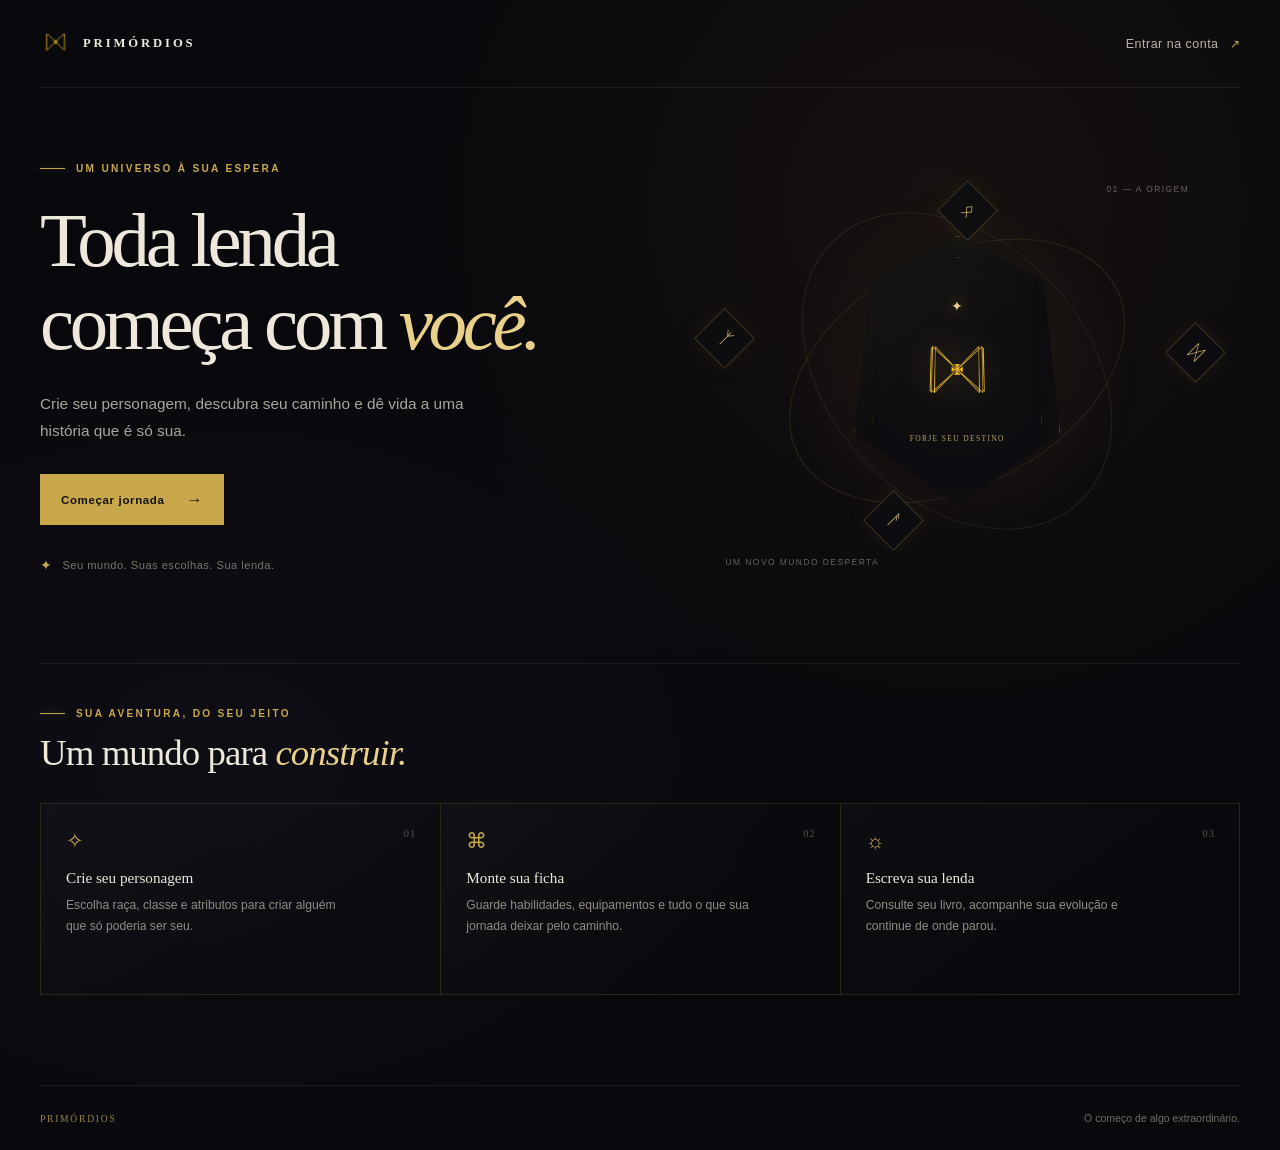
<file: index.html>
<!DOCTYPE html>
<html lang="pt-BR">
<head>
  <meta charset="UTF-8">
  <meta name="viewport" content="width=device-width, initial-scale=1.0">
  <meta name="theme-color" content="#09090d">
  <meta name="description" content="Crie seu personagem, monte sua ficha e comece sua jornada em Primórdios.">
  <title>Primórdios — Sua jornada começa aqui</title>
  <link rel="icon" href="assets/images/LogoT.png" type="image/png">
  <link rel="stylesheet" href="styles/index.css">
</head>
<body>
  <div class="site-shell">
    <header class="topbar">
      <a class="brand" href="index.html" aria-label="Primórdios — página inicial">
        <img src="assets/images/LogoT.png" alt="">
        <span>PRIMÓRDIOS</span>
      </a>
      <a class="topbar-link" href="pages/tela0.html">Entrar na conta <span aria-hidden="true">↗</span></a>
    </header>

    <main>
      <section class="hero" aria-labelledby="hero-title">
        <div class="hero-copy">
          <p class="eyebrow"><span></span> UM UNIVERSO À SUA ESPERA</p>
          <h1 id="hero-title">Toda lenda<br>começa com <em>você.</em></h1>
          <p class="hero-description">
            Crie seu personagem, descubra seu caminho e dê vida a uma história que é só sua.
          </p>
          <div class="hero-actions">
            <a class="button button-primary" id="start-link" href="pages/tela0.html">
              Começar jornada <span aria-hidden="true">→</span>
            </a>
            <a class="button button-secondary" id="continue-link" href="pages/inventario.html" hidden>
              Continuar jornada <span aria-hidden="true">↗</span>
            </a>
          </div>
          <div class="hero-note">
            <span class="note-mark" aria-hidden="true">✦</span>
            <span>Seu mundo. Suas escolhas. Sua lenda.</span>
          </div>
        </div>

        <div class="hero-art" aria-hidden="true">
          <div class="art-orbit orbit-one"></div>
          <div class="art-orbit orbit-two"></div>
          <div class="art-glow"></div>
          <div class="art-symbol symbol-fire">ᛟ</div>
          <div class="art-symbol symbol-water">ᛞ</div>
          <div class="art-symbol symbol-air">ᚨ</div>
          <div class="art-symbol symbol-earth">ᛉ</div>
          <div class="art-core">
            <span class="core-star">✦</span>
            <img src="assets/images/LogoT.png" alt="">
            <span class="core-caption">FORJE SEU DESTINO</span>
          </div>
          <span class="art-label label-top">01 — A ORIGEM</span>
          <span class="art-label label-bottom">UM NOVO MUNDO DESPERTA</span>
        </div>
      </section>

      <section class="journey" aria-labelledby="journey-title">
        <div class="section-heading">
          <p class="eyebrow"><span></span> SUA AVENTURA, DO SEU JEITO</p>
          <h2 id="journey-title">Um mundo para <em>construir.</em></h2>
        </div>
        <div class="feature-grid">
          <article class="feature-card">
            <span class="feature-number">01</span>
            <span class="feature-icon" aria-hidden="true">✧</span>
            <h3>Crie seu personagem</h3>
            <p>Escolha raça, classe e atributos para criar alguém que só poderia ser seu.</p>
          </article>
          <article class="feature-card">
            <span class="feature-number">02</span>
            <span class="feature-icon" aria-hidden="true">⌘</span>
            <h3>Monte sua ficha</h3>
            <p>Guarde habilidades, equipamentos e tudo o que sua jornada deixar pelo caminho.</p>
          </article>
          <article class="feature-card">
            <span class="feature-number">03</span>
            <span class="feature-icon" aria-hidden="true">☼</span>
            <h3>Escreva sua lenda</h3>
            <p>Consulte seu livro, acompanhe sua evolução e continue de onde parou.</p>
          </article>
        </div>
      </section>
    </main>

    <footer class="footer">
      <span>PRIMÓRDIOS</span>
      <span>O começo de algo extraordinário.</span>
    </footer>
  </div>

  <script>
    (() => {
      const comecar = document.getElementById('start-link');
      const continuar = document.getElementById('continue-link');
      try {
        const logado = JSON.parse(localStorage.getItem('primordios_logado') || 'null');
        if (!logado || typeof logado.usuario !== 'string' || !logado.usuario.trim()) return;

        const usuarios = JSON.parse(localStorage.getItem('primordios_usuarios') || '[]');
        const contaExiste = Array.isArray(usuarios) &&
          usuarios.some(usuario => usuario.usuario === logado.usuario);
        if (contaExiste) {
          comecar.href = 'pages/tela1.html';
          continuar.hidden = false;
        }
      } catch (erro) {
        console.warn('Não foi possível verificar a sessão salva.', erro);
      }
    })();
  </script>
</body>
</html>
</file>
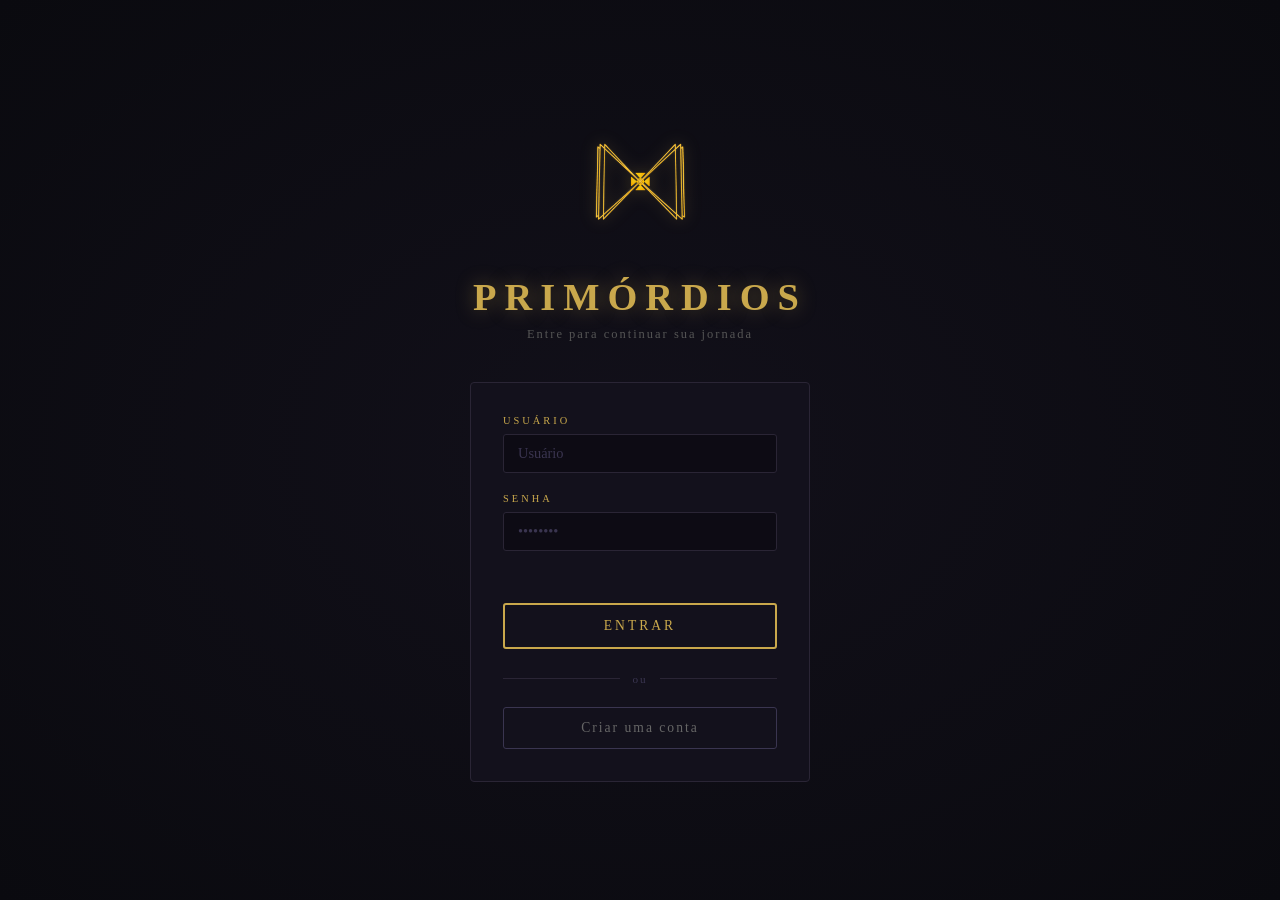
<file: pages/configuracoes.html>
﻿<!DOCTYPE html>
<html lang="pt-BR">
<head>
<meta charset="UTF-8">
<meta name="viewport" content="width=device-width, initial-scale=1.0">
<title>Primórdios — Configurações</title>
<link rel="icon" href="../assets/images/LogoT.png" type="image/png">
<link rel="stylesheet" href="../styles/global.css">
<link rel="stylesheet" href="../styles/tela1.css">
<link rel="stylesheet" href="../styles/configuracoes.css">
</head>
<body>

<!-- Navbar -->
<div id="navLogo" onclick="toggleMenu()">
  <img src="../assets/images/LogoT.png" alt="Primórdios">
  <div id="navMenu">
    <div class="nav-item" onclick="Sons.nav();window.location.href='inventario.html'"><span class="nav-item-icone">⚔</span> Inventário</div>
    <div class="nav-item" onclick="Sons.nav();novoPersonagem()"><span class="nav-item-icone">✦</span> Novo Personagem</div>
    <div class="nav-item" onclick="Sons.nav();window.location.href='livro.html'"><span class="nav-item-icone">⁂</span> Livro</div>
    <div class="nav-item" onclick="Sons.nav();window.location.href='configuracoes.html'"><span class="nav-item-icone">⚙</span> Configurações</div>
    <div class="nav-item nav-sair" onclick="Sons.back();sair()"><span class="nav-item-icone">↩</span> Sair</div>
  </div>
</div>

<section class="tela cfg-tela">
  <h1 class="titulo-tela">Configurações</h1>
  <p class="subtitulo-tela">Personalize sua experiência</p>

  <div class="cfg-wrapper">

    <!-- ===== CONTA ===== -->
    <div class="cfg-bloco">
      <div class="cfg-bloco-titulo">Conta</div>

      <div class="cfg-linha">
        <div class="cfg-linha-info">
          <span class="cfg-label">Usuário</span>
          <span class="cfg-valor" id="cfgUsuario">—</span>
        </div>
      </div>

      <div class="cfg-linha">
        <div class="cfg-linha-info">
          <span class="cfg-label">Alterar senha</span>
          <span class="cfg-valor-sub">Redefina sua senha de acesso</span>
        </div>
        <button class="cfg-btn-acao" onclick="Sons.click();abrirAlterarSenha()">Alterar</button>
      </div>

      <div class="cfg-linha cfg-linha-perigo">
        <div class="cfg-linha-info">
          <span class="cfg-label" style="color:#ff6666;">Apagar conta</span>
          <span class="cfg-valor-sub">Remove permanentemente sua conta e personagens</span>
        </div>
        <button class="cfg-btn-perigo" onclick="Sons.del();abrirApagarConta()">Apagar</button>
      </div>
    </div>

    <!-- ===== APARÊNCIA ===== -->
    <div class="cfg-bloco">
      <div class="cfg-bloco-titulo">Aparência</div>

      <div class="cfg-linha">
        <div class="cfg-linha-info">
          <span class="cfg-label">Tema</span>
          <span class="cfg-valor-sub">Alterna entre tema escuro e claro</span>
        </div>
        <div class="cfg-toggle-wrapper">
          <span class="cfg-toggle-label" id="temaLabel">Escuro</span>
          <div class="cfg-toggle" id="toggleTema" onclick="Sons.toggle();alternarTema()">
            <div class="cfg-toggle-bolinha"></div>
          </div>
        </div>
      </div>

      <div class="cfg-linha">
        <div class="cfg-linha-info">
          <span class="cfg-label">Tamanho da fonte</span>
          <span class="cfg-valor-sub">Ajuste o tamanho do texto</span>
        </div>
        <div class="cfg-fonte-controles">
          <button class="cfg-fonte-btn" onclick="alterarFonte(-1)">A−</button>
          <span class="cfg-fonte-valor" id="fonteValor">100%</span>
          <button class="cfg-fonte-btn" onclick="alterarFonte(1)">A+</button>
        </div>
      </div>

      <div class="cfg-linha">
        <div class="cfg-linha-info">
          <span class="cfg-label">Idioma</span>
          <span class="cfg-valor-sub">Idioma da interface</span>
        </div>
        <select class="cfg-select" id="cfgIdioma" onchange="salvarConfig('idioma', this.value)">
          <option value="pt-BR">Português (BR)</option>
          <option value="en">English</option>
          <option value="es">Español</option>
        </select>
      </div>
    </div>

    <!-- ===== ÁUDIO ===== -->
    <div class="cfg-bloco">
      <div class="cfg-bloco-titulo">Áudio</div>

      <div class="cfg-linha">
        <div class="cfg-linha-info">
          <span class="cfg-label">Sons de botões</span>
          <span class="cfg-valor-sub">Efeitos sonoros ao clicar</span>
        </div>
        <div class="cfg-toggle" id="toggleSons" onclick="Sons.toggle();alternarSons()">
          <div class="cfg-toggle-bolinha"></div>
        </div>
      </div>

      <!-- Player de música -->
      <div class="cfg-musica-bloco">
        <div class="cfg-linha" style="margin-bottom:16px;">
          <div class="cfg-linha-info">
            <span class="cfg-label">Música de fundo</span>
            <span class="cfg-valor-sub" id="cfgMusicaNome">Nenhuma selecionada</span>
          </div>
          <div class="cfg-toggle" id="toggleMusica" onclick="Sons.toggle();alternarMusica()">
            <div class="cfg-toggle-bolinha"></div>
          </div>
        </div>

        <!-- Volume -->
        <div class="cfg-musica-volume">
          <span class="cfg-volume-icone">🔈</span>
          <input type="range" class="cfg-slider" id="volumeSlider" min="0" max="100" value="20"
            oninput="alterarVolume(this.value)">
          <span class="cfg-volume-icone">🔊</span>
          <span class="cfg-volume-valor" id="volumeValor">20%</span>
        </div>

        <!-- Modo de reprodução -->
        <div class="cfg-musica-modo">
          <button class="cfg-modo-btn" id="btnModoUnica" onclick="setModo('unica')">
            <span>⇉</span> Mesma música
          </button>
          <button class="cfg-modo-btn" id="btnModoAleatoria" onclick="setModo('aleatoria')">
            <span>⇄</span> Aleatório
          </button>
        </div>

        <!-- Controles -->
        <div class="cfg-musica-controles">
          <button class="cfg-btn-musica" onclick="Sons.click();musicaAnterior()">⏮</button>
          <button class="cfg-btn-musica cfg-btn-play" id="btnPlayPause" onclick="Sons.click();togglePlayPause()">⏸</button>
          <button class="cfg-btn-musica" onclick="Sons.click();musicaProxima()">⏭</button>
          <button class="cfg-btn-acao" onclick="Sons.click();abrirSeletorMusica()">Trocar música</button>
        </div>

        <!-- Barra de progresso -->
        <div class="cfg-musica-progresso">
          <span class="cfg-prog-tempo" id="progAtual">0:00</span>
          <input type="range" class="cfg-slider" id="progressoSlider" min="0" max="100" value="0"
            oninput="buscarMusica(this.value)">
          <span class="cfg-prog-tempo" id="progTotal">0:00</span>
        </div>
      </div>
    </div>

  </div>
</section>

<!-- ===== POPUP ALTERAR SENHA ===== -->
<div id="popupSenha">
  <div class="cfg-popup-box">
    <div class="cfg-popup-header">
      <span class="cfg-popup-titulo">Alterar Senha</span>
      <button class="c-btn" onclick="fecharAlterarSenha()" style="color:#aaa;">✕</button>
    </div>
    <div class="campo-grupo">
      <label class="campo-label">Senha atual</label>
      <input id="senhaAtual" type="password" class="campo-input" placeholder="••••••••">
    </div>
    <div class="campo-grupo">
      <label class="campo-label">Nova senha</label>
      <input id="senhaNova" type="password" class="campo-input" placeholder="mínimo 6 caracteres">
    </div>
    <div class="campo-grupo">
      <label class="campo-label">Confirmar nova senha</label>
      <input id="senhaNovaConf" type="password" class="campo-input" placeholder="repita a nova senha">
    </div>
    <div id="senhaErro" class="form-erro"></div>
    <div id="senhaSucesso" class="form-sucesso"></div>
    <button class="btn-login" onclick="salvarNovaSenha()">Salvar</button>
  </div>
</div>

<!-- ===== POPUP APAGAR CONTA ===== -->
<div id="popupApagarConta">
  <div class="cfg-popup-box" style="text-align:center;">
    <div style="font-size:2rem;color:#ff4444;margin-bottom:14px;text-shadow:0 0 20px #ff444466;">⚠</div>
    <div class="cfg-popup-titulo" style="color:#ff6666;margin-bottom:8px;">Apagar Conta</div>
    <div style="font-size:0.78rem;color:#666;line-height:1.7;margin-bottom:24px;">
      Todos os seus personagens e dados serão apagados permanentemente.<br>Esta ação não pode ser desfeita.
    </div>
    <div id="apagarErro" class="form-erro" style="text-align:center;"></div>
    <div class="campo-grupo">
      <label class="campo-label">Digite sua senha para confirmar</label>
      <input id="apagarSenha" type="password" class="campo-input" placeholder="••••••••">
    </div>
    <div style="display:flex;gap:12px;margin-top:16px;">
      <button class="cfg-btn-acao" style="flex:1;" onclick="fecharApagarConta()">Cancelar</button>
      <button class="cfg-btn-perigo" style="flex:1;" onclick="confirmarApagarConta()">Apagar tudo</button>
    </div>
  </div>
</div>

<!-- ===== POPUP SELETOR DE MÚSICA ===== -->
<div id="popupMusica">
  <div class="cfg-popup-box">
    <div class="cfg-popup-header">
      <span class="cfg-popup-titulo">Selecionar Música</span>
      <button class="c-btn" onclick="fecharSeletorMusica()" style="color:#aaa;">✕</button>
    </div>
    <div id="listaMusicasPopup"></div>
  </div>
</div>

<audio id="audioPlayer"></audio>

<script src="../scripts/estado.js"></script>
<script src="../scripts/sons.js"></script>
<script>
  // ===== NAVBAR =====
  const logoImg = document.querySelector('#navLogo img');
  logoImg.classList.add('logo-entrada');
  logoImg.addEventListener('animationend', () => {
    logoImg.classList.remove('logo-entrada');
    logoImg.classList.remove('logo-girar');
  });
  function toggleMenu() {
    Sons.toggle();
    logoImg.classList.remove('logo-girar');
    void logoImg.offsetWidth;
    logoImg.classList.add('logo-girar');
    document.getElementById('navMenu').classList.toggle('aberto');
  }
  document.addEventListener('click', e => {
    if (!document.getElementById('navLogo').contains(e.target))
      document.getElementById('navMenu').classList.remove('aberto');
  });
  function sair() {
    localStorage.removeItem('primordios_logado');
    window.location.href = 'tela0.html';
  }

  function novoPersonagem() {
    Object.assign(estado, {
      personagem: null, classe: null, nivel: 1, caminho: null,
      constancias: { Vigor: 0, Destreza: 0, Sabedoria: 0, 'Intelig\u00eancia': 0, 'For\u00e7a': 0, Carisma: 0 },
      constanciasEscolhidas: [], arma: null, armadura: null, acessorio: null, acessoriosEquipados: {}, acessoriosCargas: {}, talentos: [], nomePersonagem: ''
    });
    salvarEstado();
    window.location.href = 'tela1.html';
  }

  // ===== CONFIG =====
  const MUSICAS = [
    { nome: 'Espera',            arquivo: '../assets/audio/Espera.mp3' },
    { nome: 'Na Minha Floresta', arquivo: '../assets/audio/NaMinhaFloresta.mp3' },
    { nome: 'Brisa Em Waterfall', arquivo: '../assets/audio/BrisaEmWaterfall.mp3' },
    { nome: 'Gustas',            arquivo: '../assets/audio/Gustas.mp3' },
    { nome: 'O Monarca',         arquivo: '../assets/audio/OMonarca.mp3' },
    { nome: 'Minha Dimensão',    arquivo: '../assets/audio/MinhaDImensão.mp3' },
    { nome: 'O Rei',             arquivo: '../assets/audio/ORei.mp3' },
  ];

  let config = {
    tema: 'escuro',
    fonte: 100,
    idioma: 'pt-BR',
    sons: true,
    musicaAtiva: false,
    musicaIdx: 0,
    volume: 20,
    modo: 'unica'
  };

  function carregarConfig() {
    const salvo = localStorage.getItem('primordios_config');
    if (salvo) Object.assign(config, JSON.parse(salvo));
  }

  function salvarConfig(chave, valor) {
    config[chave] = valor;
    localStorage.setItem('primordios_config', JSON.stringify(config));
  }

  function aplicarConfig() {
    // Tema
    document.body.classList.toggle('tema-claro', config.tema === 'claro');
    document.getElementById('toggleTema').classList.toggle('ativo', config.tema === 'claro');
    document.getElementById('temaLabel').textContent = config.tema === 'claro' ? 'Claro' : 'Escuro';

    // Fonte
    document.documentElement.style.fontSize = config.fonte + '%';
    document.getElementById('fonteValor').textContent = config.fonte + '%';

    // Idioma
    document.getElementById('cfgIdioma').value = config.idioma;

    // Sons
    document.getElementById('toggleSons').classList.toggle('ativo', config.sons);

    // Música (UI apenas, sem iniciar o audio aqui)
    document.getElementById('toggleMusica').classList.toggle('ativo', config.musicaAtiva);
    document.getElementById('volumeSlider').value = config.volume;
    document.getElementById('volumeValor').textContent = config.volume + '%';
    atualizarBotoesPlayer();
    setModoVisual(config.modo);
    const m = MUSICAS[config.musicaIdx];
    if (m) document.getElementById('cfgMusicaNome').textContent = m.nome;
  }

  // ===== TEMA =====
  function alternarTema() {
    config.tema = config.tema === 'escuro' ? 'claro' : 'escuro';
    salvarConfig('tema', config.tema);
    aplicarConfig();
  }

  // ===== FONTE =====
  function alterarFonte(delta) {
    config.fonte = Math.min(140, Math.max(80, config.fonte + delta * 10));
    salvarConfig('fonte', config.fonte);
    document.documentElement.style.fontSize = config.fonte + '%';
    document.getElementById('fonteValor').textContent = config.fonte + '%';
  }

  // ===== SONS =====
  function alternarSons() {
    salvarConfig('sons', !config.sons);
    document.getElementById('toggleSons').classList.toggle('ativo', config.sons);
  }

  // ===== MÚSICA =====
  const audio = document.getElementById('audioPlayer');

  function carregarMusicaAtual(retomar) {
    const m = MUSICAS[config.musicaIdx];
    if (!m) return;
    const pos = retomar ? parseFloat(sessionStorage.getItem('primordios_audio_pos') || '0') : 0;
    audio.src = m.arquivo;
    audio.volume = config.volume / 100;
    document.getElementById('cfgMusicaNome').textContent = m.nome;
    audio.addEventListener('canplay', () => {
      if (pos > 0) audio.currentTime = pos;
      if (config.musicaAtiva) audio.play().catch(() => {});
      atualizarBotoesPlayer();
    }, { once: true });
  }

  // Salva posição continuamente para o audio.js reaproveitar
  audio.addEventListener('timeupdate', () => {
    if (!audio.paused && audio.duration)
      sessionStorage.setItem('primordios_audio_pos', audio.currentTime);
  });

  window.addEventListener('beforeunload', () => {
    if (!audio.paused && audio.duration)
      sessionStorage.setItem('primordios_audio_pos', audio.currentTime);
  });

  function alternarMusica() {
    salvarConfig('musicaAtiva', !config.musicaAtiva);
    document.getElementById('toggleMusica').classList.toggle('ativo', config.musicaAtiva);
    if (config.musicaAtiva) { carregarMusicaAtual(false); }
    else { audio.pause(); }
    atualizarBotoesPlayer();
  }

  function alterarVolume(val) {
    config.volume = parseInt(val);
    salvarConfig('volume', config.volume);
    audio.volume = config.volume / 100;
    document.getElementById('volumeValor').textContent = config.volume + '%';
  }

  function setModo(modo) {
    salvarConfig('modo', modo);
    setModoVisual(modo);
  }

  function setModoVisual(modo) {
    document.getElementById('btnModoUnica').classList.toggle('ativo', modo === 'unica');
    document.getElementById('btnModoAleatoria').classList.toggle('ativo', modo === 'aleatoria');
  }

  function togglePlayPause() {
    if (audio.paused) { audio.play(); salvarConfig('musicaAtiva', true); }
    else              { audio.pause(); salvarConfig('musicaAtiva', false); }
    atualizarBotoesPlayer();
  }

  function atualizarBotoesPlayer() {
    document.getElementById('btnPlayPause').textContent = audio.paused ? '▶' : '⏸';
  }

  function musicaProxima() {
    if (config.modo === 'aleatoria') config.musicaIdx = Math.floor(Math.random() * MUSICAS.length);
    else config.musicaIdx = (config.musicaIdx + 1) % MUSICAS.length;
    salvarConfig('musicaIdx', config.musicaIdx);
    sessionStorage.removeItem('primordios_audio_pos');
    carregarMusicaAtual(false);
  }

  function musicaAnterior() {
    config.musicaIdx = (config.musicaIdx - 1 + MUSICAS.length) % MUSICAS.length;
    salvarConfig('musicaIdx', config.musicaIdx);
    sessionStorage.removeItem('primordios_audio_pos');
    carregarMusicaAtual(false);
  }

  function buscarMusica(val) {
    if (audio.duration) audio.currentTime = (val / 100) * audio.duration;
  }

  // Progresso
  audio.addEventListener('timeupdate', () => {
    if (!audio.duration) return;
    const pct = (audio.currentTime / audio.duration) * 100;
    document.getElementById('progressoSlider').value = pct;
    document.getElementById('progAtual').textContent = formatarTempo(audio.currentTime);
    document.getElementById('progTotal').textContent  = formatarTempo(audio.duration);
  });

  audio.addEventListener('ended', () => {
    if (config.modo === 'aleatoria') musicaProxima();
    else if (config.modo === 'unica') { audio.currentTime = 0; audio.play(); }
  });

  audio.addEventListener('play',  atualizarBotoesPlayer);
  audio.addEventListener('pause', atualizarBotoesPlayer);

  function formatarTempo(s) {
    const m = Math.floor(s / 60);
    const seg = Math.floor(s % 60);
    return m + ':' + String(seg).padStart(2, '0');
  }

  // ===== SELETOR DE MÚSICA =====
  function abrirSeletorMusica() {
    const lista = document.getElementById('listaMusicasPopup');
    lista.innerHTML = '';
    MUSICAS.forEach((m, i) => {
      const div = document.createElement('div');
      div.className = 'cfg-musica-item' + (i === config.musicaIdx ? ' ativo' : '');
      div.innerHTML = `<span class="cfg-musica-item-icone">♪</span> ${m.nome}`;
      div.onclick = () => {
        config.musicaIdx = i;
        salvarConfig('musicaIdx', i);
        sessionStorage.removeItem('primordios_audio_pos');
        carregarMusicaAtual(false);
        fecharSeletorMusica();
      };
      lista.appendChild(div);
    });
    document.getElementById('popupMusica').classList.add('aberto');
  }
  function fecharSeletorMusica() {
    document.getElementById('popupMusica').classList.remove('aberto');
  }

  // ===== ALTERAR SENHA =====
  function abrirAlterarSenha() { document.getElementById('popupSenha').classList.add('aberto'); }
  function fecharAlterarSenha() { document.getElementById('popupSenha').classList.remove('aberto'); }

  function salvarNovaSenha() {
    const atual  = document.getElementById('senhaAtual').value;
    const nova   = document.getElementById('senhaNova').value;
    const conf   = document.getElementById('senhaNovaConf').value;
    const erroEl = document.getElementById('senhaErro');
    const sucEl  = document.getElementById('senhaSucesso');
    erroEl.textContent = ''; sucEl.textContent = '';

    const user    = JSON.parse(localStorage.getItem('primordios_logado') || 'null');
    const usuarios = JSON.parse(localStorage.getItem('primordios_usuarios') || '[]');
    const idx     = usuarios.findIndex(u => u.usuario === user.usuario);
    if (idx === -1) { erroEl.textContent = 'Usuário não encontrado.'; return; }
    if (usuarios[idx].senha !== atual) { Sons.error(); erroEl.textContent = 'Senha atual incorreta.'; return; }
    if (nova.length < 6)  { Sons.error(); erroEl.textContent = 'Nova senha deve ter ao menos 6 caracteres.'; return; }
    if (nova !== conf)    { Sons.error(); erroEl.textContent = 'As senhas não coincidem.'; return; }

    usuarios[idx].senha = nova;
    localStorage.setItem('primordios_usuarios', JSON.stringify(usuarios));
    Sons.success();
    sucEl.textContent = '✦ Senha alterada com sucesso!';
    setTimeout(() => fecharAlterarSenha(), 1500);
  }

  // ===== APAGAR CONTA =====
  function abrirApagarConta() { document.getElementById('popupApagarConta').classList.add('aberto'); }
  function fecharApagarConta() { document.getElementById('popupApagarConta').classList.remove('aberto'); }

  function confirmarApagarConta() {
    const senha   = document.getElementById('apagarSenha').value;
    const erroEl  = document.getElementById('apagarErro');
    erroEl.textContent = '';
    const user    = JSON.parse(localStorage.getItem('primordios_logado') || 'null');
    const usuarios = JSON.parse(localStorage.getItem('primordios_usuarios') || '[]');
    const idx     = usuarios.findIndex(u => u.usuario === user.usuario);
    if (idx === -1 || usuarios[idx].senha !== senha) { erroEl.textContent = 'Senha incorreta.'; return; }
    usuarios.splice(idx, 1);
    localStorage.setItem('primordios_usuarios', JSON.stringify(usuarios));
    localStorage.removeItem('primordios_personagens_' + user.usuario);
    localStorage.removeItem('primordios_logado');
    sessionStorage.clear();
    window.location.href = 'tela0.html';
  }

  // Fecha popups ao clicar fora
  ['popupSenha','popupApagarConta','popupMusica'].forEach(id => {
    document.getElementById(id).addEventListener('click', function(e) {
      if (e.target === this) this.classList.remove('aberto');
    });
  });

  // ===== INIT =====
  window.addEventListener('load', () => {
    const user = JSON.parse(localStorage.getItem('primordios_logado') || 'null');
    if (!user) { window.location.href = 'tela0.html'; return; }
    document.getElementById('cfgUsuario').textContent = user.usuario;
    carregarConfig();
    aplicarConfig();
    // Retoma a posição salva pelo audio.js
    if (config.musicaAtiva) carregarMusicaAtual(true);
  });
</script>
</body>
</html>
</file>
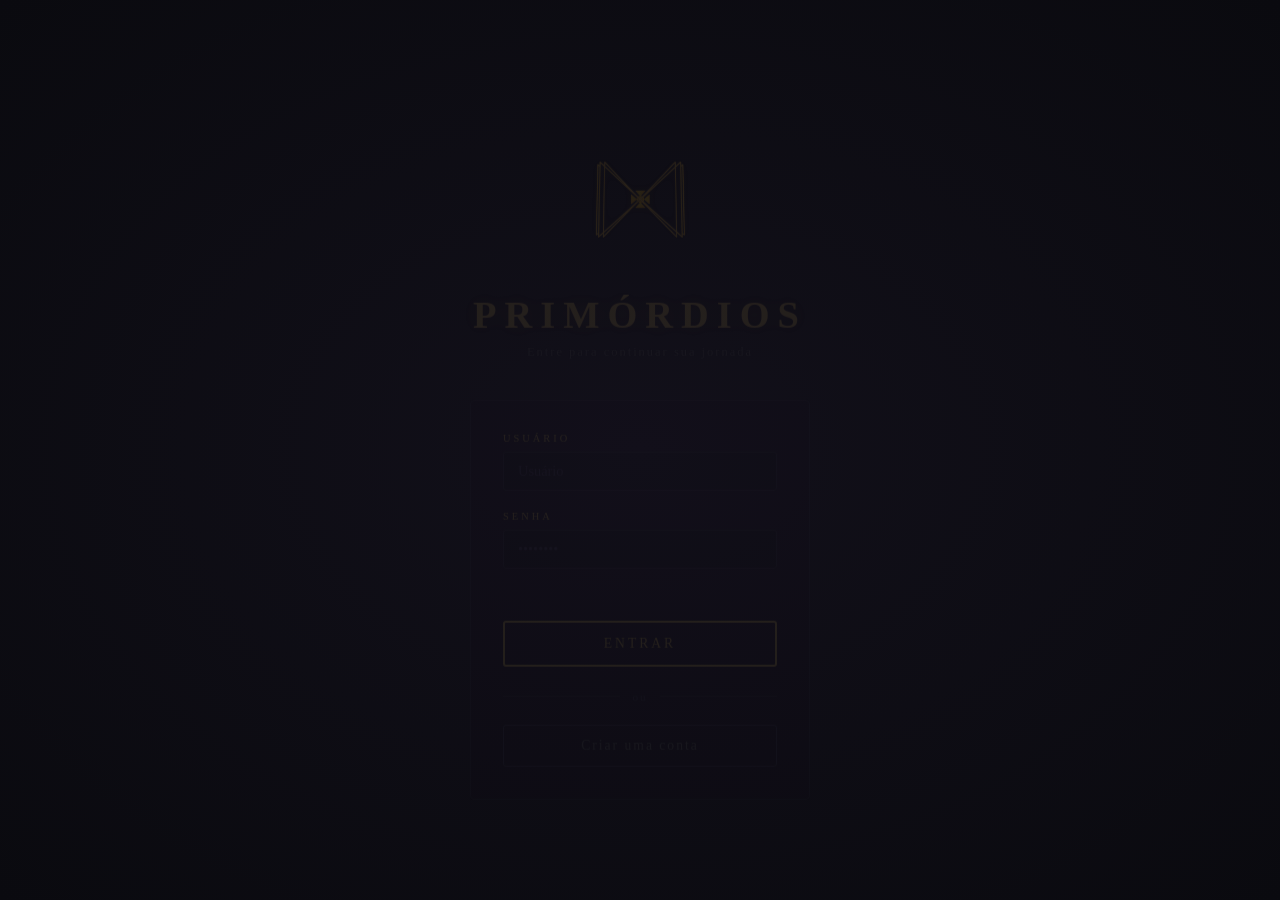
<file: pages/inventario.html>
﻿<!DOCTYPE html>
<html lang="pt-BR">
<head>
<meta charset="UTF-8">
<meta name="viewport" content="width=device-width, initial-scale=1.0">
<title>Primórdios — Inventário</title>
<link rel="icon" href="../assets/images/LogoT.png" type="image/png">
<link rel="stylesheet" href="../styles/global.css">
<link rel="stylesheet" href="../styles/tela1.css">
<link rel="stylesheet" href="../styles/inventario.css">
</head>
<body>

<!-- Navbar -->
<div id="navLogo" onclick="toggleMenu()">
  <img src="../assets/images/LogoT.png" alt="Primórdios">
  <div id="navMenu">
    <div class="nav-item" onclick="Sons.nav();window.location.href='inventario.html'"><span class="nav-item-icone">⚔</span> Inventário</div>
    <div class="nav-item" onclick="Sons.nav();novoPersonagem()"><span class="nav-item-icone">✦</span> Novo Personagem</div>
    <div class="nav-item" onclick="Sons.nav();window.location.href='livro.html'"><span class="nav-item-icone">⁂</span> Livro</div>
    <div class="nav-item" onclick="Sons.nav();window.location.href='configuracoes.html'"><span class="nav-item-icone">⚙</span> Configurações</div>
    <div class="nav-item nav-sair" onclick="Sons.back();sair()"><span class="nav-item-icone">↩</span> Sair</div>
  </div>
</div>

<!-- Tela principal -->
<section class="tela inv-tela">
  <h1 class="titulo-tela">Inventário</h1>
  <p class="subtitulo-tela">Seus personagens</p>

  <div id="controlesPersonagens" class="inv-controles" hidden>
    <label class="inv-busca">
      <span>Buscar personagem</span>
      <input id="buscaPersonagem" type="search" placeholder="Nome, classe ou descrição" oninput="renderLista()">
    </label>
    <label class="inv-ordenacao">
      <span>Ordenar por</span>
      <select id="ordenacaoPersonagens" onchange="renderLista()">
        <option value="recentes">Mais recentes</option>
        <option value="nome-asc">Nome (A–Z)</option>
        <option value="nome-desc">Nome (Z–A)</option>
        <option value="nivel-desc">Nível (maior primeiro)</option>
      </select>
    </label>
    <p id="resumoPersonagens" class="inv-resumo" aria-live="polite"></p>
  </div>
  <div id="listaPersonagens" class="inv-grid"></div>
</section>

<!-- ===== POPUP CONFIRMAR DELETE ===== -->
<div id="popupDelete">
  <div class="popup-delete-box">
    <div class="popup-delete-icone">⚠</div>
    <div class="popup-delete-titulo">Tem certeza?</div>
    <div class="popup-delete-sub">Esta ação é irreversível. O personagem será apagado permanentemente.</div>
    <div class="popup-delete-acoes">
      <button class="popup-delete-btn-cancelar" onclick="Sons.back();fecharDelete()">Cancelar</button>
      <button class="popup-delete-btn-confirmar" onclick="Sons.del();confirmarDelete()">Apagar</button>
    </div>
  </div>
</div>

<script src="../scripts/estado.js"></script>
<script src="../scripts/audio.js"></script>
<script src="../scripts/sons.js"></script>
<script>
  // ===== NAVBAR =====
  const logoImg = document.querySelector('#navLogo img');
  logoImg.classList.add('logo-entrada');
  logoImg.addEventListener('animationend', () => {
    logoImg.classList.remove('logo-entrada');
    logoImg.classList.remove('logo-girar');
  });

  function toggleMenu() {
    Sons.toggle();
    logoImg.classList.remove('logo-girar');
    void logoImg.offsetWidth;
    logoImg.classList.add('logo-girar');
    document.getElementById('navMenu').classList.toggle('aberto');
  }

  document.addEventListener('click', e => {
    if (!document.getElementById('navLogo').contains(e.target))
      document.getElementById('navMenu').classList.remove('aberto');
  });

  function sair() {
    localStorage.removeItem('primordios_logado');
    window.location.href = 'tela0.html';
  }

  // ===== PERSONAGENS =====
  function getUsuarioLogado() {
    const s = localStorage.getItem('primordios_logado');
    return s ? JSON.parse(s).usuario : null;
  }

  function getPersonagens() {
    const user = getUsuarioLogado();
    if (!user) return [];
    return JSON.parse(localStorage.getItem('primordios_personagens_' + user) || '[]');
  }

  function salvarPersonagens(lista) {
    const user = getUsuarioLogado();
    if (!user) return;
    localStorage.setItem('primordios_personagens_' + user, JSON.stringify(lista));
  }

  // ===== RENDER LISTA =====
  function renderLista() {
    const container = document.getElementById('listaPersonagens');
    const personagens = getPersonagens();
    const controles = document.getElementById('controlesPersonagens');
    const busca = document.getElementById('buscaPersonagem').value.trim();
    const termo = busca.normalize('NFD').replace(/[\u0300-\u036f]/g, '').toLocaleLowerCase('pt-BR');
    const ordenacao = document.getElementById('ordenacaoPersonagens').value;
    container.innerHTML = '';
    controles.hidden = personagens.length === 0;
    document.getElementById('resumoPersonagens').textContent =
      `${personagens.length} ${personagens.length === 1 ? 'personagem' : 'personagens'}`;

    if (personagens.length === 0) {
      container.innerHTML = `
        <div class="inv-vazio">
          <div class="inv-vazio-icone">✦</div>
          <div class="inv-vazio-texto">Nenhum personagem criado ainda.</div>
          <div class="inv-vazio-sub">Clique em "Novo Personagem" para começar.</div>
        </div>`;
      return;
    }

    const encontrados = personagens
      .map((personagem, indice) => ({ personagem, indice }))
      .filter(({ personagem }) => {
        const campos = [personagem.nomePersonagem, personagem.classe, personagem.desc];
        const texto = campos.filter(campo => typeof campo === 'string').join(' ')
          .normalize('NFD').replace(/[\u0300-\u036f]/g, '').toLocaleLowerCase('pt-BR');
        return texto.includes(termo);
      });

    encontrados.sort((a, b) => {
      if (ordenacao === 'nome-asc' || ordenacao === 'nome-desc') {
        const comparacao = (a.personagem.nomePersonagem || '').localeCompare(
          b.personagem.nomePersonagem || '', 'pt-BR', { sensitivity: 'base' }
        );
        return ordenacao === 'nome-asc' ? comparacao : -comparacao;
      }
      if (ordenacao === 'nivel-desc') {
        return (Number(b.personagem.nivel) || 0) - (Number(a.personagem.nivel) || 0);
      }
      return b.indice - a.indice;
    });

    const resumo = document.getElementById('resumoPersonagens');
    resumo.textContent = busca
      ? `${encontrados.length} de ${personagens.length} ${personagens.length === 1 ? 'personagem encontrado' : 'personagens encontrados'}`
      : `${personagens.length} ${personagens.length === 1 ? 'personagem' : 'personagens'}`;

    if (encontrados.length === 0) {
      container.innerHTML = `
        <div class="inv-vazio">
          <div class="inv-vazio-icone">⌕</div>
          <div class="inv-vazio-texto">Nenhum personagem encontrado.</div>
          <div class="inv-vazio-sub">Tente buscar por outro nome, classe ou descrição.</div>
        </div>`;
      return;
    }

    encontrados.forEach(({ personagem: p, indice: idx }) => {
      const card = document.createElement('div');
      card.className = 'inv-card';
      card.innerHTML = `
        <div class="inv-card-foto" onclick="abrirFicha(${idx})">
          ${p.foto
            ? `<img src="${p.foto}" alt="${p.nomePersonagem}">`
            : `<div class="inv-card-foto-vazia">✦</div>`}
        </div>
        <div class="inv-card-info" onclick="abrirFicha(${idx})">
          <div class="inv-card-nome">${p.nomePersonagem || '—'}</div>
          <div class="inv-card-classe">${p.classe || ''} ${p.nivel ? '· Nível ' + p.nivel : ''}</div>
          <div class="inv-card-desc">${p.desc || 'Sem descrição.'}</div>
        </div>
        <div class="inv-card-acoes">
          <button class="inv-btn-ver" onclick="Sons.confirm();abrirFicha(${idx})">Ver Ficha</button>
          <button class="inv-btn-del" onclick="Sons.del();abrirDelete(${idx})">✕</button>
        </div>`;
      container.appendChild(card);
    });
  }

  // ===== FICHA =====
  function abrirFicha(idx) {
    const personagens = getPersonagens();
    const p = personagens[idx];
    if (!p || !p.estadoCompleto || !p.estadoCompleto.classe) return;

    restaurarDadosFicha(p);

    window.location.href = 'tela5.html';
  }

  // ===== DELETE =====
  let _idxParaDeletar = null;

  function abrirDelete(idx) {
    _idxParaDeletar = idx;
    document.getElementById('popupDelete').classList.add('aberto');
  }

  function fecharDelete() {
    _idxParaDeletar = null;
    document.getElementById('popupDelete').classList.remove('aberto');
  }

  function confirmarDelete() {
    if (_idxParaDeletar === null) return;
    const lista = getPersonagens();
    lista.splice(_idxParaDeletar, 1);
    salvarPersonagens(lista);
    fecharDelete();
    renderLista();
  }

  document.getElementById('popupDelete').addEventListener('click', function(e) {
    if (e.target === this) fecharDelete();
  });

function novoPersonagem() {
    sessionStorage.removeItem('primordios_estado');
    window.location.href = 'tela1.html';
  }

  window.addEventListener('load', () => {
    if (!getUsuarioLogado()) { window.location.href = 'tela0.html'; return; }
    renderLista();
  });
</script>
</body>
</html>
</file>
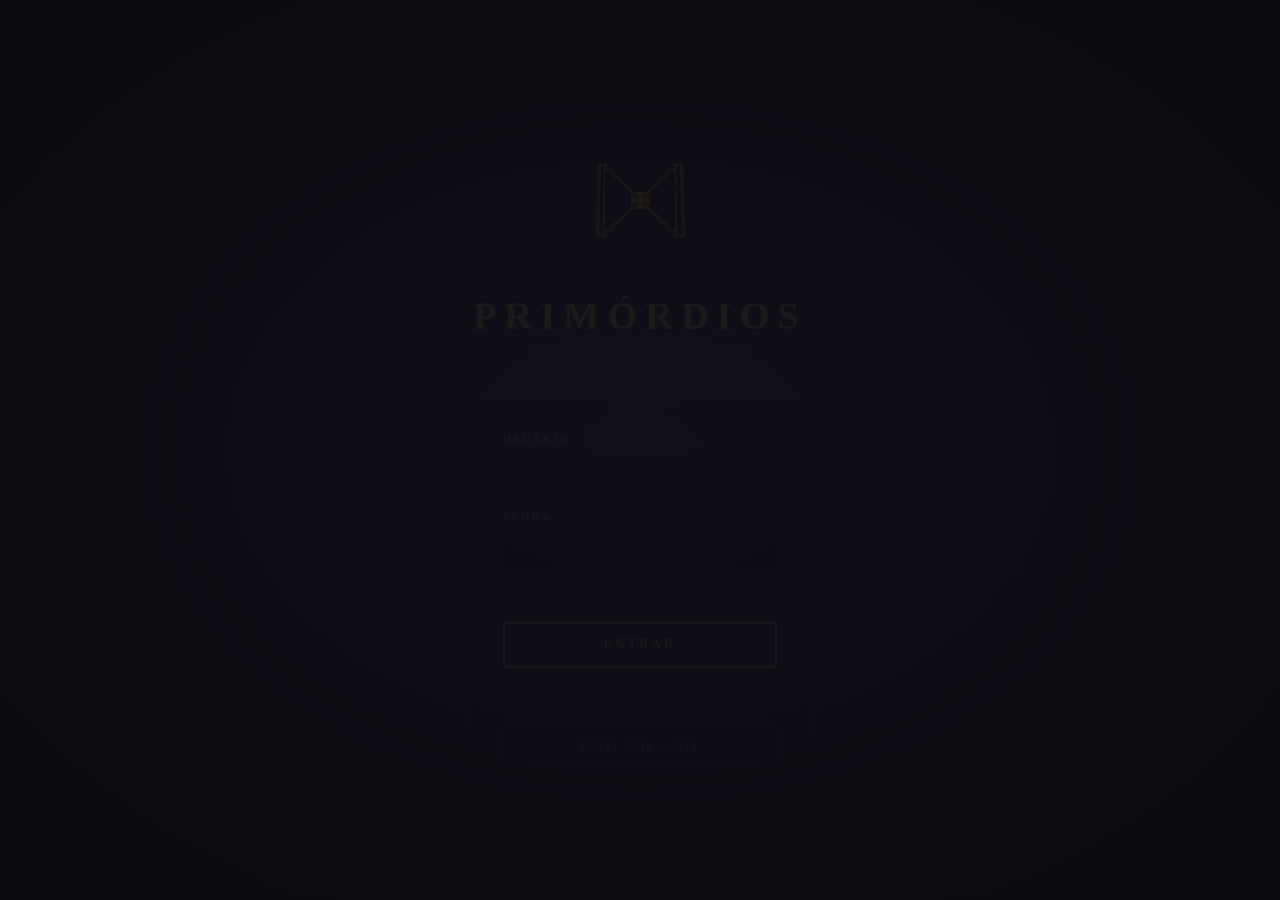
<file: pages/livro.html>
﻿<!DOCTYPE html>
<html lang="pt-BR">
<head>
<meta charset="UTF-8">
<meta name="viewport" content="width=device-width, initial-scale=1.0">
<title>Primórdios — Livro do Sistema</title>
<link rel="icon" href="../assets/images/LogoT.png" type="image/png">
<link rel="stylesheet" href="../styles/global.css">
<link rel="stylesheet" href="../styles/tela1.css">
<link rel="stylesheet" href="../styles/livro.css">
</head>
<body>

<div id="navLogo" onclick="toggleMenu()">
  <img src="../assets/images/LogoT.png" alt="Primórdios">
  <div id="navMenu">
    <div class="nav-item" onclick="Sons.nav();window.location.href='inventario.html'"><span class="nav-item-icone">⚔</span> Inventário</div>
    <div class="nav-item" onclick="Sons.nav();novoPersonagem()"><span class="nav-item-icone">✦</span> Novo Personagem</div>
    <div class="nav-item" onclick="Sons.nav();window.location.href='livro.html'"><span class="nav-item-icone">⁂</span> Livro</div>
    <div class="nav-item" onclick="Sons.nav();window.location.href='configuracoes.html'"><span class="nav-item-icone">⚙</span> Configurações</div>
    <div class="nav-item nav-sair" onclick="Sons.back();sair()"><span class="nav-item-icone">↩</span> Sair</div>
  </div>
</div>

<div class="livro-wrapper">

  <!-- Cabeçalho -->
  <div class="livro-header">
    <div class="livro-header-titulo">⁂ Livro dos Primórdios</div>
    <div class="livro-header-sub">Regras, classes, habilidades e equipamentos do sistema</div>
    <div class="livro-pesquisa-wrapper">
      <input id="campoPesquisa" class="livro-pesquisa" type="text" placeholder="Pesquisar no livro..." oninput="pesquisar(this.value)" autocomplete="off">
      <span class="livro-pesquisa-icone">⌕</span>
    </div>
  </div>

  <!-- Abas -->
  <div class="livro-abas" id="libroAbas">
    <button class="livro-aba ativo" onclick="mudarAba('termos', this)">Termos</button>
    <button class="livro-aba" onclick="mudarAba('combate', this)">Combate</button>
    <button class="livro-aba" onclick="mudarAba('condicoes', this)">Condições</button>
    <button class="livro-aba" onclick="mudarAba('racas', this)">Raças</button>
    <button class="livro-aba" onclick="mudarAba('linguas', this)">Línguas</button>
    <button class="livro-aba" onclick="mudarAba('magias', this)">Magias</button>
    <button class="livro-aba" onclick="mudarAba('ficha', this)">Ficha</button>
    <button class="livro-aba" onclick="mudarAba('regras', this)">Regras</button>
    <button class="livro-aba" onclick="mudarAba('classes', this)">Classes</button>
    <button class="livro-aba" onclick="mudarAba('habilidades', this)">Habilidades</button>
    <button class="livro-aba" onclick="mudarAba('armas', this)">Armas</button>
    <button class="livro-aba" onclick="mudarAba('armaduras', this)">Armaduras</button>
    <button class="livro-aba" onclick="mudarAba('acessorios', this)">Acessórios</button>
  </div>

  <!-- Conteúdo -->
  <div class="livro-conteudo" id="livroConteudo"></div>

</div>

<script src="../scripts/estado.js"></script>
<script src="../scripts/audio.js"></script>
<script src="../scripts/sons.js"></script>
<script src="../scripts/itens.js"></script>
<script src="../scripts/habilidades.js"></script>
<script src="../scripts/livro-dados.js"></script>
<script>
  // ===== NAVBAR =====
  const logoImg = document.querySelector('#navLogo img');
  logoImg.classList.add('logo-entrada');
  logoImg.addEventListener('animationend', () => {
    logoImg.classList.remove('logo-entrada');
    logoImg.classList.remove('logo-girar');
  });
  function toggleMenu() {
    Sons.toggle();
    logoImg.classList.remove('logo-girar');
    void logoImg.offsetWidth;
    logoImg.classList.add('logo-girar');
    document.getElementById('navMenu').classList.toggle('aberto');
  }
  document.addEventListener('click', e => {
    if (!document.getElementById('navLogo').contains(e.target))
      document.getElementById('navMenu').classList.remove('aberto');
  });
  function sair() { localStorage.removeItem('primordios_logado'); window.location.href = 'tela0.html'; }
  function novoPersonagem() { sessionStorage.removeItem('primordios_estado'); window.location.href = 'tela1.html'; }

  // ===== DADOS DAS ABAS =====
  let abaAtiva = 'termos';

  const REGRAS = [
    {
      titulo: 'Atributos & Constâncias',
      texto: `O sistema usa 6 atributos principais: <strong>Vigor, Destreza, Sabedoria, Inteligência, Força e Carisma</strong>. Cada atributo concede um bônus calculado pela fórmula: <em>bônus = ⌊pontos ÷ 2⌋</em> (mínimo 0, somente com 2+ pontos).<br><br>
      As <strong>Constâncias</strong> são habilidades derivadas de cada atributo — por exemplo, Carisma engloba Persuasão, Lábia, Enganação, Vontade, Atuação e Intimidação. O valor de uma constância é igual ao bônus do atributo pai, somado ao Bônus de Classe quando aplicável.<br><br>
      Constâncias são os conhecimentos acumulados de uma criatura, áreas específicas de seu conhecimento, onde podem se especializar e melhorar ao longo do tempo. Algumas constâncias possuem efeitos especiais dependendo do grau de treinamento.<br><br>

      <div style="font-size:0.65rem;letter-spacing:3px;color:#c9a84c;margin:14px 0 6px;">CARISMA — Persuasão · Lábia · Enganação · Vontade · Atuação · Intimidação</div>
      <em style="font-size:0.72rem;color:#666;">Capacidade de influenciar os outros por presença, eloquência, empatia ou imponência.</em><br><br>

      <strong>Atuação</strong><br>
      <span style="font-size:0.78rem;color:#aaa;">Encenação:</span> CD 14+ para público comum, CD 17+ para plateias cultas ou hostis.<br>
      <span style="font-size:0.78rem;color:#aaa;">Personificação:</span> Se passar por outra pessoa. CD 17; CD 20 se o alvo tiver motivo para desconfiar.<br>
      <span style="font-size:0.78rem;color:#aaa;">Ritmo Cativante:</span> Alterar o humor do público após 1 min. CD 17 em grupos pequenos, CD 20+ em multidões.<br>
      <span style="font-size:0.78rem;color:#c9a84c88;">✦ Eco de Máscaras (Profissional):</span> Mantém falsa persona por 1 cena, +2 em testes de Carisma relacionados ao papel.<br><br>

      <strong>Enganação</strong><br>
      <span style="font-size:0.78rem;color:#aaa;">Mentir:</span> CD 14 para simples, CD 17 para elaboradas, CD 20+ para contraditórias.<br>
      <span style="font-size:0.78rem;color:#aaa;">Falsificação Verbal:</span> Imitar estilo de fala ou simular emoção falsa. CD 16+. Pode ser resistido por Intuição.<br>
      <span style="font-size:0.78rem;color:#aaa;">Ludibriar:</span> Distrair alguém com palavras enquanto realiza outra ação. CD 18+ para alvos focados.<br>
      <span style="font-size:0.78rem;color:#c9a84c88;">✦ Lábia de Prata (Mestre):</span> 1×/descanso curto, transforma uma falha em sucesso simples em teste de enganação verbal.<br><br>

      <strong>Intimidação</strong><br>
      <span style="font-size:0.78rem;color:#aaa;">Ameaça:</span> CD 16 para civis, CD 19+ para figuras treinadas ou resistentes.<br>
      <span style="font-size:0.78rem;color:#aaa;">Olhar Imponente:</span> Apenas com presença, sem fala. CD 16 ao alvo.<br>
      <span style="font-size:0.78rem;color:#aaa;">Quebrar Moral:</span> Hesitação ou rendição em combate. CD 18+. Não afeta criaturas sem mente ou medo.<br>
      <span style="font-size:0.78rem;color:#c9a84c88;">✦ Aura Amedrontadora (Profissional):</span> 1×/descanso — todos inimigos a 9m fazem Sabedoria CD = 10 + bônus de Intimidação ou ficam amedrontados por 1 rodada.<br><br>

      <strong>Lábia</strong><br>
      <span style="font-size:0.78rem;color:#aaa;">Papo Mole:</span> Suavizar tensões ou sair de enrascadas. CD 15 para NPCs comuns, CD 18+ com hostis.<br>
      <span style="font-size:0.78rem;color:#aaa;">Negociação:</span> Melhores condições em barganhas. CD 16–20 conforme a situação.<br>
      <span style="font-size:0.78rem;color:#aaa;">Sedução Verbal:</span> Encantar ou seduzir um alvo. CD baseada na resistência do alvo (10+).<br>
      <span style="font-size:0.78rem;color:#c9a84c88;">✦ Palavra de Açúcar (Aspirante):</span> 1×/descanso, vantagem em Lábia ao convencer um único alvo em conversa particular.<br>
      <span style="font-size:0.78rem;color:#c9a84c88;">✦ Encanto Desarmante (Mestre):</span> 1×/cena — alvo faz Vontade CD = 8 + Lábia (sua) ou fica relutante em atacar por 1 rodada.<br><br>

      <strong>Persuasão</strong><br>
      <span style="font-size:0.78rem;color:#aaa;">Convencimento:</span> CD 14 para simples, CD 18 para difíceis, CD 20+ para arriscados.<br>
      <span style="font-size:0.78rem;color:#aaa;">Controlar Emoções:</span> Desarmar conflitos. CD 16 normal, CD 20 se prestes a estourar.<br>
      <span style="font-size:0.78rem;color:#aaa;">Acalmar:</span> CD 13 para conforto leve, CD 16 para restaurar foco de aliado em crise.<br>
      <span style="font-size:0.78rem;color:#c9a84c88;">✦ Voz do Pacto (Aspirante):</span> Convencer criaturas hostis a ouvir por 1 rodada mesmo em combate. CD 20+.<br><br>

      <strong>Vontade</strong><br>
      <span style="font-size:0.78rem;color:#aaa;">Resistência Social:</span> Resistir a intimidação, sedução ou manipulação verbal. CD igual ao teste de quem tentou te afetar.<br>
      <span style="font-size:0.78rem;color:#aaa;">Foco:</span> Manter concentração sob pressão mental. CD 15+ conforme a intensidade.<br>
      <span style="font-size:0.78rem;color:#c9a84c88;">✦ Espírito Resoluto (Profissional):</span> 1×/descanso longo — negar qualquer condição mental no início do turno com Vontade CD 18.<br><br>

      <div style="font-size:0.65rem;letter-spacing:3px;color:#c9a84c;margin:14px 0 6px;">DESTREZA — Reflexo · Acrobacia · Iniciativa · Pontaria · Furtividade · Prestidigitação</div>
      <em style="font-size:0.72rem;color:#666;">Agilidade, reflexo e precisão. Essencial para equilíbrio, esquiva e furtividade.</em><br><br>

      <strong>Acrobacia</strong><br>
      <span style="font-size:0.78rem;color:#aaa;">Equilíbrio:</span> Superfícies estreitas (menos de 30cm). CD 18 padrão, CD 22 se instável ou molhada.<br>
      <span style="font-size:0.78rem;color:#aaa;">Amortecer:</span> Reduz dano de queda — resultado do teste ÷ 2 = dano reduzido.<br>
      <span style="font-size:0.78rem;color:#aaa;">Escapar de Amarras:</span> 5 minutos + CD 18 para amarras comuns, CD 24 para reforçadas ou mágicas.<br>
      <span style="font-size:0.78rem;color:#aaa;">Esgueirar:</span> Passagens muito estreitas. CD 15 em movimento; automático se parado e o espaço for viável.<br><br>

      <strong>Furtividade</strong><br>
      <span style="font-size:0.78rem;color:#aaa;">Esconder-se:</span> CD 12 com cobertura favorável, CD 16 em local aberto. Contra alvo que lhe busca: Furtividade vs. Percepção.<br>
      <span style="font-size:0.78rem;color:#aaa;">Mover-se em Silêncio:</span> CD 13 em terreno normal, CD 17+ em superfícies barulhentas. Contra alvos: Percepção deles vs. sua Furtividade.<br>
      <span style="font-size:0.78rem;color:#c9a84c88;">✦ Fugir de Rastreamento (Aspirante):</span> CD 15 em campo aberto, CD 18 em áreas vigiadas ou com sensores mágicos.<br>
      <span style="font-size:0.78rem;color:#c9a84c88;">✦ Desvanecer (Profissional):</span> 1×/descanso longo — desaparece da percepção não-mágica por 1 minuto mesmo se mover. Criaturas mágicas: Percepção CD 18.<br><br>

      <strong>Iniciativa</strong><br>
      <span style="font-size:0.78rem;color:#aaa;">Turnos em Combate:</span> Determina a ordem das ações. Alto valor permite agir antes e aproveitar oportunidades.<br><br>

      <strong>Pontaria</strong><br>
      <span style="font-size:0.78rem;color:#aaa;">Atirar:</span> CD 10 se parado e próximo, CD 13 em movimento, CD 15+ se distante ou parcialmente coberto.<br>
      <span style="font-size:0.78rem;color:#aaa;">Acertar Pontos Específicos:</span> Disparos em partes específicas do alvo. Penalidade de −2 no acerto.<br>
      <span style="font-size:0.78rem;color:#c9a84c88;">✦ Desarmar à Distância (Profissional):</span> Penalidade −2 se visível, −4 se parcialmente coberto. Causa dano mínimo ao acertar.<br><br>

      <strong>Prestidigitação</strong><br>
      <span style="font-size:0.78rem;color:#aaa;">Furtar ou Plantar:</span> CD 13+ para distraídos. Contra alvos atentos: Prestidigitação vs. Percepção.<br>
      <span style="font-size:0.78rem;color:#aaa;">Sacar ou Esconder:</span> CD 10 para simples, CD 15+ em ambiente hostil ou sob vigilância.<br>
      <span style="font-size:0.78rem;color:#c9a84c88;">✦ Mãos de Ladrão (Aspirante):</span> Ações manuais como parte de ação de movimento. Não chama atenção salvo Percepção CD 15 ativa.<br><br>

      <strong>Reflexo</strong><br>
      <span style="font-size:0.78rem;color:#aaa;">Evitar Perigos Repentinos:</span> Armadilhas, explosões, magias de área. CD 10 para leves, CD 15 para médias, CD 20 para intensas.<br><br>

      <div style="font-size:0.65rem;letter-spacing:3px;color:#c9a84c;margin:14px 0 6px;">FORÇA — Combate · Atletismo</div>
      <em style="font-size:0.72rem;color:#666;">Capacidade física bruta — potência muscular e habilidades em combate corpo a corpo.</em><br><br>

      <strong>Atletismo</strong><br>
      <span style="font-size:0.78rem;color:#aaa;">Saltar:</span> CD 14 para saltos medianos, CD 18+ para desafios difíceis.<br>
      <span style="font-size:0.78rem;color:#aaa;">Escalar:</span> CD 15 para superfícies razoáveis, CD 20+ para verticais lisas ou escorregadias.<br>
      <span style="font-size:0.78rem;color:#aaa;">Nadar:</span> CD 16 para correntes leves, CD 19+ para águas turbulentas.<br>
      <span style="font-size:0.78rem;color:#c9a84c88;">✦ Corpo de Atleta (Aspirante):</span> Se um teste de Atletismo falhar, pode ser refeito 1×/cena.<br><br>

      <strong>Combate</strong><br>
      <span style="font-size:0.78rem;color:#aaa;">Golpes:</span> Ataques com armas corpo a corpo, de arremesso ou mãos nuas conforme a situação.<br>
      <span style="font-size:0.78rem;color:#c9a84c88;">✦ Punho de Ferro (Aspirante):</span> +2 em testes de Combate ao usar ataques desarmados.<br><br>

      <div style="font-size:0.65rem;letter-spacing:3px;color:#c9a84c;margin:14px 0 6px;">INTELIGÊNCIA — Investigação · Natureza · Arcanismo · História</div>
      <em style="font-size:0.72rem;color:#666;">Aprender, raciocinar, memorizar e compreender conceitos complexos.</em><br><br>

      <strong>Arcanismo</strong><br>
      <span style="font-size:0.78rem;color:#aaa;">Utilização Mágica:</span> Lançar feitiços e magias conforme os testes da própria magia.<br>
      <span style="font-size:0.78rem;color:#aaa;">Leitura de Runas:</span> CD 13 para escolas conhecidas, CD 17+ para linguagens perdidas ou encantamentos complexos.<br>
      <span style="font-size:0.78rem;color:#aaa;">Diagnóstico Arcano:</span> CD 15 para magias simples, CD 18+ para feitiços disfarçados ou efeitos antigos.<br>
      <span style="font-size:0.78rem;color:#aaa;">Conhecimento Planar:</span> Reconhecer criaturas e fenômenos de outros planos. CD 16+.<br>
      <span style="font-size:0.78rem;color:#c9a84c88;">✦ Encantar (Aspirante):</span> Realizar procedimentos de encantamento de itens.<br>
      <span style="font-size:0.78rem;color:#c9a84c88;">✦ Criar Magia (Profissional):</span> Criar magias a partir de fusões ou do zero.<br><br>

      <strong>História</strong><br>
      <span style="font-size:0.78rem;color:#aaa;">Recordar Fatos:</span> CD 12 para o comum, CD 15+ para temas raros.<br>
      <span style="font-size:0.78rem;color:#aaa;">Pontos Históricos:</span> Relacionar eventos desconexos para entender padrões. CD 16+.<br>
      <span style="font-size:0.78rem;color:#aaa;">Identificação Histórica:</span> Reconhecer artefatos, brasões ou estilos de construção. CD 14+.<br>
      <span style="font-size:0.78rem;color:#c9a84c88;">✦ Cronista Silencioso (Profissional):</span> Nunca esquece fatos históricos após 1h de estudo. Aliados ganham +1 em testes sociais com quem respeita aquela cultura.<br><br>

      <strong>Investigação</strong><br>
      <span style="font-size:0.78rem;color:#aaa;">Busca Minuciosa:</span> CD 14 para objetos escondidos ou armadilhas, CD 17+ em locais caóticos ou disfarçados.<br>
      <span style="font-size:0.78rem;color:#aaa;">Rastreamento Dedutivo:</span> CD 15 em pistas recentes, CD 18+ para acontecimentos antigos ou mascarados.<br>
      <span style="font-size:0.78rem;color:#aaa;">Reconstrução Analítica:</span> Recriar funcionamento de armadilha ou cena de crime. CD 16+.<br>
      <span style="font-size:0.78rem;color:#c9a84c88;">✦ Olho Clínico (Aspirante):</span> Encontra pistas em 1 turno (5s). Vantagem na primeira Investigação por cena.<br><br>

      <strong>Natureza</strong><br>
      <span style="font-size:0.78rem;color:#aaa;">Reconhecimento:</span> CD 13 para criaturas comuns, CD 16+ para raridades.<br>
      <span style="font-size:0.78rem;color:#aaa;">Sobrevivência Teórica:</span> CD 14 para rotas seguras, CD 17+ em ambientes hostis.<br>
      <span style="font-size:0.78rem;color:#aaa;">Herbologia:</span> Identificar plantas, cogumelos e venenos. CD 13 em áreas conhecidas, CD 16+ em exóticas.<br>
      <span style="font-size:0.78rem;color:#c9a84c88;">✦ Enciclopédico (Aspirante):</span> Sabe informações básicas sem rolagem. +1 em testes difíceis com 1 min para pensar.<br><br>

      <div style="font-size:0.65rem;letter-spacing:3px;color:#c9a84c;margin:14px 0 6px;">SABEDORIA — Conjurar · Medicina · Percepção · Intuição · Sobrevivência</div>
      <em style="font-size:0.72rem;color:#666;">Percepção, intuição, senso de perigo e conexão espiritual.</em><br><br>

      <strong>Conjurar</strong><br>
      <span style="font-size:0.78rem;color:#aaa;">Invocação Básica:</span> Chamar pequenos espíritos ou manifestar efeitos elementais simples. CD varia conforme a criatura.<br>
      <span style="font-size:0.78rem;color:#aaa;">Canalizar Energia Mágica:</span> CD 13 em situações simples, CD 17+ em fontes instáveis ou artefatos.<br>
      <span style="font-size:0.78rem;color:#aaa;">Controle Espiritual:</span> CD 16 para controle, CD 18+ para banimento ou afastamento.<br>
      <span style="font-size:0.78rem;color:#c9a84c88;">✦ Mestre da Invocação (Profissional):</span> 1×/descanso curto — estende duração de invocações em 50% ou alcance em 30%. Dura a cena completa.<br><br>

      <strong>Intuição</strong><br>
      <span style="font-size:0.78rem;color:#aaa;">Detectar Mentiras:</span> CD 13 para pessoas comuns, CD 16+ para mentirosos experientes.<br>
      <span style="font-size:0.78rem;color:#aaa;">Julgar Intenções:</span> CD 13 normal, CD 18 se o alvo for contido ou teatral.<br>
      <span style="font-size:0.78rem;color:#c9a84c88;">✦ Leitura Perfeita (Mestre):</span> 1×/descanso longo — resposta direta sobre a real intenção de alguém sem teste.<br><br>

      <strong>Medicina</strong><br>
      <span style="font-size:0.78rem;color:#aaa;">Primeiros Socorros:</span> Estabilizar aliado inconsciente. CD 20 normal, CD 22 se sob ataque.<br>
      <span style="font-size:0.78rem;color:#aaa;">Diagnóstico Oficial:</span> Identificar doenças, venenos ou efeitos anômalos. CD 13+ conforme gravidade.<br>
      <span style="font-size:0.78rem;color:#c9a84c88;">✦ Tratamentos Emergenciais (Profissional):</span> CD 15 com kit, CD 17 improvisado.<br><br>

      <strong>Percepção</strong><br>
      <span style="font-size:0.78rem;color:#aaa;">Observar o Ambiente:</span> CD 13 para alterações sutis, CD 17 para armadilhas bem ocultas.<br>
      <span style="font-size:0.78rem;color:#aaa;">Ouvir ou Ver:</span> CD 10 para sons claros, CD 13 com ruído ambiente, CD 15+ para inimigos furtivos.<br>
      <span style="font-size:0.78rem;color:#aaa;">Sentir Presenças Próximas:</span> CD 16+ normal, CD 20+ para seres ocultos por magia.<br>
      <span style="font-size:0.78rem;color:#c9a84c88;">✦ Sentido Aguçado (Profissional):</span> 1×/cena — percebe automaticamente um detalhe oculto a até 9m sem teste.<br><br>

      <strong>Sobrevivência</strong><br>
      <span style="font-size:0.78rem;color:#aaa;">Montar e Recolher:</span> CD 10 em floresta, CD 15 em terrenos hostis, CD 18+ em ambientes extremos.<br>
      <span style="font-size:0.78rem;color:#aaa;">Prever Condições Naturais:</span> CD 13 para eventos próximos, CD 17+ para tempestades ou mudanças bruscas.<br>
      <span style="font-size:0.78rem;color:#aaa;">Rastrear:</span> CD 14 em terreno macio, CD 16+ em áreas urbanas, áridas ou após chuvas.<br>
      <span style="font-size:0.78rem;color:#c9a84c88;">✦ Rastro Impecável (Mestre):</span> Guia até 4 pessoas por terreno difícil sem deixar rastros. Dura 6h, 1×/descanso longo.<br><br>

      <div style="font-size:0.65rem;letter-spacing:3px;color:#c9a84c;margin:14px 0 6px;">VIGOR — Constituição</div>
      <em style="font-size:0.72rem;color:#666;">Resistência física, saúde e capacidade de suportar esforços prolongados.</em><br><br>

      <strong>Constituição</strong><br>
      <span style="font-size:0.78rem;color:#aaa;">Recuperação:</span> CD 16 para melhoras visíveis, CD 20+ para curas mais rápidas.<br>
      <span style="font-size:0.78rem;color:#aaa;">Resistência Condicional:</span> CD 15 para venenos leves, CD 20+ para toxinas fortes ou doenças graves.<br>
      <span style="font-size:0.78rem;color:#aaa;">Resistência Física:</span> CD 14 para atividades normais, CD 18+ para condições extremas.<br>
      <span style="font-size:0.78rem;color:#c9a84c88;">✦ Fortaleza (Mestre):</span> 1×/descanso longo — ignora completamente um efeito debilitante (envenenamento, fadiga severa etc.).`
    },
    {
      titulo: 'Bônus de Classe',
      texto: `O <strong>Bônus de Classe (BC)</strong> representa a maestria geral do personagem e cresce com o nível:<br><br>
      <table class="livro-tabela">
        <tr><th>Nível</th><th>BC</th></tr>
        <tr><td>1–4</td><td>+2</td></tr>
        <tr><td>5–9</td><td>+3</td></tr>
        <tr><td>10–14</td><td>+4</td></tr>
        <tr><td>15–20</td><td>+5</td></tr>
      </table><br>
      O BC é somado às Constâncias que o personagem possui proficiência (fixas da classe ou escolhidas).`
    },
    {
      titulo: 'Pontos de Vida & Energia',
      texto: `<strong>Pontos de Vida (PV)</strong> representam a resistência física do personagem. Ao chegar a 0 PV, o personagem entra em <em>estado de morrendo</em>.<br><br>
      <strong>Pontos de Energia (PE)</strong> são o combustível para habilidades ativas. Cada habilidade tem um custo de PE baseado no nível mínimo para aprendê-la:<br><br>
      <table class="livro-tabela">
        <tr><th>Nível da Hab.</th><th>Custo PE</th></tr>
        <tr><td>1–2</td><td>1</td></tr>
        <tr><td>3–4</td><td>2</td></tr>
        <tr><td>5–6</td><td>4</td></tr>
        <tr><td>7–8</td><td>6</td></tr>
        <tr><td>9–10</td><td>8</td></tr>
        <tr><td>11–12</td><td>10</td></tr>
        <tr><td>13–14</td><td>12</td></tr>
        <tr><td>15+</td><td>14+</td></tr>
      </table>`
    },
    {
      titulo: 'Classe de Armadura (CA)',
      texto: `A <strong>Classe de Armadura</strong> representa a dificuldade de acertar o personagem. O valor base é:<br><br>
      <code>CA = 10 + bônus de Destreza + bônus da armadura equipada</code><br><br>
      Escudos e itens mágicos podem conceder bônus adicionais. Para acertar um ataque, o atacante deve rolar <em>igual ou acima</em> da CA do alvo.`
    },
    {
      titulo: 'Distribuição de Pontos',
      texto: `Ao criar o personagem, você distribui pontos de atributo conforme seu nível:<br><br>
      <table class="livro-tabela">
        <tr><th>Nível</th><th>Pontos totais</th></tr>
        <tr><td>1</td><td>12</td></tr>
        <tr><td>3</td><td>14</td></tr>
        <tr><td>5</td><td>16</td></tr>
        <tr><td>7</td><td>18</td></tr>
        <tr><td>9</td><td>20</td></tr>
        <tr><td>...</td><td>+2 a cada 2 níveis</td></tr>
      </table><br>
      No nível 1, nenhum atributo pode ultrapassar 7. A partir do nível 2, o limite é 20.`
    },
    {
      titulo: 'Talentos',
      texto: `<strong>Talentos</strong> são bônus passivos ou habilidades especiais adicionais. O número de slots de talento cresce com o nível:<br><br>
      <table class="livro-tabela">
        <tr><th>Nível</th><th>Slots</th></tr>
        <tr><td>1–4</td><td>0</td></tr>
        <tr><td>5–9</td><td>1</td></tr>
        <tr><td>10–14</td><td>2</td></tr>
        <tr><td>15+</td><td>3</td></tr>
      </table><br>
      Alguns talentos possuem <em>Evolução</em>, que se ativa automaticamente ao atingir o nível indicado.`
    },
    {
      titulo: 'Caminhos',
      texto: `A partir do <strong>Nível 6</strong>, cada personagem escolhe um <strong>Caminho</strong> — uma especialização dentro de sua classe que concede habilidades únicas e proficiências adicionais.<br><br>
      O caminho define o estilo de jogo do personagem a longo prazo. Suas habilidades são desbloqueadas progressivamente conforme o nível avança (6, 9, 13, 17 e 20).`
    },
    {
      titulo: 'Experiência & Nivelamento',
      texto: `O personagem ganha XP ao completar desafios, derrotar inimigos e cumprir objetivos. Ao acumular XP suficiente, sobe de nível automaticamente e o XP zera:<br><br>
      <table class="livro-tabela">
        <tr><th>Nível</th><th>XP necessário</th></tr>
        <tr><td>1→2</td><td>100</td></tr>
        <tr><td>2→3</td><td>300</td></tr>
        <tr><td>3→4</td><td>500</td></tr>
        <tr><td>4→5</td><td>700</td></tr>
        <tr><td>5→6</td><td>900</td></tr>
        <tr><td>6→7</td><td>1100</td></tr>
        <tr><td>...</td><td>+200 por nível</td></tr>
        <tr><td>19→20</td><td>4000</td></tr>
      </table>`
    },
    {
      titulo: 'Ações em Combate',
      texto: `Em cada turno, o personagem pode realizar:<br><br>
      <strong>Ação Padrão</strong> — Atacar, usar uma habilidade, interagir com objeto.<br>
      <strong>Ação Bônus</strong> — Habilidades específicas marcadas como "Ação Bônus".<br>
      <strong>Ação de Movimento</strong> — Mover-se até seu deslocamento base (geralmente 9m).<br>
      <strong>Reação</strong> — Uma por rodada, fora do turno, em resposta a um gatilho.<br>
      <strong>Turno Completo / Ação Completa</strong> — Consome Ação Padrão + Ação Bônus.`
    },
  ];

  // ===== RENDER FUNÇÕES =====
  function renderTermos(filtro) {
    const c = document.getElementById('livroConteudo');
    const lista = filtro ? LIVRO_TERMOS.filter(r => buscaTexto(r.titulo + r.texto, filtro)) : LIVRO_TERMOS;
    if (!lista.length) { c.innerHTML = semResultado(); return; }
    c.innerHTML = lista.map(r => `
      <div class="livro-card">
        <div class="livro-card-titulo">${destacar(r.titulo, filtro)}</div>
        <div class="livro-card-texto">${destacar(r.texto, filtro)}</div>
      </div>`).join('');
  }

  function renderCombate(filtro) {
    const c = document.getElementById('livroConteudo');
    const lista = filtro ? LIVRO_COMBATE.filter(r => buscaTexto(r.titulo + r.texto, filtro)) : LIVRO_COMBATE;
    if (!lista.length) { c.innerHTML = semResultado(); return; }
    c.innerHTML = lista.map(r => {
      if (r.subtitulo) return `<div class="livro-secao-titulo">${destacar(r.titulo, filtro)}</div>${r.texto ? `<p style="font-size:0.78rem;color:#666;font-style:italic;margin-bottom:12px;">${r.texto}</p>` : ''}`;
      return `<div class="livro-card livro-card-sm"><div class="livro-card-titulo" style="font-size:0.88rem;">${destacar(r.titulo, filtro)}</div><div class="livro-card-texto" style="margin-top:6px;">${destacar(r.texto, filtro)}</div></div>`;
    }).join('');
  }

  function renderCondicoes(filtro) {
    const c = document.getElementById('livroConteudo');
    const lista = filtro ? LIVRO_CONDICOES.filter(r => buscaTexto(r.titulo + r.texto, filtro)) : LIVRO_CONDICOES;
    if (!lista.length) { c.innerHTML = semResultado(); return; }
    c.innerHTML = lista.map(r => {
      if (r.subtitulo) return `<div class="livro-secao-titulo">${destacar(r.titulo, filtro)}</div>${r.texto ? `<p style="font-size:0.78rem;color:#666;font-style:italic;margin-bottom:12px;">${r.texto}</p>` : ''}`;
      return `<div class="livro-card livro-card-sm"><div class="livro-card-titulo" style="font-size:0.88rem;">${destacar(r.titulo, filtro)}</div><div class="livro-card-texto" style="margin-top:6px;">${destacar(r.texto, filtro)}</div></div>`;
    }).join('');
  }

  function renderRacas(filtro) {
    const c = document.getElementById('livroConteudo');
    const lista = filtro ? LIVRO_RACAS.filter(r => buscaTexto(r.titulo + r.texto, filtro)) : LIVRO_RACAS;
    if (!lista.length) { c.innerHTML = semResultado(); return; }
    c.innerHTML = lista.map(r => {
      if (r.subtitulo) return `<div class="livro-secao-titulo">${destacar(r.titulo, filtro)}</div>`;
      return `<div class="livro-card"><div class="livro-card-titulo">${destacar(r.titulo, filtro)}</div><div class="livro-card-texto" style="margin-top:8px;">${destacar(r.texto, filtro)}</div></div>`;
    }).join('');
  }

  function renderLinguas(filtro) {
    const c = document.getElementById('livroConteudo');
    const lista = filtro ? LIVRO_LINGUAS.filter(r => buscaTexto(r.titulo + r.texto, filtro)) : LIVRO_LINGUAS;
    if (!lista.length) { c.innerHTML = semResultado(); return; }
    c.innerHTML = lista.map(r => {
      if (r.subtitulo) return `<div class="livro-secao-titulo">${destacar(r.titulo, filtro)}</div><p style="font-size:0.78rem;color:#666;font-style:italic;margin-bottom:16px;">${r.texto}</p>`;
      return `<div class="livro-card livro-card-sm"><div class="livro-card-titulo" style="font-size:0.88rem;">${destacar(r.titulo, filtro)}</div><div class="livro-card-texto" style="margin-top:6px;">${destacar(r.texto, filtro)}</div></div>`;
    }).join('');
  }

  function renderMagias(filtro) {
    const c = document.getElementById('livroConteudo');

    const ELEMENTOS = [
      { nome: 'Fogo',        img: '../assets/images/Simbolos/Fogo-removebg-preview.png' },
      { nome: 'Água',        img: '../assets/images/Simbolos/Agua-removebg-preview.png' },
      { nome: 'Terra',       img: '../assets/images/Simbolos/Terra-removebg-preview.png' },
      { nome: 'Ar',          img: '../assets/images/Simbolos/Ar-removebg-preview.png' },
      { nome: 'Gelo',        img: '../assets/images/Simbolos/Gelo-removebg-preview.png' },
      { nome: 'Magma',       img: '../assets/images/Simbolos/Magma-removebg-preview.png' },
      { nome: 'Eletricidade',img: '../assets/images/Simbolos/Eletricidade-removebg-preview.png' },
      { nome: 'Sangue',      img: '../assets/images/Simbolos/Sangue-removebg-preview.png' },
      { nome: 'Flora',       img: '../assets/images/Simbolos/Flora-removebg-preview.png' },
      { nome: 'Corrosão',    img: '../assets/images/Simbolos/Corros%C3%A3o-removebg-preview.png' },
      { nome: 'Essência',    img: '../assets/images/Simbolos/Essencia-removebg-preview.png' },
      { nome: 'Espaço',      img: '../assets/images/Simbolos/Espa%C3%A7o-removebg-preview.png' },
      { nome: 'Luz',         img: '../assets/images/Simbolos/Luz-removebg-preview.png' },
      { nome: 'Escuridão',   img: '../assets/images/Simbolos/Escurid%C3%A3o-removebg-preview.png' },
      { nome: 'Psíquico',    img: '../assets/images/Simbolos/Psiquico-removebg-preview.png' },
    ];

    // Símbolos de modo
    const MODO_SIMBOLO = { 'Controlado': '☐', 'Disparo': '△', 'Contínuo': '◯', 'Continuo': '◯' };

    // Parseia o texto da magia e monta cards verticais
    function parseMagia(r, filtro) {
      // Separa a tag de ação do restante do texto
      const textoRaw = r.texto;

      // Extrai o conteúdo da span livro-tag-acao
      const tagMatch = textoRaw.match(/<span class="livro-tag livro-tag-acao">([^<]+)<\/span>/);
      const tagVol   = textoRaw.match(/<span class="livro-tag livro-tag-nivel">([^<]+)<\/span>/);

      // Descrição vem após o primeiro <br><br>
      const brIdx = textoRaw.indexOf('<br><br>');
      const descRaw = brIdx !== -1 ? textoRaw.slice(brIdx + 8) : '';

      // Separa Acender da descrição
      const acenderMatch = descRaw.match(/(?:<br>\s*)?<em>Acender:<\/em>(.+)$|(?:<br>\s*)?<em>Acender:<\/em>(.+)/s);
      let descPrincipal = descRaw;
      let acenderDesc = '';
      if (acenderMatch) {
        const acenderPos = descRaw.search(/(?:<br>\s*)?<em>Acender:<\/em>/);
        descPrincipal = descRaw.slice(0, acenderPos);
        acenderDesc = (acenderMatch[1] || acenderMatch[2] || '').trim();
      }

      // Parseia os campos da tag de ação: "Modo · Ação · Alcance · Área · Duração · Alvos"
      let campos = [];
      if (tagMatch) {
        const partes = tagMatch[1].split('·').map(s => s.trim());
        // Identifica cada parte
        const MODOS   = ['Controlado','Disparo','Contínuo','Continuo','Controle','Invocação','Concentrado','Manipulação','Área','Massivo','Campo'];
        const ACOES   = ['Padrão','Bônus','Movimento','Reação','Completa'];
        const ALCANCES= ['Pessoal','Toque','Curto','Médio','Longo','Imenso','Ilimitado','Distância Mágica','Distância Mirável'];
        const DURACOES= [/\d+s$/,/\d+min$/,/\d+ min/,/\d+ turnos?$/,/\d+h$/,/turno/,/minuto/,/segundo/,/cena/];
        const AREAS   = [/Área/i,/Raio/i,/Linha/i,/Cone/i,/Esfera/i];
        const ALVOS   = [/\d+ (ser|alvo|criatura|objeto|pilar)/i,/Até \d+/i,/até \d+/i];

        partes.forEach(p => {
          if (MODOS.includes(p))            campos.push({ label: 'Modo', val: p });
          else if (ACOES.includes(p))       campos.push({ label: 'Ação', val: p });
          else if (ALCANCES.includes(p))    campos.push({ label: 'Alcance', val: p });
          else if (DURACOES.some(re => re.test(p))) campos.push({ label: 'Duração', val: p });
          else if (AREAS.some(re => re.test(p)))    campos.push({ label: 'Área', val: p });
          else if (ALVOS.some(re => re.test(p)))    campos.push({ label: 'Alvos', val: p });
          else if (/^\d+m$/.test(p) || /\d+m ×/.test(p) || /\d+m$/.test(p)) campos.push({ label: 'Alcance', val: p });
          else                              campos.push({ label: 'Info', val: p });
        });
      }

      // Volume
      const vol = tagVol ? tagVol[1] : '';

      // Símbolo do modo
      const modoObj = campos.find(c => c.label === 'Modo');
      const modoNome = modoObj ? modoObj.val : '';
      const modoSimb = MODO_SIMBOLO[modoNome] || '';

      // Título com símbolo de modo
      const tituloHtml = `<div style="display:flex;align-items:center;gap:8px;">
        <span style="font-size:0.95rem;letter-spacing:2px;color:#e0d6c8;text-transform:uppercase;">${destacar(r.titulo, filtro)}</span>
        ${modoSimb ? `<span style="font-size:0.9rem;color:#8888aa;opacity:0.8;">${modoSimb}</span>` : ''}
      </div>`;

      // Linha de volume
      const volHtml = vol ? `<div style="font-size:0.6rem;letter-spacing:2px;color:#c9a84c;margin-bottom:8px;">${vol}</div>` : '';

      // Campos verticais
      const camposHtml = campos.map(({label, val}) => {
        const labelColor = label === 'Modo' ? '#8888aa' : label === 'Alcance' ? '#7799bb' : label === 'Duração' ? '#88aa77' : label === 'Área' ? '#aa8877' : label === 'Alvos' ? '#aa88bb' : '#666';
        return `<div style="display:flex;align-items:baseline;gap:6px;margin-bottom:3px;">
          <span style="font-size:0.58rem;letter-spacing:2px;text-transform:uppercase;color:${labelColor};min-width:52px;">${label}</span>
          <span style="font-size:0.75rem;color:#aaa;">${val}</span>
        </div>`;
      }).join('');

      // Descrição principal
      const descHtml = descPrincipal ? `<div style="font-size:0.78rem;color:#888;line-height:1.8;margin-top:8px;">${destacar(descPrincipal, filtro)}</div>` : '';

      // Caixinha Acender
      const acenderHtml = acenderDesc ? `
        <div style="margin-top:10px;border:1px solid #c9a84c33;border-radius:3px;padding:8px 12px;background:#1a1520;">
          <div style="font-size:0.58rem;letter-spacing:2px;color:#c9a84c;text-transform:uppercase;margin-bottom:4px;">Acender</div>
          <div style="font-size:0.75rem;color:#c9a84c88;line-height:1.7;">${destacar(acenderDesc, filtro)}</div>
        </div>` : '';

      return `<div class="livro-card livro-card-sm">
        ${tituloHtml}
        ${volHtml}
        <div style="margin-top:6px;">${camposHtml}</div>
        ${descHtml}
        ${acenderHtml}
      </div>`;
    }

    const todasComElemento = [];
    let elemAtual = 'Outros';
    const tudo = [...LIVRO_MAGIAS, ...LIVRO_MAGIAS_V1, ...LIVRO_MAGIAS_V2, ...LIVRO_MAGIAS_V3,
      ...LIVRO_MAGIAS_V4, ...LIVRO_MAGIAS_V5, ...LIVRO_MAGIAS_V6, ...LIVRO_MAGIAS_V7,
      ...LIVRO_MAGIAS_V8, ...LIVRO_MAGIAS_V9];

    tudo.forEach(r => {
      if (r.subtitulo) {
        const t = r.titulo;
        if (t.includes('Truques') || t.includes('Modos') || t.includes('Alcance') || t.includes('Custo') || t.includes('Mana')) {
          elemAtual = '_info';
        } else {
          const match = t.match(/—\s*(?:Elemental|Orgânico|Místico)\s+(.+)$/);
          if (match) elemAtual = match[1].trim();
        }
      } else {
        if (elemAtual !== '_info') todasComElemento.push({ ...r, elemento: elemAtual });
      }
    });

    const filtradas = filtro
      ? todasComElemento.filter(r => buscaTexto(r.titulo + r.texto, filtro))
      : todasComElemento;

    if (!filtradas.length) { c.innerHTML = semResultado(); return; }

    const porElemento = {};
    filtradas.forEach(r => {
      if (!porElemento[r.elemento]) porElemento[r.elemento] = [];
      porElemento[r.elemento].push(r);
    });

    const ordemElem = ELEMENTOS.map(e => e.nome);
    const elemsOrdenados = Object.keys(porElemento).sort((a, b) => {
      const ia = ordemElem.indexOf(a);
      const ib = ordemElem.indexOf(b);
      return (ia === -1 ? 99 : ia) - (ib === -1 ? 99 : ib);
    });

    // ===== PAINEL DE REFERÊNCIA =====
    const painelRef = `
      <div style="margin-bottom:32px;display:flex;flex-direction:column;gap:10px;">

        <div style="font-size:0.6rem;letter-spacing:4px;text-transform:uppercase;color:#c9a84c;padding-bottom:8px;border-bottom:1px solid #2a2535;">Modos de Feitiços</div>

        <div class="livro-card livro-card-sm" style="border-color:#25223399;">
          <div style="display:flex;align-items:center;gap:10px;margin-bottom:8px;">
            <span style="font-size:1.1rem;color:#8888aa;">◯</span>
            <span style="font-size:0.8rem;letter-spacing:2px;color:#e0d6c8;text-transform:uppercase;">Contínuo</span>
          </div>
          <div style="font-size:0.76rem;color:#888;line-height:1.8;">Utilizado com feitiços de marca contínua. Com a mesma ação base, após a primeira rodada a duração aumenta +1 turno a cada turno, gastando a mesma Mana. Máximo de 1 feitiço contínuo ativo.</div>
          <div style="margin-top:10px;border:1px solid #33334455;border-radius:3px;padding:8px 12px;background:#111019;">
            <div style="font-size:0.58rem;letter-spacing:2px;color:#8888aa;text-transform:uppercase;margin-bottom:6px;">Barra de Continuidade · 4 pontos</div>
            <div style="display:flex;flex-direction:column;gap:4px;">
              <div style="display:flex;gap:8px;align-items:baseline;"><span style="font-size:0.6rem;color:#555;min-width:80px;">Errar manter</span><span style="font-size:0.74rem;color:#aaa;">+1 ponto · feitiço desfeito</span></div>
              <div style="display:flex;gap:8px;align-items:baseline;"><span style="font-size:0.6rem;color:#aa7755;min-width:80px;">2 pontos</span><span style="font-size:0.74rem;color:#aaa;">Adquire <strong style="color:#cc9966;">Cansaço</strong></span></div>
              <div style="display:flex;gap:8px;align-items:baseline;"><span style="font-size:0.6rem;color:#cc4444;min-width:80px;">4 pontos</span><span style="font-size:0.74rem;color:#aaa;">Adquire <strong style="color:#dd5555;">Exausto</strong></span></div>
              <div style="display:flex;gap:8px;align-items:baseline;"><span style="font-size:0.6rem;color:#cc4444;min-width:80px;">1 natural</span><span style="font-size:0.74rem;color:#aaa;">+2 pontos de uma vez</span></div>
            </div>
          </div>
        </div>

        <div class="livro-card livro-card-sm" style="border-color:#25223399;">
          <div style="display:flex;align-items:center;gap:10px;margin-bottom:8px;">
            <span style="font-size:1.1rem;color:#8888aa;">☐</span>
            <span style="font-size:0.8rem;letter-spacing:2px;color:#e0d6c8;text-transform:uppercase;">Controlado</span>
          </div>
          <div style="font-size:0.76rem;color:#888;line-height:1.8;">Permite manipular a ativação do feitiço, guardando-o na manga após invocá-lo com a ação e PE correspondentes. Pode projetá-lo com uma <strong style="color:#aaa;">ação bônus</strong> quando necessário.</div>
        </div>

        <div class="livro-card livro-card-sm" style="border-color:#25223399;">
          <div style="display:flex;align-items:center;gap:10px;margin-bottom:8px;">
            <span style="font-size:1.1rem;color:#8888aa;">△</span>
            <span style="font-size:0.8rem;letter-spacing:2px;color:#e0d6c8;text-transform:uppercase;">Disparo</span>
          </div>
          <div style="font-size:0.76rem;color:#888;line-height:1.8;">Após a ativação o feitiço dispara automaticamente, sem segundas atuações.</div>
        </div>

        <div style="font-size:0.6rem;letter-spacing:4px;text-transform:uppercase;color:#c9a84c;padding-bottom:8px;border-bottom:1px solid #2a2535;margin-top:8px;">Alcance do Feitiço</div>
        <div class="livro-card livro-card-sm" style="border-color:#25223399;">
          <div style="font-size:0.74rem;color:#888;line-height:1.8;margin-bottom:10px;">Distância em que os feitiços podem ser invocados ou seu alcance máximo.</div>
          <div style="display:flex;flex-direction:column;gap:5px;">
            ${[['Pessoal','Você mesmo ou objeto que esteja segurando.'],['Toque','Encostado no alvo.'],['Curto','9m · 6 blocos no mapa.'],['Médio','18m · 12 blocos no mapa.'],['Longo','36m · 24 blocos no mapa.'],['Imenso','90m · 60 blocos no mapa.'],['Ilimitado','Sem limite de alcance.']].map(([nome,desc]) =>
              `<div style="display:flex;gap:10px;align-items:baseline;">
                <span style="font-size:0.68rem;letter-spacing:1px;color:#7799bb;min-width:64px;">${nome}</span>
                <span style="font-size:0.74rem;color:#666;">${desc}</span>
              </div>`).join('')}
          </div>
        </div>

        <div style="font-size:0.6rem;letter-spacing:4px;text-transform:uppercase;color:#c9a84c;padding-bottom:8px;border-bottom:1px solid #2a2535;margin-top:8px;">Níveis de Magia</div>
        <div class="livro-card livro-card-sm" style="border-color:#25223399;">
          <div style="font-size:0.74rem;color:#888;line-height:1.8;margin-bottom:10px;">Classificação das magias por volume, do Vol. 1 ao Vol. 9. Certos volumes possuem dificuldades em primeiro uso ou consequências descritas pelo livro.</div>
        </div>

        <div style="font-size:0.6rem;letter-spacing:4px;text-transform:uppercase;color:#c9a84c;padding-bottom:8px;border-bottom:1px solid #2a2535;margin-top:8px;">Mana</div>
        <div class="livro-card livro-card-sm" style="border-color:#25223399;">
          <div style="font-size:0.74rem;color:#888;line-height:1.8;margin-bottom:10px;">Energia mágica necessária para utilizar uma magia. Varia de acordo com o volume.</div>
          <div style="display:flex;flex-direction:column;gap:4px;">
            ${[['Truque','0'],['Vol. 1','-2'],['Vol. 2','-4'],['Vol. 3','-6'],['Vol. 4','-10'],['Vol. 5','-14'],['Vol. 6','-18'],['Vol. 7','-24'],['Vol. 8','-30'],['Vol. 9','-36']].map(([vol,mana]) =>
              `<div style="display:flex;gap:10px;align-items:baseline;">
                <span style="font-size:0.68rem;letter-spacing:1px;color:#c9a84c88;min-width:64px;">${vol}</span>
                <span style="font-size:0.78rem;color:#aaa;">${mana} Mana</span>
              </div>`).join('')}
          </div>
        </div>

      </div>
    `;

    let html = painelRef;
    elemsOrdenados.forEach(elem => {
      const info = ELEMENTOS.find(e => e.nome === elem);
      const img  = info ? `<img src="${info.img}" style="width:48px;height:48px;object-fit:contain;filter:drop-shadow(0 0 8px #c9a84c55);" alt="${elem}">` : '';
      html += `
        <div style="display:flex;align-items:center;gap:16px;margin:36px 0 16px;padding-bottom:12px;border-bottom:2px solid #2a2535;">
          ${img}
          <div>
            <div style="font-size:1.3rem;letter-spacing:5px;text-transform:uppercase;color:#e0d6c8;">${elem}</div>
            <div style="font-size:0.65rem;letter-spacing:3px;color:#c9a84c;margin-top:2px;">${porElemento[elem].length} magia${porElemento[elem].length>1?'s':''}</div>
          </div>
        </div>`;
      porElemento[elem].forEach(r => { html += parseMagia(r, filtro); });
    });

    c.innerHTML = html;
  }

  function renderFicha(filtro) {
    const c = document.getElementById('livroConteudo');
    const lista = filtro ? LIVRO_FICHA.filter(r => buscaTexto(r.titulo + r.texto, filtro)) : LIVRO_FICHA;
    if (!lista.length) { c.innerHTML = semResultado(); return; }
    c.innerHTML = lista.map(r => {
      if (r.subtitulo) return `<div class="livro-secao-titulo">${destacar(r.titulo, filtro)}</div>${r.texto ? `<p style="font-size:0.78rem;color:#666;font-style:italic;margin-bottom:12px;">${r.texto}</p>` : ''}`;
      return `<div class="livro-card"><div class="livro-card-titulo">${destacar(r.titulo, filtro)}</div><div class="livro-card-texto" style="margin-top:8px;">${destacar(r.texto, filtro)}</div></div>`;
    }).join('');
  }

  function renderRegras(filtro) {
    const c = document.getElementById('livroConteudo');
    const lista = filtro
      ? REGRAS.filter(r => buscaTexto(r.titulo + r.texto, filtro))
      : REGRAS;
    if (!lista.length) { c.innerHTML = semResultado(); return; }
    c.innerHTML = lista.map(r => `
      <div class="livro-card">
        <div class="livro-card-titulo">${destacar(r.titulo, filtro)}</div>
        <div class="livro-card-texto">${destacar(r.texto, filtro)}</div>
      </div>`).join('');
  }

  function renderClasses(filtro) {
    const c = document.getElementById('livroConteudo');
    const classes = Object.entries(CLASSES_PREVIEW).filter(([nome, d]) =>
      !filtro || buscaTexto(nome + d.desc + d.famosos.join(' ') + d.especificacoes, filtro));
    if (!classes.length) { c.innerHTML = semResultado(); return; }
    c.innerHTML = classes.map(([nome, d]) => `
      <div class="livro-card">
        <div class="livro-card-titulo">${destacar(nome, filtro)}</div>
        <div class="livro-card-texto">${destacar(d.desc, filtro)}</div>
        <div class="livro-grid-2" style="margin-top:12px;">
          <div>
            <div class="livro-label">Vida</div>
            <div class="livro-valor">${d.dadoVida} · Inicial: ${d.vidaInicial}</div>
            <div class="livro-label" style="margin-top:8px;">Energia</div>
            <div class="livro-valor">${d.energiaInicial} inicial</div>
          </div>
          <div>
            <div class="livro-label">Constâncias Fixas</div>
            <div class="livro-tags">${d.constanciasFixas.map(t => `<span class="livro-tag">${destacar(t, filtro)}</span>`).join('')}</div>
            <div class="livro-label" style="margin-top:8px;">Armaduras</div>
            <div class="livro-tags">${d.armaduras.map(t => `<span class="livro-tag">${t}</span>`).join('')}</div>
          </div>
        </div>
        <div style="margin-top:10px;">
          <div class="livro-label">Armas</div>
          <div class="livro-tags">${d.armas.map(t => `<span class="livro-tag">${t}</span>`).join('')}</div>
        </div>
        ${d.especificacoes && d.especificacoes !== 'Nenhuma' ? `<div class="livro-card-texto" style="margin-top:12px;">${destacar(d.especificacoes, filtro)}</div>` : ''}
        ${d.famosos.length ? `<div style="margin-top:10px;font-size:0.72rem;color:#555;font-style:italic;">Famosos: ${destacar(d.famosos.join(', '), filtro)}</div>` : ''}
      </div>`).join('');
  }

  function renderHabilidades(filtro) {
    const c = document.getElementById('livroConteudo');
    let html = '';
    Object.entries(HABILIDADES).forEach(([classe, dados]) => {
      const baseF = dados.base.filter(h => !filtro || buscaTexto(h.nome + h.desc + h.acao, filtro));
      const caminhoEntries = Object.entries(dados.caminhos).map(([nome, cam]) => ({
        nome,
        habs: cam.habs.filter(h => !filtro || buscaTexto(h.nome + h.desc + h.acao + nome, filtro)),
        proficiencias: cam.proficiencias
      })).filter(c => c.habs.length);

      if (!baseF.length && !caminhoEntries.length) return;
      html += `<div class="livro-secao-titulo">${classe}</div>`;

      if (baseF.length) {
        html += baseF.map(h => habCard(h, filtro)).join('');
      }
      caminhoEntries.forEach(cam => {
        html += `<div class="livro-caminho-titulo">Caminho: ${destacar(cam.nome, filtro)} <span style="font-size:0.65rem;color:#555;">· ${cam.proficiencias}</span></div>`;
        html += cam.habs.map(h => habCard(h, filtro)).join('');
      });
    });

    // Talentos
    let tHtml = '';
    Object.entries(TALENTOS).forEach(([classe, lista]) => {
      const f = lista.filter(t => !filtro || buscaTexto(t.nome + t.desc, filtro));
      if (!f.length) return;
      tHtml += `<div class="livro-caminho-titulo" style="margin-top:20px;">Talentos — ${classe}</div>`;
      tHtml += f.map(t => `
        <div class="livro-card livro-card-sm">
          <div style="display:flex;justify-content:space-between;align-items:flex-start;gap:12px;">
            <div class="livro-card-titulo" style="font-size:0.82rem;">${destacar(t.nome, filtro)}</div>
            ${t.evoNivel ? `<span class="livro-tag livro-tag-evo">Evolui Nv ${t.evoNivel}</span>` : ''}
          </div>
          <div class="livro-card-texto" style="margin-top:6px;">${destacar(t.desc, filtro)}</div>
          ${t.evo ? `<div class="livro-evo">↑ ${destacar(t.evo, filtro)}</div>` : ''}
        </div>`).join('');
    });
    html += tHtml;

    if (!html) { c.innerHTML = semResultado(); return; }
    c.innerHTML = html;
  }

  function habCard(h, filtro) {
    return `
      <div class="livro-card livro-card-sm">
        <div style="display:flex;justify-content:space-between;align-items:center;flex-wrap:wrap;gap:8px;">
          <div class="livro-card-titulo" style="font-size:0.85rem;">${destacar(h.nome, filtro)}</div>
          <div style="display:flex;gap:6px;flex-wrap:wrap;">
            <span class="livro-tag livro-tag-nivel">Nível ${h.nivel}</span>
            <span class="livro-tag livro-tag-acao">${h.acao}</span>
          </div>
        </div>
        <div class="livro-card-texto" style="margin-top:8px;">${destacar(h.desc, filtro)}</div>
        ${h.evo ? `<div class="livro-evo">↑ ${destacar(h.evo, filtro)}</div>` : ''}
      </div>`;
  }

  function renderArmas(filtro) {
    const c = document.getElementById('livroConteudo');
    const lista = filtro ? LIVRO_ARMAS_EXTRA.filter(r => buscaTexto(r.titulo + r.texto, filtro)) : LIVRO_ARMAS_EXTRA;
    if (!lista.length) { c.innerHTML = semResultado(); return; }
    let html = '';
    let gridAberto = false;
    lista.forEach(r => {
      if (r.subtitulo) {
        if (gridAberto) { html += '</div>'; gridAberto = false; }
        html += `<div class="livro-secao-titulo">${destacar(r.titulo, filtro)}</div>`;
        html += '<div class="livro-grid-itens">';
        gridAberto = true;
      } else {
        const partes = r.texto.split('<br><br><em>Passiva:</em>');
        const stats = partes[0];
        const passiva = partes[1] || '';
        const getVal = (label) => {
          const m = stats.match(new RegExp('<strong>' + label + ':<\/strong>\\s*([^·<]+)'));
          return m ? m[1].trim() : '—';
        };
        html += `
          <div class="livro-card livro-card-item">
            <div class="livro-card-titulo">${destacar(r.titulo, filtro)}</div>
            <div style="display:flex;flex-wrap:wrap;gap:5px;margin:6px 0;">
              <span class="livro-tag livro-tag-tipo">⚔ ${getVal('Modo')} · ${getVal('Uso')}</span>
              <span class="livro-tag livro-tag-nivel">${getVal('Dano')}</span>
              <span class="livro-tag livro-tag-acao">${getVal('Tipo')}</span>
              <span class="livro-tag">${getVal('Alcance')}</span>
              <span class="livro-tag">${getVal('Crítico')}</span>
              <span class="livro-tag">${getVal('Peso')}</span>
            </div>
            ${passiva ? `<div class="livro-card-texto" style="font-size:0.75rem;margin-top:4px;"><em>${destacar(passiva, filtro)}</em></div>` : ''}
          </div>`;
      }
    });
    if (gridAberto) html += '</div>';
    c.innerHTML = html;
  }

  function renderArmaduras(filtro) {
    const c = document.getElementById('livroConteudo');
    const lista = ARMADURAS.filter(a => !filtro || buscaTexto(a.nome + a.tipo + a.dano + a.desc, filtro));
    if (!lista.length) { c.innerHTML = semResultado(); return; }
    c.innerHTML = `<div class="livro-grid-itens">${lista.map(a => `
      <div class="livro-card livro-card-item">
        <div class="livro-card-titulo">${destacar(a.nome, filtro)}</div>
        <div class="livro-tag livro-tag-tipo">${a.tipo}</div>
        <div class="livro-item-dano">🛡 ${destacar(a.dano, filtro)}</div>
        <div class="livro-card-texto">${destacar(a.desc, filtro)}</div>
      </div>`).join('')}</div>`;
  }

  function renderAcessorios(filtro) {
    const c = document.getElementById('livroConteudo');
    const lista = ACESSORIOS.filter(a => !filtro || buscaTexto(a.nome + a.tipo + a.desc + (a.raridade||''), filtro));
    if (!lista.length) { c.innerHTML = semResultado(); return; }
    c.innerHTML = `<div class="livro-grid-itens">${lista.map(a => `
      <div class="livro-card livro-card-item">
        <div class="livro-card-titulo">${destacar(a.nome, filtro)}</div>
        <div style="display:flex;gap:6px;flex-wrap:wrap;margin:6px 0;">
          <span class="livro-tag livro-tag-tipo">${a.tipo}</span>
          ${a.raridade ? `<span class="livro-tag livro-tag-rar">${a.raridade}</span>` : ''}
          ${a.acao ? `<span class="livro-tag livro-tag-acao">${a.acao}</span>` : ''}
          ${a.carga ? `<span class="livro-tag">${a.carga}✦ carga</span>` : ''}
        </div>
        <div class="livro-card-texto">${destacar(a.desc, filtro)}</div>
        ${a.recarga ? `<div style="font-size:0.68rem;color:#555;margin-top:6px;">Recarga: ${a.recarga}</div>` : ''}
      </div>`).join('')}</div>`;
  }

  // ===== UTILITÁRIOS =====
  function buscaTexto(str, filtro) {
    return str.toLowerCase().includes(filtro.toLowerCase());
  }

  function destacar(str, filtro) {
    if (!filtro) return str;
    const re = new RegExp(`(${filtro.replace(/[.*+?^${}()|[\]\\]/g, '\\$&')})`, 'gi');
    return str.replace(re, '<mark class="livro-mark">$1</mark>');
  }

  function semResultado() {
    return '<div class="livro-sem-resultado">⁂ Nenhum resultado encontrado.</div>';
  }

  const RENDERS = {
    termos:      renderTermos,
    combate:     renderCombate,
    condicoes:   renderCondicoes,
    racas:       renderRacas,
    linguas:     renderLinguas,
    magias:      renderMagias,
    ficha:       renderFicha,
    regras:      renderRegras,
    classes:     renderClasses,
    habilidades: renderHabilidades,
    armas:       renderArmas,
    armaduras:   renderArmaduras,
    acessorios:  renderAcessorios,
  };

  function mudarAba(aba, btn) {
    Sons.click();
    abaAtiva = aba;
    document.querySelectorAll('.livro-aba').forEach(b => b.classList.remove('ativo'));
    btn.classList.add('ativo');
    document.getElementById('campoPesquisa').value = '';
    RENDERS[aba]('');
  }

  function pesquisar(valor) {
    const c = document.getElementById('livroConteudo');
    if (valor.trim().length > 0) {
      document.querySelectorAll('.livro-aba').forEach(b => b.classList.remove('ativo'));
      abaAtiva = '_pesquisa';
      const abas = ['termos','combate','condicoes','racas','linguas','magias','ficha','regras','classes','habilidades','armas','armaduras','acessorios','itens'];
      const labels = { termos:'Termos', combate:'Combate', condicoes:'Condições', racas:'Raças', linguas:'Línguas', magias:'Magias', ficha:'Ficha', regras:'Regras', classes:'Classes', habilidades:'Habilidades', armas:'Armas', armaduras:'Armaduras', acessorios:'Acessórios' };
      let html = '';
      abas.forEach(aba => {
        RENDERS[aba](valor);
        const inner = c.innerHTML;
        if (!inner.includes('livro-sem-resultado')) {
          html += `<div class="livro-secao-titulo">${labels[aba]}</div>${inner}`;
        }
      });
      c.innerHTML = html || semResultado();
    } else {
      abaAtiva = 'termos';
      document.querySelectorAll('.livro-aba')[0].classList.add('ativo');
      RENDERS['termos']('');
    }
  }

  // ===== INIT =====
  window.addEventListener('load', () => {
    const user = JSON.parse(localStorage.getItem('primordios_logado') || 'null');
    if (!user) { window.location.href = 'tela0.html'; return; }
    renderTermos('');
  });
</script>
</body>
</html>
</file>
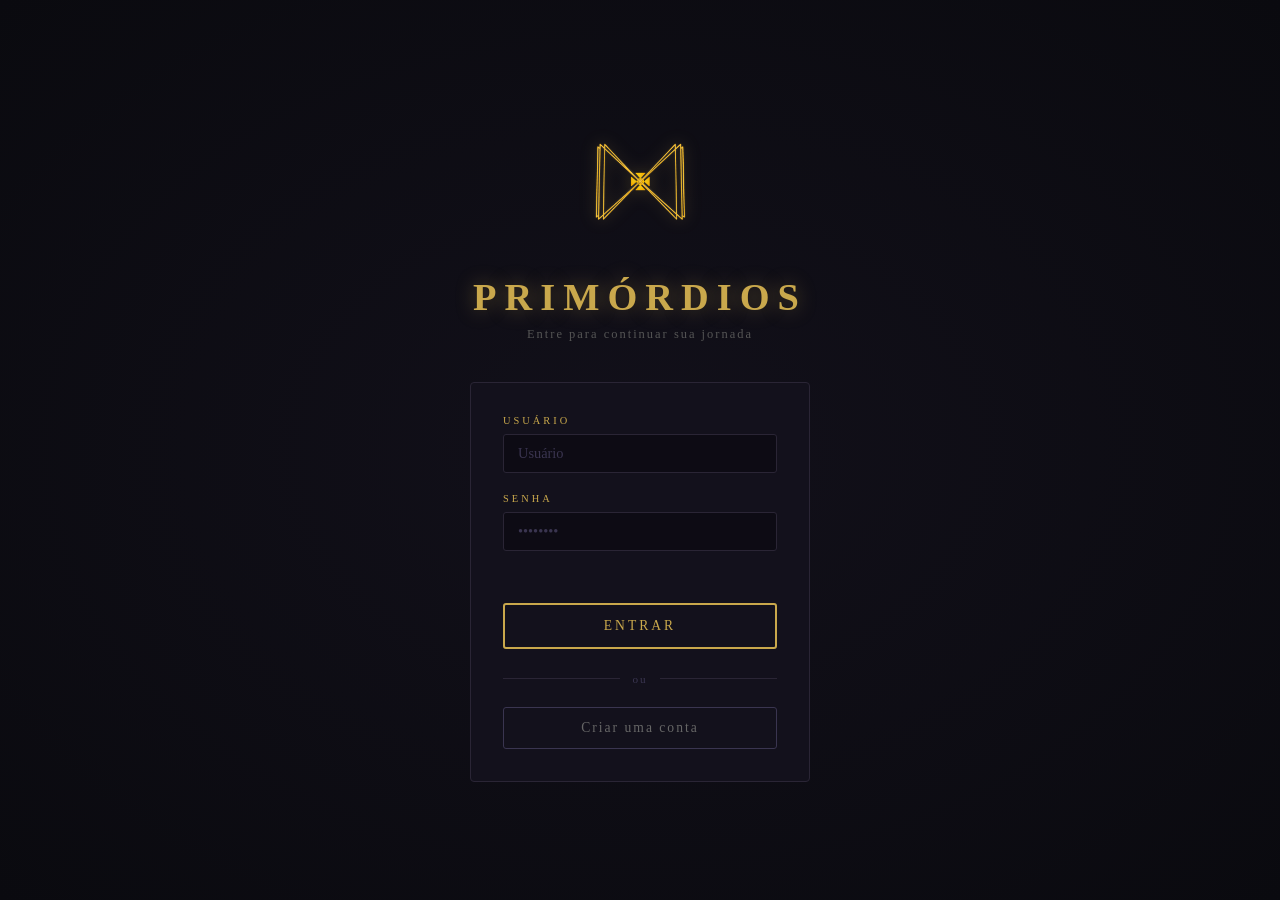
<file: pages/tela0.html>
﻿<!DOCTYPE html>
<html lang="pt-BR">
<head>
<meta charset="UTF-8">
<meta name="viewport" content="width=device-width, initial-scale=1.0">
<title>Primórdios</title>
<link rel="icon" href="../assets/images/LogoT.png" type="image/png">
<link rel="stylesheet" href="../styles/global.css">
<link rel="stylesheet" href="../styles/tela0.css">
</head>
<body>

<div class="login-wrapper">

  <!-- Logo / Título -->
  <div class="login-header">
    <img src="../assets/images/LogoT.png" class="login-logo" alt="Primórdios">
    <h1 class="login-titulo">Primórdios</h1>
    <p class="login-sub">Entre para continuar sua jornada</p>
  </div>

  <!-- Formulário de Login -->
  <form class="login-form" onsubmit="fazerLogin(event)">
    <div class="campo-grupo">
      <label class="campo-label">Usuário</label>
      <input id="loginUsuario" type="text" class="campo-input" placeholder="Usuário" autocomplete="off">
    </div>
    <div class="campo-grupo">
      <label class="campo-label">Senha</label>
      <input id="loginSenha" type="password" class="campo-input" placeholder="••••••••">
    </div>
    <div id="loginErro" class="form-erro"></div>
    <button type="submit" class="btn-login" onclick="Sons.click()">Entrar</button>
    <div class="login-divisor"><span>ou</span></div>
    <button type="button" class="btn-cadastro" onclick="Sons.click();abrirCadastro()">Criar uma conta</button>
  </form>

</div>

<!-- ===== POPUP CADASTRO ===== -->
<div id="popupCadastro">
  <div class="popup-cadastro-box">

    <div class="popup-cadastro-header">
      <div>
        <div class="popup-cadastro-titulo">Criar Conta</div>
        <div class="popup-cadastro-sub">Junte-se aos Primórdios</div>
      </div>
      <button class="popup-fechar" onclick="Sons.back();fecharCadastro()">✕</button>
    </div>

    <form onsubmit="fazerCadastro(event)">
      <div class="campo-grupo">
        <label class="campo-label">Usuário</label>
        <input id="cadUsuario" type="text" class="campo-input" placeholder="escolha um usuário" autocomplete="off">
      </div>
      <div class="campo-grupo">
        <label class="campo-label">Email</label>
        <input id="cadEmail" type="email" class="campo-input" placeholder="seu@email.com">
      </div>
      <div class="campo-grupo">
        <label class="campo-label">Senha</label>
        <input id="cadSenha" type="password" class="campo-input" placeholder="mínimo 6 caracteres">
      </div>
      <div class="campo-grupo">
        <label class="campo-label">Confirmar Senha</label>
        <input id="cadSenhaConf" type="password" class="campo-input" placeholder="repita a senha">
      </div>
      <div id="cadErro" class="form-erro"></div>
      <div id="cadSucesso" class="form-sucesso"></div>
      <button type="submit" class="btn-login" style="margin-top:8px;" onclick="Sons.click()">Criar Conta</button>
    </form>

  </div>
</div>

<script src="../scripts/sons.js"></script>
<script>
  function getUsuarios() {
    return JSON.parse(localStorage.getItem('primordios_usuarios') || '[]');
  }
  function salvarUsuarios(lista) {
    localStorage.setItem('primordios_usuarios', JSON.stringify(lista));
  }

  // Já está logado neste navegador? Vai direto para os personagens.
  (function () {
    const logado = JSON.parse(localStorage.getItem('primordios_logado') || 'null');
    if (!logado) return;
    if (getUsuarios().some(u => u.usuario === logado.usuario)) {
      window.location.replace('inventario.html');
    } else {
      localStorage.removeItem('primordios_logado');
    }
  })();

  function fazerLogin(e) {
    e.preventDefault();
    const usuario = document.getElementById('loginUsuario').value.trim();
    const senha   = document.getElementById('loginSenha').value;
    const erroEl  = document.getElementById('loginErro');

    if (!usuario || !senha) { erroEl.textContent = 'Preencha todos os campos.'; return; }

    const usuarios = getUsuarios();
    const encontrado = usuarios.find(u => u.usuario === usuario && u.senha === senha);
    if (!encontrado) { Sons.error(); erroEl.textContent = 'Usuário ou senha incorretos.'; return; }

    erroEl.textContent = '';
    Sons.success();
    localStorage.setItem('primordios_logado', JSON.stringify({ usuario: encontrado.usuario }));
    iniciarTransicao();
  }

  function iniciarTransicao() {
    const wrapper = document.querySelector('.login-wrapper');
    const logo    = document.querySelector('.login-logo');

    // Pega posição atual da logo
    const logoRect = logo.getBoundingClientRect();

    // Clona a logo fora do wrapper para animar livremente
    const logoClone = logo.cloneNode(true);
    logoClone.id = 'logoAnimada';
    logoClone.style.cssText = `
      position: fixed;
      top: ${logoRect.top}px;
      left: ${logoRect.left}px;
      width: ${logoRect.width}px;
      height: ${logoRect.height}px;
      margin: 0;
      animation: none;
      z-index: 9999;
      pointer-events: none;
      filter: drop-shadow(0 0 8px #c9a84c55);
      transition: none;
    `;
    document.body.appendChild(logoClone);

    // Fase 1: fade out do form + logo original some
    wrapper.style.transition = 'opacity 0.5s ease, transform 0.5s ease';
    wrapper.style.opacity    = '0';
    wrapper.style.transform  = 'scale(0.92)';

    setTimeout(() => {
      // Fase 2: logo desce até o centro
      const centerX = window.innerWidth  / 2 - logoRect.width  / 2;
      const centerY = window.innerHeight / 2 - logoRect.height / 2;

      logoClone.style.transition = 'top 0.7s cubic-bezier(0.4,0,0.2,1), left 0.7s cubic-bezier(0.4,0,0.2,1)';
      logoClone.style.top  = centerY + 'px';
      logoClone.style.left = centerX + 'px';

      setTimeout(() => {
        // Fase 3: começa a girar acelerando
        logoClone.style.transition = 'none';
        logoClone.style.top  = centerY + 'px';
        logoClone.style.left = centerX + 'px';
        girarAcelerando(logoClone, centerX, centerY);
      }, 750);

    }, 500);
  }

  function girarAcelerando(el, cx, cy) {
    let angulo     = 0;
    let velocidade = 1.5;
    const aceleracao = 1.05;
    const maxVel     = 14;

    function loop() {
      angulo     += velocidade;
      velocidade  = Math.min(velocidade * aceleracao, maxVel);
      el.style.transform = `rotate(${angulo}deg)`;

      if (velocidade < maxVel) {
        requestAnimationFrame(loop);
      } else {
        let extra = 0;
        function loopExtra() {
          angulo += maxVel;
          extra  += maxVel;
          el.style.transform = `rotate(${angulo}deg)`;
          if (extra < 540) requestAnimationFrame(loopExtra);
          else pararEBrilhar(el, cx, cy);
        }
        requestAnimationFrame(loopExtra);
      }
    }
    requestAnimationFrame(loop);
  }

  function pararEBrilhar(el, cx, cy) {
    const tamanhoFinal = 48;
    const escala = tamanhoFinal / parseFloat(el.style.width);

    el.style.transition = 'transform 0.3s ease-out, filter 0.3s ease-out';
    el.style.transform  = 'rotate(0deg) scale(1.15)';
    el.style.filter     = 'drop-shadow(0 0 40px #c9a84c) drop-shadow(0 0 80px #c9a84caa) brightness(1.5)';

    setTimeout(() => {
      el.style.transition = 'transform 0.4s ease, filter 0.4s ease';
      el.style.transform  = 'rotate(0deg) scale(1)';
      el.style.filter     = 'drop-shadow(0 0 12px #c9a84c88) brightness(1.1)';

      setTimeout(() => {
        // Calcula posição final: canto superior esquerdo com tamanho 48px
        const targetTop  = 16;
        const targetLeft = 20;

        el.style.transition = 'top 0.6s cubic-bezier(0.4,0,0.2,1), left 0.6s cubic-bezier(0.4,0,0.2,1), transform 0.6s ease, filter 0.6s ease';
        el.style.top       = targetTop  + 'px';
        el.style.left      = targetLeft + 'px';
        el.style.transform = `scale(${escala})`;
        el.style.transformOrigin = 'top left';
        el.style.filter    = 'drop-shadow(0 0 6px #c9a84c44) brightness(1)';

        setTimeout(() => { window.location.href = 'tela1.html'; }, 700);
      }, 450);
    }, 400);
  }

  function abrirCadastro() {
    document.getElementById('cadUsuario').value  = '';
    document.getElementById('cadEmail').value    = '';
    document.getElementById('cadSenha').value    = '';
    document.getElementById('cadSenhaConf').value = '';
    document.getElementById('cadErro').textContent    = '';
    document.getElementById('cadSucesso').textContent = '';
    document.getElementById('popupCadastro').classList.add('aberto');
  }

  function fecharCadastro() {
    document.getElementById('popupCadastro').classList.remove('aberto');
  }

  function fazerCadastro(e) {
    e.preventDefault();
    const usuario  = document.getElementById('cadUsuario').value.trim();
    const email    = document.getElementById('cadEmail').value.trim();
    const senha    = document.getElementById('cadSenha').value;
    const senhaC   = document.getElementById('cadSenhaConf').value;
    const erroEl   = document.getElementById('cadErro');
    const sucEl    = document.getElementById('cadSucesso');

    erroEl.textContent = '';
    sucEl.textContent  = '';

    if (!usuario || !email || !senha || !senhaC) { Sons.error(); erroEl.textContent = 'Preencha todos os campos.'; return; }
    if (usuario.length < 3)  { Sons.error(); erroEl.textContent = 'Usuário deve ter ao menos 3 caracteres.'; return; }
    if (senha.length < 6)    { Sons.error(); erroEl.textContent = 'Senha deve ter ao menos 6 caracteres.'; return; }
    if (senha !== senhaC)    { Sons.error(); erroEl.textContent = 'As senhas não coincidem.'; return; }

    const usuarios = getUsuarios();
    if (usuarios.find(u => u.usuario === usuario)) { Sons.error(); erroEl.textContent = 'Este usuário já existe.'; return; }
    if (usuarios.find(u => u.email === email))     { Sons.error(); erroEl.textContent = 'Este email já está cadastrado.'; return; }

    usuarios.push({ usuario, email, senha });
    salvarUsuarios(usuarios);
    Sons.success();
    sucEl.textContent = '✦ Conta criada! Você já pode fazer login.';
    setTimeout(() => fecharCadastro(), 1800);
  }

  // Fecha popup ao clicar fora
  document.getElementById('popupCadastro').addEventListener('click', function(e) {
    if (e.target === this) fecharCadastro();
  });
</script>
</body>
</html>
</file>
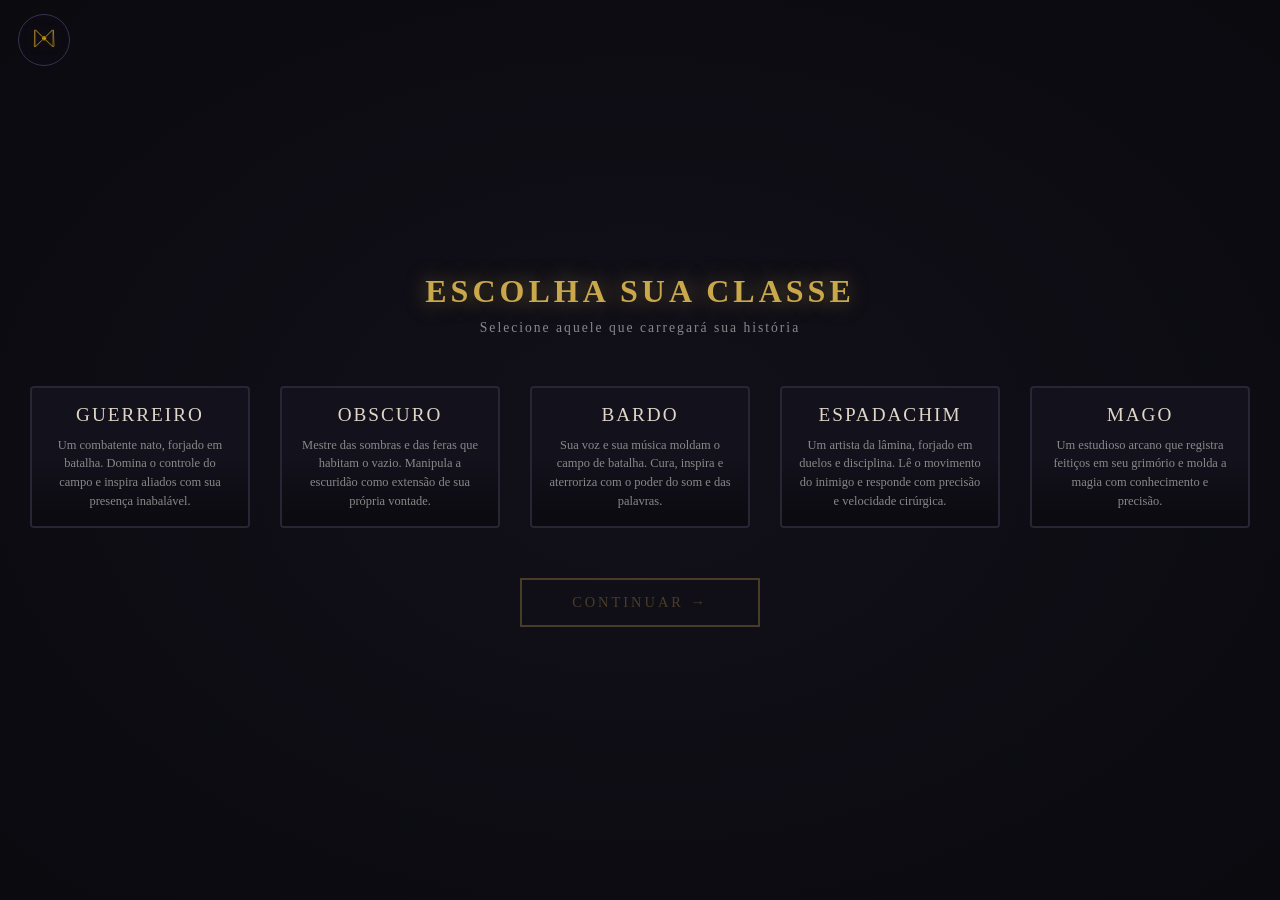
<file: pages/tela1.html>
﻿<!DOCTYPE html>
<html lang="pt-BR">
<head>
<meta charset="UTF-8">
<meta name="viewport" content="width=device-width, initial-scale=1.0">
<title>Fragmentados — Escolha sua Classe</title>
<link rel="icon" href="../assets/images/LogoT.png" type="image/png">
<link rel="stylesheet" href="../styles/global.css">
<link rel="stylesheet" href="../styles/tela1.css">
</head>
<body>

<div id="navLogo" onclick="toggleMenu()">
  <img src="../assets/images/LogoT.png" alt="Primórdios">
  <div id="navMenu">
    <div class="nav-item" onclick="Sons.nav();window.location.href='inventario.html'"><span class="nav-item-icone">⚔</span> Inventário</div>
    <div class="nav-item" onclick="Sons.nav();novoPersonagem()"><span class="nav-item-icone">✦</span> Novo Personagem</div>
    <div class="nav-item" onclick="Sons.nav();window.location.href='livro.html'"><span class="nav-item-icone">⁂</span> Livro</div>
    <div class="nav-item" onclick="Sons.nav();window.location.href='configuracoes.html'"><span class="nav-item-icone">⚙</span> Configurações</div>
    <div class="nav-item nav-sair" onclick="Sons.back();sair()"><span class="nav-item-icone">↩</span> Sair</div>
  </div>
</div>

<section class="tela">
  <h1 class="titulo-tela">Escolha sua Classe</h1>
  <p class="subtitulo-tela">Selecione aquele que carregará sua história</p>

  <div class="personagens-grid">

    <div class="card-personagem" data-personagem="Gustavo" data-classe="Guerreiro" onclick="abrirPreviewClasse('Guerreiro', this)">
      <span class="selecionado-badge">✦ Escolhido</span>
      <div class="card-info">
        <div class="card-nome">Guerreiro</div>
        <div class="card-desc">Um combatente nato, forjado em batalha. Domina o controle do campo e inspira aliados com sua presença inabalável.</div>
      </div>
    </div>

    <div class="card-personagem" data-personagem="Bartolomeu" data-classe="Obscuro" onclick="abrirPreviewClasse('Obscuro', this)">
      <span class="selecionado-badge">✦ Escolhido</span>
      <div class="card-info">
        <div class="card-nome">Obscuro</div>
        <div class="card-desc">Mestre das sombras e das feras que habitam o vazio. Manipula a escuridão como extensão de sua própria vontade.</div>
      </div>
    </div>

    <div class="card-personagem" data-personagem="Kuruhj" data-classe="Bardo" onclick="abrirPreviewClasse('Bardo', this)">
      <span class="selecionado-badge">✦ Escolhido</span>
      <div class="card-info">
        <div class="card-nome">Bardo</div>
        <div class="card-desc">Sua voz e sua música moldam o campo de batalha. Cura, inspira e aterroriza com o poder do som e das palavras.</div>
      </div>
    </div>

    <div class="card-personagem" data-personagem="Espadachim" data-classe="Espadachim" onclick="abrirPreviewClasse('Espadachim', this)">
      <span class="selecionado-badge">✦ Escolhido</span>
      <div class="card-info">
        <div class="card-nome">Espadachim</div>
        <div class="card-desc">Um artista da lâmina, forjado em duelos e disciplina. Lê o movimento do inimigo e responde com precisão e velocidade cirúrgica.</div>
      </div>
    </div>

    <div class="card-personagem" data-personagem="Mago" data-classe="Mago" onclick="abrirPreviewClasse('Mago', this)">
      <span class="selecionado-badge">✦ Escolhido</span>
      <div class="card-info">
        <div class="card-nome">Mago</div>
        <div class="card-desc">Um estudioso arcano que registra feitiços em seu grimório e molda a magia com conhecimento e precisão.</div>
      </div>
    </div>

  </div>

  <button class="btn-avancar" id="btn1" onclick="Sons.confirm();window.location.href='tela2.html'">Continuar →</button>
</section>

<!-- POPUP PRÉVIA DE CLASSE -->
<div id="popupClasse">
  <div class="popup-classe-box">
    <div class="popup-classe-titulo" id="pcNome"></div>
    <div class="popup-classe-sub" id="pcDesc"></div>
    <div id="pcCorpo"></div>
    <div class="popup-acoes">
      <button class="popup-btn-fechar" onclick="Sons.back();fecharPreviewClasse()">Voltar</button>
      <button class="popup-btn-selecionar" onclick="Sons.confirm();confirmarClassePopup()">✦ Selecionar esta Classe</button>
    </div>
  </div>
</div>

<script src="../scripts/estado.js"></script>
<script src="../scripts/audio.js"></script>
<script src="../scripts/sons.js"></script>
<script>
  const logoImg = document.querySelector('#navLogo img');
  logoImg.classList.add('logo-entrada');
  logoImg.addEventListener('animationend', () => {
    logoImg.classList.remove('logo-entrada');
    logoImg.classList.remove('logo-girar');
  });

  function toggleMenu() {
    Sons.toggle();
    logoImg.classList.remove('logo-girar');
    void logoImg.offsetWidth;
    logoImg.classList.add('logo-girar');
    document.getElementById('navMenu').classList.toggle('aberto');
  }

  // Fecha menu ao clicar fora
  document.addEventListener('click', e => {
    const nav = document.getElementById('navLogo');
    if (!nav.contains(e.target)) document.getElementById('navMenu').classList.remove('aberto');
  });

  function sair() {
    localStorage.removeItem('primordios_logado');
    window.location.href = 'tela0.html';
  }

  function novoPersonagem() {
    Object.assign(estado, {
      personagem: null, classe: null, nivel: 1, caminho: null,
      constancias: { Vigor: 0, Destreza: 0, Sabedoria: 0, 'Intelig\u00eancia': 0, 'For\u00e7a': 0, Carisma: 0 },
      constanciasEscolhidas: [], arma: null, armadura: null, acessorio: null, acessoriosEquipados: {}, acessoriosCargas: {}, talentos: [],
      truques: [], magiasGrimorio: [], grimorioInicializado: false, nomePersonagem: ''
    });
    salvarEstado();
    window.location.href = 'tela1.html';
  }
  let _cardPendente = null;

  // Restaura seleção visual se já tinha classe salva
  window.addEventListener('load', () => {
    carregarEstadoBase();
    // Limpa estado apenas se vier de criação nova (sem personagem salvo intacto)
    estado.personagem = null;
    estado.classe = null;
    estado.nivel = 1;
    estado.caminho = null;
    estado.raca = null;
    estado.racaEscolhas = {};
    estado.constancias = { Vigor: 0, Destreza: 0, Sabedoria: 0, 'Intelig\u00eancia': 0, 'For\u00e7a': 0, Carisma: 0 };
    estado.constanciasEscolhidas = [];
    estado.arma = null;
    estado.armadura = null;
    estado.acessorio = null;
    estado.acessoriosEquipados = {};
    estado.acessoriosCargas = {};
    estado.talentos = [];
    estado.truques = [];
    estado.magiasGrimorio = [];
    estado.grimorioInicializado = false;
    estado.nomePersonagem = '';
    salvarEstado();
    const card = document.querySelector('.card-personagem.selecionado');
    if (card) { card.classList.remove('selecionado'); }
    document.getElementById('btn1').classList.remove('habilitado');
  });

  function abrirPreviewClasse(classe, card) {
    _cardPendente = card;
    const d = CLASSES_PREVIEW[classe];
    if (!d) return;
    if (estado.classe !== classe) {
      estado.constanciasEscolhidas = [];
      estado.magiasGrimorio = [];
    }
    document.getElementById('pcNome').textContent = classe;
    document.getElementById('pcDesc').textContent = d.desc;
    const corpo = document.getElementById('pcCorpo');
    corpo.innerHTML = `
      <div class="popup-secao">Dados de Vida & Energia</div>
      <div class="popup-linha"><span>Dado de vida</span><span>${d.dadoVida}</span></div>
      <div class="popup-linha"><span>Vida inicial</span><span>${d.vidaInicial}</span></div>
      <div class="popup-linha"><span>Vida por nível</span><span>${d.vidaNivel}</span></div>
      <div class="popup-linha"><span>Energia inicial</span><span>${d.energiaInicial}</span></div>
      <div class="popup-linha"><span>Energia por nível</span><span>${d.energiaNivel}</span></div>

      <div class="popup-secao">Constâncias</div>
      <div class="popup-linha"><span>Fixas</span><span>${d.constanciasFixas.join(', ')}</span></div>
      <div class="popup-linha" style="flex-direction:column;gap:6px;">
        <span style="color:#aaa;">Escolha ${d.constanciasEscolhaQtd} entre:</span>
        <div class="popup-tag-lista" id="pcConstanciasEscolha">${d.constanciasEscolha.map(c => {
          const ativo = (estado.constanciasEscolhidas || []).includes(c);
          return `<span class="popup-tag" style="cursor:pointer;border-color:${ativo ? '#c9a84c' : '#3a3550'};color:${ativo ? '#c9a84c' : '#aaa'};background:${ativo ? '#c9a84c18' : 'transparent'};transition:all 0.2s;" onclick="toggleConstanciaPopup('${c}')">${c}</span>`;
        }).join('')}</div>
        <div id="pcConstanciasAviso" style="font-size:0.7rem;color:#555;font-style:italic;"></div>
      </div>

      <div class="popup-secao">Proficiências</div>
      <div class="popup-linha" style="flex-direction:column;gap:6px;">
        <span style="color:#aaa;">Armas:</span>
        <div class="popup-tag-lista">${d.armas.map(a => `<span class="popup-tag">${a}</span>`).join('')}</div>
      </div>
      <div class="popup-linha" style="flex-direction:column;gap:6px;">
        <span style="color:#aaa;">Armaduras:</span>
        <div class="popup-tag-lista">${d.armaduras.map(a => `<span class="popup-tag">${a}</span>`).join('')}</div>
      </div>

      ${d.especificacoes && d.especificacoes !== 'Nenhuma' ? `
        <div class="popup-secao">Especificações</div>
        <div style="font-size:0.78rem;color:#aaa;line-height:1.7;">${d.especificacoes}</div>
      ` : ''}

      ${d.famosos.length ? `
        <div class="popup-secao">Famosos</div>
        <div class="popup-famosos">${d.famosos.map(f => `<div><span class="popup-famoso-nome-link" onclick="Sons.click();abrirFamoso(event,'${f.replace(/'/g,'&#39;')}')">✦ ${f}</span></div>`).join('')}</div>
      ` : ''}
    `;
    document.getElementById('popupClasse').classList.add('aberto');
  }

  function toggleConstanciaPopup(c) {
    const classe = document.getElementById('pcNome').textContent;
    const d = CLASSES_PREVIEW[classe];
    if (!d) return;
    const qtd = d.constanciasEscolhaQtd || 2;
    const lista = estado.constanciasEscolhidas || [];
    const idx = lista.indexOf(c);
    if (idx !== -1) {
      estado.constanciasEscolhidas = lista.filter(x => x !== c);
    } else {
      if (lista.length >= qtd) {
        const aviso = document.getElementById('pcConstanciasAviso');
        if (aviso) { aviso.textContent = `Limite de ${qtd} atingido.`; setTimeout(() => aviso.textContent = '', 1500); }
        return;
      }
      estado.constanciasEscolhidas = [...lista, c];
    }
    salvarEstado();
    d.constanciasEscolha.forEach(op => {
      const ativo = estado.constanciasEscolhidas.includes(op);
      document.querySelectorAll('#pcConstanciasEscolha .popup-tag').forEach(tag => {
        if (tag.textContent === op) {
          tag.style.borderColor = ativo ? '#c9a84c' : '#3a3550';
          tag.style.color = ativo ? '#c9a84c' : '#aaa';
          tag.style.background = ativo ? '#c9a84c18' : 'transparent';
        }
      });
    });
  }

  // ===== FAMOSOS =====
  const FAMOSOS_DATA = {
    'Darton': { titulo: 'O Quebrador de Destinos', historia: ['Conta-se que Darton enfrentou um exército inteiro para impedir a execução de seu irmão.','No caminho, derrubou muralhas, pontes e portões que tentavam barrá-lo.','Mas o feito que lhe deu fama não foi esse.','Ao encontrar o rei responsável pela condenação, Darton recebeu uma profecia:','“Seu irmão morrerá hoje, e nada poderá mudar isso.”','Darton respondeu com uma martelada tão poderosa que rachou o salão do trono de ponta a ponta.','Seu irmão sobreviveu.','O rei morreu.','E a profecia falhou.','Desde então dizem que Darton não quebrava pedras.','Quebrava destinos.'] },
    'Maldivan': { titulo: 'O Último Bastião', historia: ['Durante a Invasão Carmesim, uma fortaleza inteira caiu em apenas dois dias.','Uma segunda caiu em uma semana.','A terceira jamais caiu.','Maldivan permaneceu sozinho no portão principal por três dias e três noites.','Quando os reforços chegaram encontraram milhares de corpos diante dos muros.','E Maldivan.','Ainda de pé.','Ainda segurando seu escudo.','Dizem que seu coração já havia parado horas antes.','Mas sua determinação se recusou a morrer.'] },
    'Garruk': { titulo: 'O Matador de Reis', historia: ['Derrotou um soberano conhecido como Rei de Ferro.','Um guerreiro coberto por relíquias mágicas e protegido pelos melhores encantamentos da época.','Garruk chegou sem espada. Sem armadura. Sem magia.','Quando lhe perguntaram depois como venceu, respondeu:','“Ele acreditava na armadura.','Eu acreditava nos meus punhos.”','Nenhuma outra explicação foi dada.'] },
    'Seraphine': { titulo: 'A Mulher Atrás da Névoa', historia: ['Quando aldeias inteiras desapareceram sem deixar rastros, um único detalhe aparecia em todos os relatos.','Uma mulher observando à distância. Vestida de negro. Envolta por névoa.','Muitos a culparam pelas tragédias.','Outros acreditam que ela apenas testemunhava algo pior.','Até hoje, ninguém sabe se Seraphine era a causa do desastre...','Ou sua única sobrevivente.'] },
    'Vael': { titulo: 'O Senhor da Última Porta', historia: ['Vael era um estudioso obcecado por aquilo que existia além da morte.','Após décadas de pesquisas, desapareceu em uma ruína esquecida.','Meses depois retornou.','Diferente.','Seus olhos pareciam enxergar algo distante. Algo impossível.','Quando lhe perguntavam o que encontrou, respondia:','“Nada.”','Mas cada vez que falava essa palavra, tochas se apagavam.','Sombras se alongavam.','E pessoas sentiam um frio impossível.'] },
    'Serin': { titulo: 'A Voz que Nunca Foi Ouvida', historia: ['Nenhum registro menciona Serin falando. Nem uma única palavra.','Ainda assim, guerras terminaram por sua causa.','Rebeliões surgiram por sua influência.','Reis mudaram decisões após encontros privados com ela.','Seu método permanece desconhecido.','Alguns dizem que se comunicava por magia.','Outros acreditam que seu olhar dizia mais do que qualquer discurso.'] },
    'Lyren': { titulo: 'O Homem que Cantou uma Guerra ao Fim', historia: ['Quando dois impérios marcharam rumo à destruição mútua, Lyren atravessou sozinho o campo de batalha.','Carregava apenas seu instrumento.','Tocou durante toda a noite.','Ao amanhecer, soldados dos dois lados haviam abandonado as armas.','Ninguém recorda a melodia.','Mas todos lembram da paz.'] },
    'Belldona': { titulo: 'A Voz de Ouro', historia: ['Sua fama se espalhou pelos continentes por um motivo simples: ninguém conseguia esquecer sua voz.','Dizem que reis choraram durante suas apresentações.','Generais desistiram de campanhas.','E uma vez, uma criatura ancestral interrompeu sua caçada apenas para ouvi-la cantar.','Até hoje bardos tentam reproduzir suas canções.','Nenhum chegou perto.'] },
    'Bren': { titulo: 'O Cantor das Sombras', historia: ['Bren nunca se apresentou em palácios. Nunca buscou fama. Nunca reuniu multidões.','Ainda assim, suas músicas são conhecidas em todo o mundo.','Porque ninguém as aprende. Elas simplesmente aparecem.','Um viajante canta um trecho. Um pescador conhece o refrão. Uma criança sabe a melodia.','Como se as próprias sombras carregassem suas canções pelos ventos.','A lenda diz que Bren morreu há séculos.','O problema é que novas músicas continuam surgindo até hoje.'] },
  };

  function abrirFamoso(e, nome) {
    e.stopPropagation();
    const chave = Object.keys(FAMOSOS_DATA).find(k => nome.includes(k));
    const d = chave ? FAMOSOS_DATA[chave] : null;
    if (!d) return;
    document.getElementById('pfNome').textContent = nome;
    document.getElementById('pfTitulo').textContent = d.titulo;
    const hist = document.getElementById('pfHistoria');
    hist.innerHTML = '';
    d.historia.forEach((linha, i) => {
      setTimeout(() => {
        const p = document.createElement('p');
        p.textContent = linha;
        p.style.cssText = 'opacity:0;transform:translateY(6px);transition:opacity 0.4s ease,transform 0.4s ease;margin:0 0 10px;';
        hist.appendChild(p);
        requestAnimationFrame(() => { p.style.opacity = '1'; p.style.transform = 'translateY(0)'; });
      }, i * 80);
    });
    document.getElementById('popupFamoso').classList.add('aberto');
  }

  function fecharFamoso() {
    const popup = document.getElementById('popupFamoso');
    popup.classList.add('saindo');
    setTimeout(() => { popup.classList.remove('aberto','saindo'); }, 350);
  }

  document.getElementById('popupFamoso').addEventListener('click', function(e) {
    if (e.target === this) fecharFamoso();
  });

  function fecharPreviewClasse() {
    document.getElementById('popupClasse').classList.remove('aberto');
    _cardPendente = null;
  }

  function confirmarClassePopup() {
    if (!_cardPendente) return;
    const dados = CLASSES_PREVIEW[_cardPendente.dataset.classe];
    const quantidade = dados.constanciasEscolhaQtd || 2;
    if ((estado.constanciasEscolhidas || []).length !== quantidade) {
      document.getElementById('pcConstanciasAviso').textContent = `Escolha ${quantidade} constâncias antes de continuar.`;
      Sons.error();
      return;
    }
    selecionarPersonagem(_cardPendente);
    fecharPreviewClasse();
  }

  function selecionarPersonagem(card) {
    document.querySelectorAll('.card-personagem').forEach(c => c.classList.remove('selecionado'));
    card.classList.add('selecionado');
    if (estado.classe !== card.dataset.classe) estado.magiasGrimorio = [];
    estado.personagem = card.dataset.classe;
    estado.classe = card.dataset.classe;
    document.getElementById('btn1').classList.add('habilitado');
    salvarEstado();
  }
</script>
<!-- POPUP FAMOSO -->
<div id="popupFamoso">
  <div class="popup-famoso-box">
    <div class="popup-famoso-brilho"></div>
    <button class="popup-famoso-fechar" onclick="fecharFamoso()">&#x2715;</button>
    <div class="popup-famoso-nome" id="pfNome"></div>
    <div class="popup-famoso-titulo" id="pfTitulo"></div>
    <div class="popup-famoso-divider"></div>
    <div class="popup-famoso-historia" id="pfHistoria"></div>
  </div>
</div>

<style>
#popupFamoso {
  display:none;
  position:fixed;inset:0;z-index:9999;
  background:rgba(0,0,0,0.82);
  align-items:center;justify-content:center;
  backdrop-filter:blur(4px);
}
#popupFamoso.aberto { display:flex; animation:famoso-in 0.35s cubic-bezier(0.2,0,0,1) both; }
#popupFamoso.saindo { animation:famoso-out 0.3s ease forwards; }

@keyframes famoso-in {
  from { opacity:0; }
  to   { opacity:1; }
}
@keyframes famoso-out {
  to { opacity:0; }
}

.popup-famoso-box {
  position:relative;
  background:#0e0c16;
  border:1px solid #c9a84c44;
  border-radius:6px;
  padding:40px 36px 32px;
  max-width:480px;
  width:90%;
  max-height:80vh;
  overflow-y:auto;
  box-shadow:0 0 60px #c9a84c22, 0 0 120px #00000099;
  animation:box-in 0.4s cubic-bezier(0.2,0,0,1) both;
}
@keyframes box-in {
  from { opacity:0; transform:translateY(24px) scale(0.96); }
  to   { opacity:1; transform:translateY(0) scale(1); }
}

.popup-famoso-brilho {
  position:absolute;top:0;left:50%;transform:translateX(-50%);
  width:60%;height:1px;
  background:linear-gradient(90deg,transparent,#c9a84c88,transparent);
  border-radius:50%;
  box-shadow:0 0 20px 4px #c9a84c44;
}

.popup-famoso-fechar {
  position:absolute;top:14px;right:16px;
  background:none;border:none;
  color:#555;font-size:1rem;cursor:pointer;
  transition:color 0.2s;
}
.popup-famoso-fechar:hover { color:#c9a84c; }

.popup-famoso-nome {
  font-size:1.2rem;
  letter-spacing:4px;
  text-transform:uppercase;
  color:#e0d6c8;
  margin-bottom:6px;
}

.popup-famoso-titulo {
  font-size:0.72rem;
  letter-spacing:3px;
  color:#c9a84c;
  text-transform:uppercase;
  margin-bottom:16px;
}

.popup-famoso-divider {
  width:40px;height:1px;
  background:linear-gradient(90deg,#c9a84c,transparent);
  margin-bottom:20px;
}

.popup-famoso-historia {
  font-size:0.82rem;
  color:#888;
  line-height:1.9;
}
.popup-famoso-historia p {
  margin:0 0 10px;
}

.popup-famoso-nome-link, .popup-famoso-nome-link:visited {
  cursor:pointer;
  color:#aaa;
  font-size:0.82rem;
  letter-spacing:1px;
  padding:3px 0;
  border-bottom:1px dashed #3a3550;
  display:inline-block;
  margin-bottom:4px;
  transition:color 0.2s,border-color 0.2s;
}
.popup-famoso-nome-link:hover { color:#c9a84c; border-color:#c9a84c55; }

.popup-famoso-nome {
  font-size:1.2rem;
  letter-spacing:4px;
  text-transform:uppercase;
  color:#e0d6c8;
  margin-bottom:6px;
}

span.popup-famoso-nome { font-size:1.2rem; }
</style>

</body>
</html>
</file>
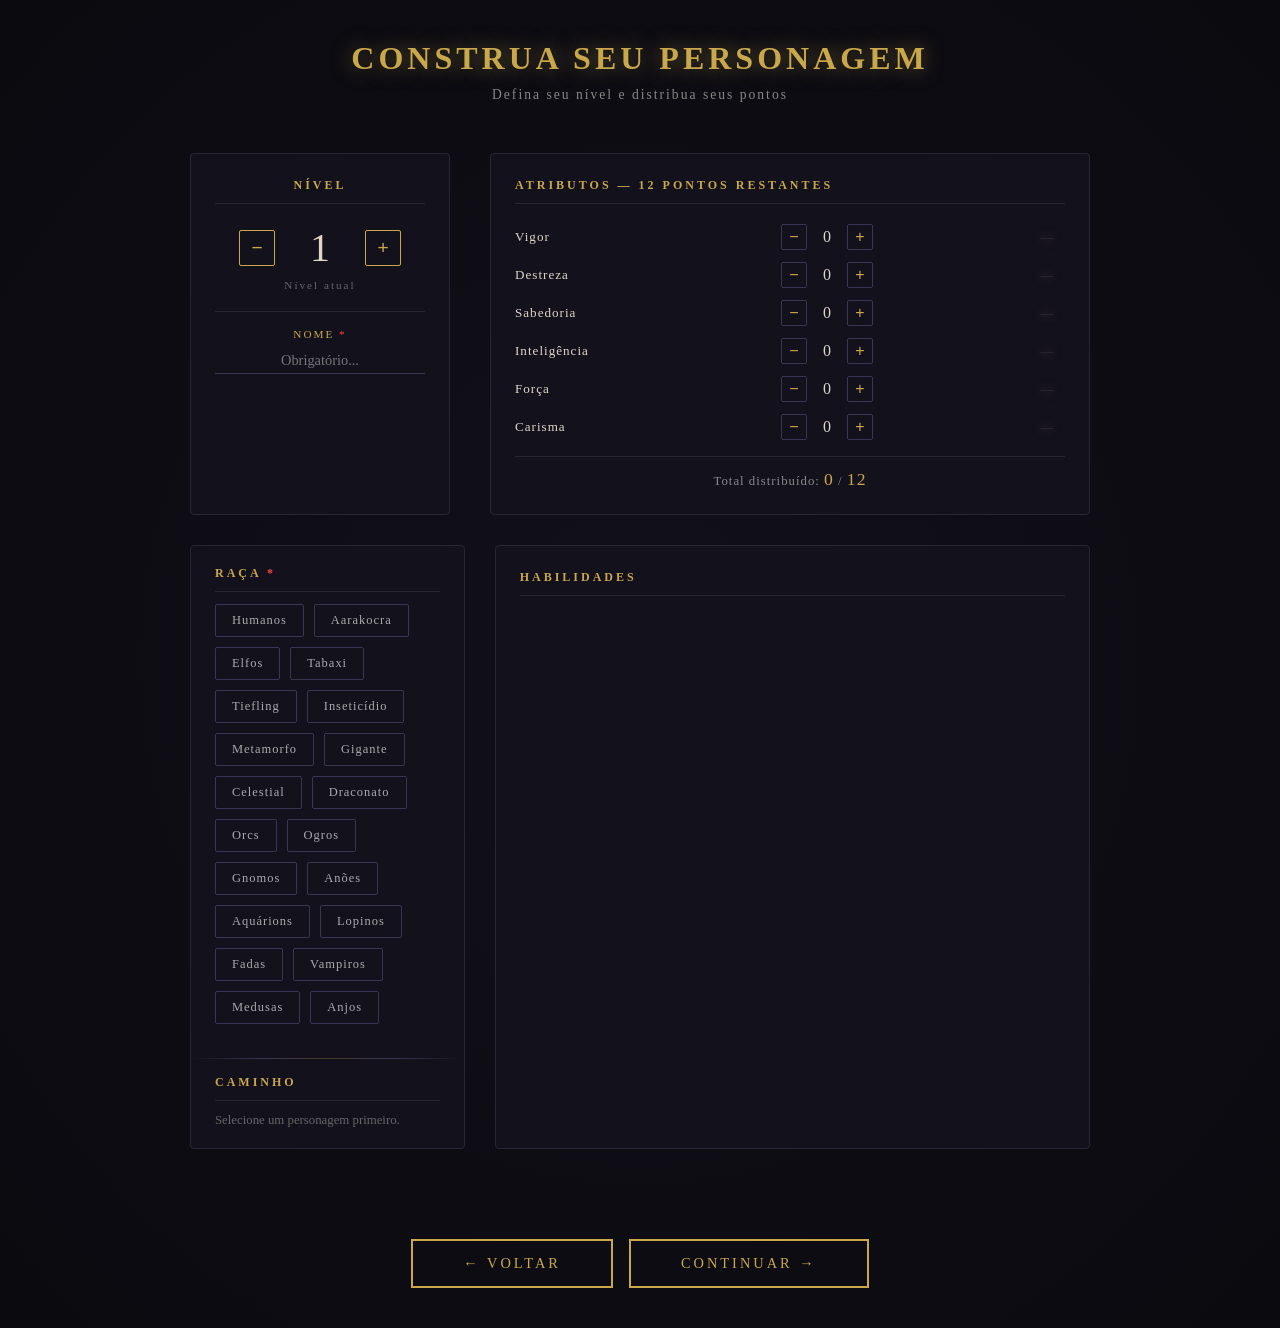
<file: pages/tela2.html>
﻿<!DOCTYPE html>
<html lang="pt-BR">
<head>
<meta charset="UTF-8">
<meta name="viewport" content="width=device-width, initial-scale=1.0">
<title>Fragmentados — Construa seu Personagem</title>
<link rel="icon" href="../assets/images/LogoT.png" type="image/png">
<link rel="stylesheet" href="../styles/global.css">
<link rel="stylesheet" href="../styles/tela2.css">
</head>
<body>

<section class="tela">
  <h1 class="titulo-tela">Construa seu Personagem</h1>
  <p class="subtitulo-tela">Defina seu nível e distribua seus pontos</p>

  <div class="t2-grid">
    <div class="t2-bloco" style="max-width:220px;text-align:center;">
      <h3>Nível</h3>
      <div class="nivel-selector">
        <button class="nivel-btn" onclick="alterarNivel(-1)">−</button>
        <div class="nivel-valor" id="nivelValor">1</div>
        <button class="nivel-btn" onclick="alterarNivel(1)">+</button>
      </div>
      <div class="nivel-label">Nível atual</div>
      <div style="margin-top:20px;border-top:1px solid #2a2535;padding-top:16px;">
        <div style="font-size:0.7rem;letter-spacing:2px;color:#c9a84c;margin-bottom:8px;">NOME <span style="color:#ff4444;">*</span></div>
        <input id="nomePersonagem" type="text" placeholder="Obrigatório..." maxlength="30"
          style="width:100%;font-family:'Georgia',serif;background:transparent;border:none;border-bottom:1px solid #3a3550;color:#e0d6c8;font-size:0.9rem;text-align:center;padding:4px 0;outline:none;"
          oninput="estado.nomePersonagem=this.value.trim();salvarEstado();validarNome();">
        <div id="nomeAviso" style="font-size:0.68rem;color:#ff4444;margin-top:4px;min-height:14px;"></div>
      </div>
    </div>

    <div class="t2-bloco">
      <h3>Atributos — <span id="pontosRestantes">12</span> pontos restantes</h3>
      <div id="constanciasContainer"></div>
      <div class="pontos-restantes">Total distribuído: <span id="totalDist">0</span> / <span id="totalMax">12</span></div>
    </div>
  </div>

  <div style="width:100%;max-width:900px;margin-top:30px;display:flex;gap:30px;flex-wrap:wrap;">
    <div class="t2-bloco" style="min-width:260px;flex:1;padding:0;overflow:hidden;">
      <!-- Metade superior: Raça -->
      <div style="padding:20px 24px 16px;">
        <h3 style="margin-bottom:12px;">Raça <span style="color:#ff4444;">*</span></h3>
        <div class="caminhos-grid" id="racasContainer"></div>
        <div id="racaAviso" style="font-size:0.68rem;color:#ff4444;margin-top:4px;min-height:14px;"></div>
        <div id="raca-info-box" style="display:none;margin-top:12px;background:#0e0c16;border:1px solid #2a2535;border-radius:3px;padding:10px 12px;font-size:0.72rem;color:#aaa;line-height:1.6;"></div>
      </div>
      <!-- Divisor -->
      <div class="t2-divisor"></div>
      <!-- Metade inferior: Caminho -->
      <div style="padding:16px 24px 20px;">
        <h3 style="margin-bottom:12px;">Caminho</h3>
        <div class="caminhos-grid" id="caminhosContainer"></div>
      </div>
    </div>
    <div class="t2-bloco" style="flex:2;min-width:300px;">
      <h3>Habilidades</h3>
      <div class="hab-lista" id="habContainer"></div>
    </div>
  </div>

  <div id="constanciasEscolhaWrapper" style="width:100%;max-width:900px;margin-top:30px;display:none;">
    <div class="t2-bloco">
      <h3 id="constanciasEscolhaTitulo">Constâncias Selecionáveis</h3>
      <div id="constanciasEscolhaContainer" style="display:flex;flex-wrap:wrap;gap:8px;"></div>
    </div>
  </div>

  <div id="truquesBlocoWrapper" style="width:100%;max-width:900px;margin-top:30px;display:none;">
    <div class="t2-bloco">
      <h3>Truques — <span id="truquesSlotInfo"></span></h3>
      <div id="truquesContainer"></div>
    </div>
  </div>

  <div id="grimorioWrapper" style="width:100%;max-width:900px;margin-top:30px;display:none;">
    <div class="t2-bloco">
      <h3>Grimório — <span id="grimorioSlotInfo"></span></h3>
      <p style="font-size:0.75rem;color:#888;margin:0 0 12px;">Escolha 3 magias de volume 1 para iniciar sua jornada.</p>
      <div id="grimorioContainer" style="display:flex;flex-wrap:wrap;gap:8px;"></div>
      <div id="grimorioAviso" style="font-size:0.68rem;color:#ff4444;margin-top:8px;min-height:14px;"></div>
    </div>
  </div>

  <div id="talentosBlocoWrapper" style="width:100%;max-width:900px;margin-top:30px;display:none;">
    <div class="t2-bloco">
      <h3>Talentos — <span id="talentosSlotInfo"></span></h3>
      <div id="talentosContainer"></div>
    </div>
  </div>

  <div style="display:flex;gap:16px;margin-top:40px;">
    <button class="btn-avancar habilitado" onclick="Sons.back();window.location.href='tela1.html'">← Voltar</button>
    <button class="btn-avancar habilitado" onclick="avancar()">Continuar →</button>
  </div>
</section>

<script src="../scripts/estado.js"></script>
<script src="../scripts/audio.js"></script>
<script src="../scripts/sons.js"></script>
<script src="../scripts/habilidades.js"></script>
<script src="../scripts/livro-dados.js"></script>
<script>
  function validarNome() {
    const aviso = document.getElementById('nomeAviso');
    const vazio = !estado.nomePersonagem || estado.nomePersonagem.trim() === '';
    if (aviso) aviso.textContent = vazio ? 'Nome é obrigatório.' : '';
    return !vazio;
  }

  function validarRaca() {
    const aviso = document.getElementById('racaAviso');
    const vazio = !estado.raca;
    if (aviso) aviso.textContent = vazio ? 'Escolha uma raça antes de continuar.' : '';
    return !vazio;
  }

  function avancar() {
    if (!validarNome()) { Sons.error(); document.getElementById('nomePersonagem').focus(); return; }
    if (!validarRaca()) { Sons.error(); document.getElementById('racasContainer').scrollIntoView({ behavior: 'smooth' }); return; }
    if (estado.classe === 'Mago' && (estado.magiasGrimorio || []).length !== 3) {
      Sons.error();
      document.getElementById('grimorioAviso').textContent = 'Escolha exatamente 3 magias para o grimório inicial.';
      document.getElementById('grimorioWrapper').scrollIntoView({ behavior: 'smooth' });
      return;
    }
    Sons.confirm();
    window.location.href = 'tela3.html';
  }

  window.addEventListener('load', () => {
    carregarEstadoBase();
    document.getElementById('nivelValor').textContent = estado.nivel;
    const ni = document.getElementById('nomePersonagem');
    if (ni) ni.value = estado.nomePersonagem || '';
    renderConstancias();
    renderConstanciasEscolha();
    renderRacas();
    renderCaminhos();
    renderHabilidades();
    renderTruques();
    renderGrimorio();
    renderTalentos();
  });

  function alterarNivel(delta) {
    estado.nivel = Math.min(20, Math.max(1, estado.nivel + delta));
    document.getElementById('nivelValor').textContent = estado.nivel;
    const lim = limiteAtributo();
    CONSTANCIAS.forEach(c => { if (estado.constancias[c] > lim) estado.constancias[c] = lim; });
    renderConstancias();
    renderConstanciasEscolha();
    renderRacas();
    renderCaminhos();
    renderHabilidades();
    renderTruques();
    renderGrimorio();
    renderTalentos();
    salvarEstado();
  }

  function renderConstancias() {
    const container = document.getElementById('constanciasContainer');
    container.innerHTML = '';
    CONSTANCIAS.forEach(c => {
      const bonus = calcBonus(estado.constancias[c]);
      const racaBonus = totalBonusRaca(c);
      const row = document.createElement('div');
      row.className = 'constancia-row';
      const racaTag = racaBonus > 0 ? `<span style="font-size:0.6rem;color:#7ecfb3;letter-spacing:1px;margin-left:4px;">+${racaBonus} raça</span>` : '';
      row.innerHTML = `
        <span class="constancia-nome">${c}${racaTag}</span>
        <div class="constancia-controles">
          <button class="c-btn" onclick="alterarConstancia('${c}',-1)">−</button>
          <span class="c-valor" id="c-${c}">${estado.constancias[c]}</span>
          <button class="c-btn" onclick="alterarConstancia('${c}',1)">+</button>
        </div>
        <span class="constancia-bonus ${bonus === 0 ? 'vazio' : ''}" id="b-${c}">${bonus === 0 ? '—' : '+' + bonus}</span>`;
      container.appendChild(row);
    });
    atualizarPontos();
  }

  function alterarConstancia(nome, delta) {
    const total = Object.values(estado.constancias).reduce((a,b) => a+b, 0);
    const max = pontosTotal();
    const lim = limiteAtributo();
    if (delta > 0 && total >= max) return;
    if (delta > 0 && estado.constancias[nome] >= lim) return;
    if (delta < 0 && estado.constancias[nome] <= 0) return;
    estado.constancias[nome] += delta;
    document.getElementById('c-' + nome).textContent = estado.constancias[nome];
    const bonus = calcBonus(estado.constancias[nome]);
    const bEl = document.getElementById('b-' + nome);
    if (bEl) {
      bEl.textContent = bonus === 0 ? '—' : '+' + bonus;
      bEl.className = 'constancia-bonus' + (bonus === 0 ? ' vazio' : '');
    }
    atualizarPontos();
    salvarEstado();
  }

  function atualizarPontos() {
    const total = Object.values(estado.constancias).reduce((a,b) => a+b, 0);
    const max = pontosTotal();
    const restEl = document.getElementById('pontosRestantes');
    const distEl = document.getElementById('totalDist');
    const maxEl  = document.getElementById('totalMax');
    if (restEl) restEl.textContent = max - total;
    if (distEl) distEl.textContent = total;
    if (maxEl)  maxEl.textContent  = max;
  }

  function renderConstanciasEscolha() {
    const wrapper = document.getElementById('constanciasEscolhaWrapper');
    const container = document.getElementById('constanciasEscolhaContainer');
    const titulo = document.getElementById('constanciasEscolhaTitulo');
    if (!wrapper || !container) return;
    const info = CLASSES_PREVIEW[estado.classe];
    if (!info || !info.constanciasEscolha) { wrapper.style.display = 'none'; return; }
    wrapper.style.display = 'block';
    const qtd = info.constanciasEscolhaQtd || 2;
    const escolhidas = estado.constanciasEscolhidas || [];
    titulo.textContent = `Constâncias Selecionáveis — ${escolhidas.length} / ${qtd} escolhidas`;
    container.innerHTML = '';
    info.constanciasEscolha.forEach(c => {
      const ativo = escolhidas.includes(c);
      const bloqueado = !ativo && escolhidas.length >= qtd;
      const btn = document.createElement('button');
      btn.className = 'caminho-btn' + (ativo ? ' ativo' : '') + (bloqueado ? ' bloqueado' : '');
      btn.textContent = c;
      btn.title = bloqueado ? `Limite de ${qtd} atingido` : '';
      btn.onclick = () => {
        if (bloqueado) return;
        if (ativo) estado.constanciasEscolhidas = escolhidas.filter(x => x !== c);
        else estado.constanciasEscolhidas = [...escolhidas, c];
        renderConstanciasEscolha();
        salvarEstado();
      };
      container.appendChild(btn);
    });
  }

  function renderRacas() {
    const container = document.getElementById('racasContainer');
    const infoBox = document.getElementById('raca-info-box');
    if (!container) return;
    container.innerHTML = '';
    Object.keys(RACAS).forEach(nome => {
      const btn = document.createElement('button');
      btn.className = 'caminho-btn' + (estado.raca === nome ? ' ativo' : '');
      btn.textContent = nome;
      btn.onclick = () => {
        // Limpar escolhas anteriores
        if (estado.raca !== nome) estado.racaEscolhas = {};
        estado.raca = nome;
        Sons.click();
        renderRacas();
        renderConstancias();
        renderHabilidades();
        salvarEstado();
      };
      container.appendChild(btn);
    });
    if (estado.raca && RACAS[estado.raca]) {
      const r = RACAS[estado.raca];
      const ba = r.bonusAtributos;
      let escolhaHtml = '';
      const qtdLivre = qtdEscolhaRaca();
      if (qtdLivre > 0) {
        const qtd = qtdLivre;
        const escolhidos = estado.racaEscolhas || {};
        const totalEsc = Object.values(escolhidos).reduce((a,b)=>a+b,0);
        escolhaHtml = `<div style="margin-top:8px;font-size:0.68rem;color:#c9a84c;letter-spacing:1px;">Distribua +${qtd} pontos de atributo:</div><div style="display:flex;flex-wrap:wrap;gap:6px;margin-top:6px;">`;
        CONSTANCIAS.forEach(attr => {
          const val = escolhidos[attr] || 0;
          escolhaHtml += `<div style="display:flex;align-items:center;gap:4px;">
            <span style="font-size:0.7rem;color:#aaa;">${attr.slice(0,3).toUpperCase()}</span>
            <button style="background:transparent;border:1px solid #3a3550;color:#aaa;width:18px;height:18px;font-size:0.7rem;cursor:pointer;border-radius:2px;" onclick="alterarEscolhaRaca('${attr}',-1)">-</button>
            <span style="font-size:0.75rem;color:${val>0?'#7ecfb3':'#555'};min-width:12px;text-align:center;">${val}</span>
            <button style="background:transparent;border:1px solid #3a3550;color:#aaa;width:18px;height:18px;font-size:0.7rem;cursor:pointer;border-radius:2px;" onclick="alterarEscolhaRaca('${attr}',1)">+</button>
          </div>`;
        });
        escolhaHtml += `</div><div style="font-size:0.65rem;color:#666;margin-top:4px;">${totalEsc}/${qtd} distribuídos</div>`;
      }
      infoBox.style.display = 'block';
      infoBox.innerHTML = `<div style="color:#c9a84c;font-size:0.75rem;letter-spacing:1px;margin-bottom:6px;">${estado.raca}</div><div style="color:#7ecfb3;margin-bottom:6px;">${r.info}</div><div style="color:#888;">${r.descricao}</div>${escolhaHtml}`;
    } else {
      infoBox.style.display = 'none';
    }
  }

  function alterarEscolhaRaca(attr, delta) {
    const max = qtdEscolhaRaca();
    if (max === 0) return;
    if (!estado.racaEscolhas) estado.racaEscolhas = {};
    const atual = estado.racaEscolhas[attr] || 0;
    const total = Object.values(estado.racaEscolhas).reduce((a,b)=>a+b,0);
    if (delta > 0 && total >= max) return;
    if (delta < 0 && atual <= 0) return;
    estado.racaEscolhas[attr] = atual + delta;
    renderRacas();
    renderConstancias();
    renderHabilidades();
    salvarEstado();
  }

  function renderCaminhos() {
    const container = document.getElementById('caminhosContainer');
    if (!container) return;
    const dados = HABILIDADES[estado.classe];
    if (!dados) { container.innerHTML = '<span style="color:#666;font-size:0.8rem;">Selecione um personagem primeiro.</span>'; return; }
    container.innerHTML = '';
    Object.keys(dados.caminhos).forEach(nome => {
      const bloqueado = estado.nivel < 6;
      const btn = document.createElement('button');
      btn.className = 'caminho-btn' + (estado.caminho === nome ? ' ativo' : '');
      btn.textContent = nome;
      if (bloqueado) {
        btn.style.opacity = '0.45';
        btn.style.cursor = 'not-allowed';
        btn.title = 'Requer Nível 6';
      }
      btn.onclick = () => {
        if (bloqueado) {
          Sons.error();
          const aviso = document.getElementById('caminho-aviso');
          if (aviso) { aviso.textContent = 'Requer Nível 6 para escolher um caminho.'; setTimeout(() => aviso.textContent = '', 2000); }
          return;
        }
        Sons.click();
        estado.caminho = nome;
        renderCaminhos();
        renderHabilidades();
        salvarEstado();
      };
      container.appendChild(btn);
    });
    // Aviso de nível
    if (!document.getElementById('caminho-aviso')) {
      const aviso = document.createElement('div');
      aviso.id = 'caminho-aviso';
      aviso.style.cssText = 'font-size:0.72rem;color:#ff9944;margin-top:8px;min-height:16px;font-style:italic;';
      container.parentElement.appendChild(aviso);
    }
  }

  function renderHabilidades() {
    const container = document.getElementById('habContainer');
    if (!container) return;
    const dados = HABILIDADES[estado.classe];
    if (!dados) return;
    container.innerHTML = '';
    // Seção Raça
    if (estado.raca && RACAS[estado.raca] && RACAS[estado.raca].habilidades.length > 0) {
      const sepRaca = document.createElement('div');
      sepRaca.style = 'margin:0 0 10px;font-size:0.7rem;letter-spacing:3px;color:#7ecfb3;text-transform:uppercase;';
      sepRaca.textContent = '— Raça: ' + estado.raca + ' —';
      container.appendChild(sepRaca);
      RACAS[estado.raca].habilidades.forEach(h => criarHabItem(container, {...h, nivel: 1}, 'raca'));
      const sep = document.createElement('div');
      sep.style = 'margin:12px 0 10px;font-size:0.7rem;letter-spacing:3px;color:#c9a84c;text-transform:uppercase;';
      sep.textContent = '— Habilidades de Classe —';
      container.appendChild(sep);
    }
    dados.base.forEach(h => criarHabItem(container, h));
    if (estado.caminho && dados.caminhos[estado.caminho]) {
      const caminho = dados.caminhos[estado.caminho];
      const sep = document.createElement('div');
      sep.style = 'margin:16px 0 10px;font-size:0.7rem;letter-spacing:3px;color:#c9a84c;text-transform:uppercase;';
      sep.textContent = '— Caminho: ' + estado.caminho + ' — Proficiências: ' + caminho.proficiencias;
      container.appendChild(sep);
      caminho.habs.forEach(h => criarHabItem(container, h));
    }
  }

  function criarHabItem(container, h, tipo) {
    const desbloqueada = tipo === 'raca' || estado.nivel >= h.nivel;
    const tagColor = tipo === 'raca' ? '#7ecfb3' : (desbloqueada ? '' : '');
    const item = document.createElement('div');
    item.className = 'hab-item';
    item.innerHTML = `
      <div class="hab-header" onclick="toggleHab(this)">
        <span class="hab-nome">${h.nome}</span>
        <span class="hab-nivel-tag ${desbloqueada ? '' : 'bloqueada'}" style="${tipo==='raca'?'background:#7ecfb322;color:#7ecfb3;border-color:#7ecfb344;':''}">${ tipo === 'raca' ? 'Raça' : 'Nível ' + h.nivel}</span>
      </div>
      <div class="hab-corpo">
        ${desbloqueada
          ? `<p>${h.desc}</p><p style="color:#666;font-size:0.72rem;">${h.acao}</p>${h.evo ? '<p class="evo">↑ ' + h.evo + '</p>' : ''}`
          : '<p class="bloq-msg">Não possui nível suficiente.</p>'}
      </div>`;
    container.appendChild(item);
  }

  function toggleHab(header) {
    header.nextElementSibling.classList.toggle('aberto');
  }

  function renderTruques() {
    const wrapper = document.getElementById('truquesBlocoWrapper');
    const container = document.getElementById('truquesContainer');
    const slotInfo = document.getElementById('truquesSlotInfo');
    if (!wrapper || !container) return;
    const lista = TRUQUES[estado.classe] || [];
    if (!estado.classe || lista.length === 0) { wrapper.style.display = 'none'; return; }
    wrapper.style.display = 'block';
    const maxT = estado.nivel >= 5 ? 1 + Math.floor((Math.min(estado.nivel,17) - 5) / 4) : 0;
    const escolhidos = estado.truques || [];
    slotInfo.textContent = maxT === 0 ? 'Disponível a partir do Nível 5' : `${escolhidos.length} / ${maxT} escolhidos`;
    container.innerHTML = '';
    lista.forEach(t => {
      const semSlot = maxT === 0;
      const ativo = escolhidos.includes(t.nome);
      const semVaga = !ativo && escolhidos.length >= maxT && maxT > 0;
      const evoAtiva = t.evo && estado.nivel >= (t.evoNivel || 99);
      const div = document.createElement('div');
      div.style.cssText = `border:1px solid ${ativo ? '#7ecfb3' : '#2a2535'};border-radius:3px;margin-bottom:8px;overflow:hidden;background:${ativo ? '#7ecfb311' : '#13111c'};opacity:${semSlot ? '0.45' : '1'};`;
      div.innerHTML = `
        <div style="display:flex;justify-content:space-between;align-items:center;padding:10px 14px;cursor:${semSlot || semVaga ? 'not-allowed' : 'pointer'};" onclick="toggleTruqueTela('${t.nome}')">
          <span style="font-size:0.85rem;color:${ativo ? '#7ecfb3' : '#e0d6c8'};letter-spacing:1px;">${t.nome}</span>
          <span style="font-size:0.65rem;color:${ativo ? '#7ecfb3' : '#555'};letter-spacing:2px;">${ativo ? '◆ ESCOLHIDO' : semSlot ? 'BLOQUEADO' : 'ESCOLHER'}</span>
        </div>
        <div style="padding:0 14px 10px;font-size:0.78rem;color:#aaa;line-height:1.7;">${t.desc}${evoAtiva ? `<div style="color:#7ecfb388;font-style:italic;margin-top:6px;">⇑ Evolução (Nível ${t.evoNivel}): ${t.evo}</div>` : ''}</div>`;
      container.appendChild(div);
    });
  }

  function toggleTruqueTela(nome) {
    const maxT = estado.nivel >= 5 ? 1 + Math.floor((Math.min(estado.nivel,17) - 5) / 4) : 0;
    if (maxT === 0) { Sons.error(); return; }
    if (!estado.truques) estado.truques = [];
    const idx = estado.truques.indexOf(nome);
    if (idx !== -1) { Sons.click(); estado.truques.splice(idx, 1); }
    else if (estado.truques.length < maxT) { Sons.click(); estado.truques.push(nome); }
    else { Sons.error(); return; }
    salvarEstado();
    renderTruques();
  }

  function renderGrimorio() {
    const wrapper = document.getElementById('grimorioWrapper');
    const container = document.getElementById('grimorioContainer');
    const slotInfo = document.getElementById('grimorioSlotInfo');
    if (!wrapper || !container) return;
    if (estado.classe !== 'Mago') {
      wrapper.style.display = 'none';
      return;
    }

    wrapper.style.display = 'block';
    const magias = LIVRO_MAGIAS_V1.filter(magia => !magia.subtitulo && magia.texto.includes('Vol. 1'));
    const escolhidas = estado.magiasGrimorio || [];
    slotInfo.textContent = `${escolhidas.length} / 3 escolhidas`;
    container.innerHTML = '';
    magias.forEach(magia => {
      const ativo = escolhidas.includes(magia.titulo);
      const bloqueada = !ativo && escolhidas.length >= 3;
      const botao = document.createElement('button');
      botao.type = 'button';
      botao.textContent = `${magia.titulo}${ativo ? ' ✓' : ''}`;
      botao.title = magia.texto.replace(/<[^>]*>/g, ' ').replace(/\s+/g, ' ').trim();
      botao.style.cssText = `background:${ativo ? '#c9a84c22' : 'transparent'};border:1px solid ${ativo ? '#c9a84c' : '#3a3550'};border-radius:3px;color:${ativo ? '#c9a84c' : '#aaa'};padding:8px 10px;cursor:${bloqueada ? 'not-allowed' : 'pointer'};opacity:${bloqueada ? '0.45' : '1'};font-family:'Georgia',serif;font-size:0.72rem;`;
      botao.disabled = bloqueada;
      botao.addEventListener('click', () => toggleMagiaGrimorio(magia.titulo));
      container.appendChild(botao);
    });
  }

  function toggleMagiaGrimorio(nome) {
    if (!estado.magiasGrimorio) estado.magiasGrimorio = [];
    const indice = estado.magiasGrimorio.indexOf(nome);
    if (indice >= 0) {
      estado.magiasGrimorio.splice(indice, 1);
    } else if (estado.magiasGrimorio.length < 3) {
      estado.magiasGrimorio.push(nome);
    } else {
      Sons.error();
      return;
    }
    Sons.click();
    document.getElementById('grimorioAviso').textContent = '';
    salvarEstado();
    renderGrimorio();
  }

  function renderTalentos() {
    const wrapper = document.getElementById('talentosBlocoWrapper');
    const container = document.getElementById('talentosContainer');
    const slotInfo = document.getElementById('talentosSlotInfo');
    if (!wrapper || !container) return;
    const lista = [...(TALENTOS[estado.classe] || []), ...TALENTOS_GERAIS];
    // Mostra o bloco sempre que houver talentos, independente de slots
    if (!estado.classe || lista.length === 0) { wrapper.style.display = 'none'; return; }
    wrapper.style.display = 'block';
    const slots = slotsDisponiveis();
    const escolhidos = estado.talentos || [];
    if (slots === 0) {
      slotInfo.textContent = 'Disponível a partir do Nível 5';
    } else {
      slotInfo.textContent = `${escolhidos.length} / ${slots} escolhidos`;
    }
    container.innerHTML = '';
    lista.forEach(t => {
      const isGeral = TALENTOS_GERAIS.some(g => g.nome === t.nome);
      const semSlot = slots === 0;
      const ativo = escolhidos.indexOf(t.nome) !== -1;
      const semVaga = !ativo && escolhidos.length >= slots && slots > 0;
      // separador entre talentos de classe e gerais
      const classeLen = (TALENTOS[estado.classe] || []).length;
      const idx2 = lista.indexOf(t);
      if (isGeral && idx2 === classeLen) {
        const sep = document.createElement('div');
        sep.style.cssText = 'font-size:0.62rem;letter-spacing:2px;color:#c9a84c88;margin:14px 0 8px;padding-top:10px;border-top:1px solid #2a2535;';
        sep.textContent = '— TALENTOS GERAIS —';
        container.appendChild(sep);
      }
      const div = document.createElement('div');
      div.style = `border:1px solid ${ativo ? '#c9a84c' : '#2a2535'};border-radius:3px;margin-bottom:8px;overflow:hidden;background:${ativo ? '#c9a84c11' : '#13111c'};opacity:${semSlot ? '0.45' : '1'};`;
      const evoAtiva = t.evo && estado.nivel >= (t.evoNivel || 10);
      const nivelTag = semSlot ? `<span style="font-size:0.6rem;color:#ff9944;letter-spacing:1px;">NÍVEL 5+</span>` : '';
      div.innerHTML = `
        <div style="display:flex;justify-content:space-between;align-items:center;padding:10px 14px;cursor:${semSlot || semVaga ? 'not-allowed' : 'pointer'};" onclick="toggleTalento('${t.nome}')">
          <span style="font-size:0.85rem;color:${ativo ? '#c9a84c' : '#e0d6c8'};letter-spacing:1px;">${t.nome} ${nivelTag}</span>
          <span style="font-size:0.65rem;color:${ativo ? '#c9a84c' : '#555'};letter-spacing:2px;">${ativo ? '✦ ESCOLHIDO' : semSlot ? 'BLOQUEADO' : 'ESCOLHER'}</span>
        </div>
        <div style="padding:0 14px 10px;font-size:0.78rem;color:#aaa;line-height:1.7;">${t.desc}${evoAtiva ? `<div style="color:#c9a84c88;font-style:italic;margin-top:6px;">↑ Evolução (Nível ${t.evoNivel}): ${t.evo}</div>` : ''}</div>`;
      container.appendChild(div);
    });
  }

  function toggleTalento(nome) {
    const slots = slotsDisponiveis();
    if (slots === 0) { Sons.error(); return; }
    const idx = estado.talentos.indexOf(nome);
    if (idx !== -1) { Sons.click(); estado.talentos.splice(idx, 1); }
    else if (estado.talentos.length < slots) { Sons.click(); estado.talentos.push(nome); }
    else { Sons.error(); return; }
    salvarEstado();
    renderTalentos();
  }
</script>
</body>
</html>
</file>
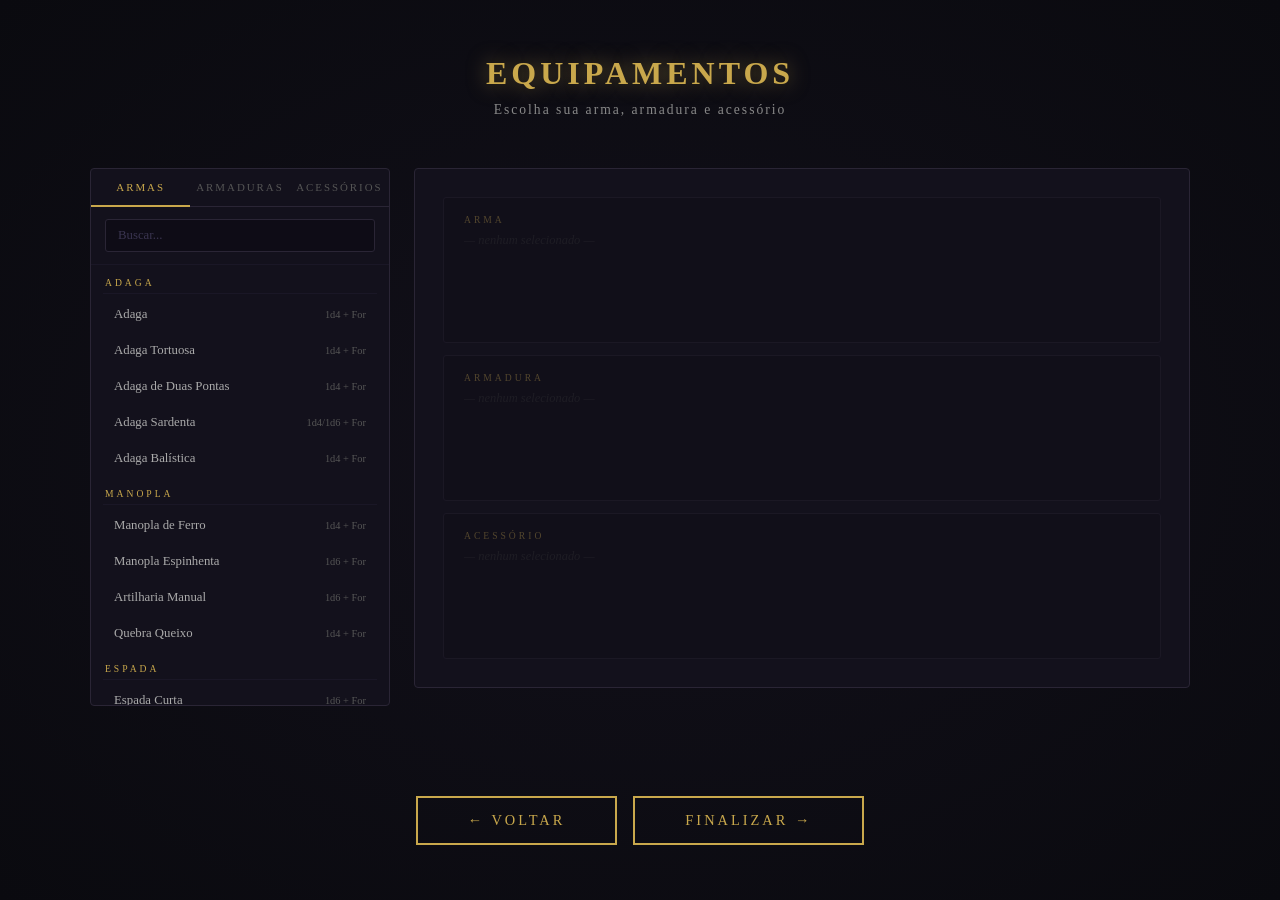
<file: pages/tela3.html>
﻿<!DOCTYPE html>
<html lang="pt-BR">
<head>
<meta charset="UTF-8">
<meta name="viewport" content="width=device-width, initial-scale=1.0">
<title>Fragmentados — Equipamentos</title>
<link rel="icon" href="../assets/images/LogoT.png" type="image/png">
<link rel="stylesheet" href="../styles/global.css">
<link rel="stylesheet" href="../styles/tela3.css">
</head>
<body>

<section class="tela">
  <h1 class="titulo-tela">Equipamentos</h1>
  <p class="subtitulo-tela">Escolha sua arma, armadura e acessório</p>

  <div class="t3-layout">

    <!-- Painel esquerdo -->
    <div class="t3-painel">
      <div class="t3-abas">
        <button class="t3-aba ativo" onclick="mudarAba('armas', this)">Armas</button>
        <button class="t3-aba" onclick="mudarAba('armaduras', this)">Armaduras</button>
        <button class="t3-aba" onclick="mudarAba('acessorios', this)">Acessórios</button>
      </div>
      <div class="t3-busca-wrap">
        <input class="t3-busca" type="text" placeholder="Buscar..." oninput="filtrarLista(this.value)" autocomplete="off" id="campoBusca">
      </div>
      <div class="t3-lista" id="t3Lista"></div>
    </div>

    <!-- Painel direito -->
    <div class="t3-detalhe" id="t3Detalhe"></div>

  </div>

  <div style="display:flex;gap:16px;margin-top:40px;">
    <button class="btn-avancar habilitado" onclick="Sons.back();window.location.href='tela2.html'">← Voltar</button>
    <button class="btn-avancar habilitado" onclick="Sons.confirm();iniciarLoading()">Finalizar →</button>
  </div>
</section>



<script src="../scripts/estado.js"></script>
<script src="../scripts/audio.js"></script>
<script src="../scripts/sons.js"></script>
<script src="../scripts/itens.js"></script>
<script>
  let abaAtiva = 'armas';
  let buscaAtual = '';

  window.addEventListener('load', () => {
    carregarEstadoBase();
    renderLista();
    mostrarPreview();
  });

  function mudarAba(aba, btn) {
    Sons.click();
    abaAtiva = aba;
    buscaAtual = '';
    document.getElementById('campoBusca').value = '';
    document.querySelectorAll('.t3-aba').forEach(b => b.classList.remove('ativo'));
    btn.classList.add('ativo');
    renderLista();
    mostrarPreview();
  }

  function filtrarLista(valor) {
    buscaAtual = valor.toLowerCase();
    renderLista();
  }

  function renderLista() {
    const lista = document.getElementById('t3Lista');
    lista.innerHTML = '';
    const items = abaAtiva === 'armas' ? ARMAS
                : abaAtiva === 'armaduras' ? ARMADURAS
                : ACESSORIOS;
    const estadoSel = abaAtiva === 'armas' ? estado.arma
                    : abaAtiva === 'armaduras' ? estado.armadura
                    : estado.acessorio;

    // agrupa por categoria (tudo antes do ' — ')
    const grupos = {};
    items.forEach(item => {
      if (buscaAtual && !item.nome.toLowerCase().includes(buscaAtual) && !(item.tipo||'').toLowerCase().includes(buscaAtual) && !(item.dano||'').toLowerCase().includes(buscaAtual) && !(item.desc||'').toLowerCase().includes(buscaAtual)) return;
      const cat = item.tipo.split(' — ')[0];
      if (!grupos[cat]) grupos[cat] = [];
      grupos[cat].push(item);
    });

    const cats = Object.keys(grupos);
    if (!cats.length) {
      lista.innerHTML = '<div class="t3-vazio">➳ Nenhum resultado</div>';
      return;
    }

    cats.forEach(cat => {
      const catDiv = document.createElement('div');
      catDiv.className = 't3-categoria';
      catDiv.textContent = cat;
      lista.appendChild(catDiv);
      grupos[cat].forEach(item => {
        const d = document.createElement('div');
        d.className = 'item-linha' + (estadoSel === item.nome ? ' ativo' : '');
        // extrai dano curto
        const danoShort = item.dano ? item.dano.split(' ·')[0] : (item.dano || '');
        d.innerHTML = `<span>${item.nome}</span><span class="item-linha-dano">${danoShort}</span>`;
        d.onclick = () => {
          Sons.click();
          if (abaAtiva === 'armas')      estado.arma      = item.nome;
          if (abaAtiva === 'armaduras') estado.armadura  = item.nome;
          if (abaAtiva === 'acessorios') estado.acessorio = item.nome;
          salvarEstado();
          renderLista();
          mostrarPreview();
        };
        lista.appendChild(d);
      });
    });
  }

  function mostrarPreview() {
    const arma     = estado.arma      ? ARMAS.find(a => a.nome === estado.arma)           : null;
    const armadura = estado.armadura  ? ARMADURAS.find(a => a.nome === estado.armadura)   : null;
    const acess    = estado.acessorio ? ACESSORIOS.find(a => a.nome === estado.acessorio) : null;

    const cardHtml = (label, i) => {
      if (!i) return `<div class="sel-card vazio"><div class="sel-label">${label}</div><div class="sel-vazio">— nenhum selecionado —</div></div>`;
      const ativo = (label==='Arma' && abaAtiva==='armas') || (label==='Armadura' && abaAtiva==='armaduras') || (label==='Acessório' && abaAtiva==='acessorios');
      const extra = i.raridade ? `<div class="sel-extra">${i.raridade}${i.recarga?' · '+i.recarga:''}${i.acao?' · '+i.acao:''}</div>` : '';
      const dano  = i.dano ? `<div class="sel-dano">⚔ ${i.dano}</div>` : '';
      return `<div class="sel-card${ativo?' ativo':''}"><div class="sel-label">${label}</div><div class="sel-nome">${i.nome}</div><div class="sel-tipo">${i.tipo}</div>${extra}${dano}<div class="sel-desc">${i.desc}</div></div>`;
    };

    document.getElementById('t3Detalhe').innerHTML =
      cardHtml('Arma', arma) + cardHtml('Armadura', armadura) + cardHtml('Acessório', acess);
  }

  function iniciarLoading() {
    window.location.href = 'tela4.html';
  }
</script>
</body>
</html>
</file>
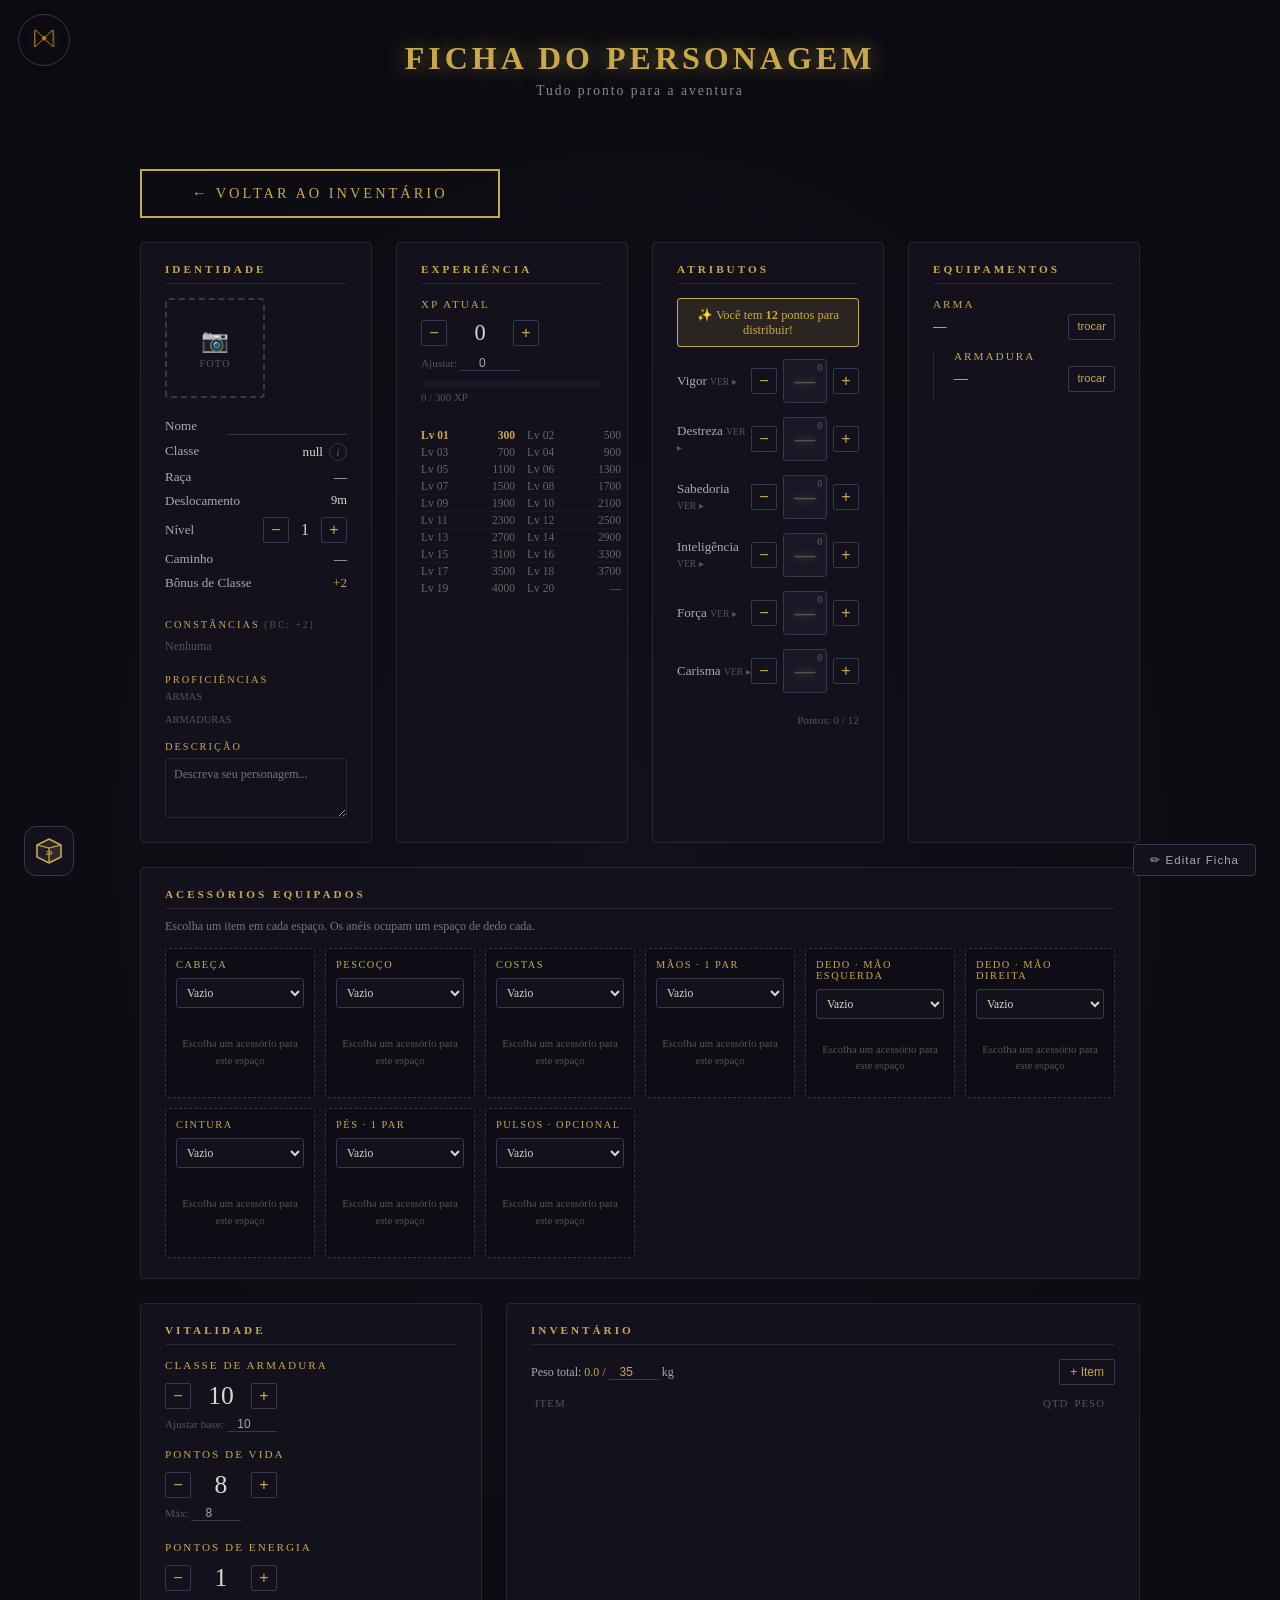
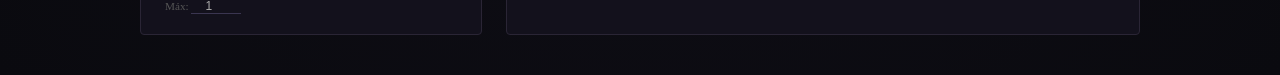
<file: pages/tela5.html>
﻿<!DOCTYPE html>
<html lang="pt-BR">
<head>
<meta charset="UTF-8">
<meta name="viewport" content="width=device-width, initial-scale=1.0">
<title>Fragmentados — Ficha do Personagem</title>
<link rel="icon" href="../assets/images/LogoT.png" type="image/png">
<link rel="stylesheet" href="../styles/global.css">
<link rel="stylesheet" href="../styles/tela1.css">
<link rel="stylesheet" href="../styles/tela5.css">
</head>
<body>

<div id="navLogo" onclick="toggleMenu()">
  <img src="../assets/images/LogoT.png" alt="Primórdios">
  <div id="navMenu">
    <div class="nav-item" onclick="Sons.nav();window.location.href='inventario.html'"><span class="nav-item-icone">⚔</span> Inventário</div>
    <div class="nav-item" onclick="Sons.nav();novoPersonagem()"><span class="nav-item-icone">✦</span> Novo Personagem</div>
    <div class="nav-item" onclick="Sons.nav();window.location.href='livro.html'"><span class="nav-item-icone">⁂</span> Livro</div>
    <div class="nav-item" onclick="Sons.nav();window.location.href='configuracoes.html'"><span class="nav-item-icone">⚙</span> Configurações</div>
    <div class="nav-item nav-sair" onclick="Sons.back();sair()"><span class="nav-item-icone">↩</span> Sair</div>
  </div>
</div>

<section class="tela">
  <h1 class="titulo-tela" style="width:100%;text-align:center;margin-bottom:6px;">Ficha do Personagem</h1>
  <p class="subtitulo-tela" style="width:100%;text-align:center;margin-bottom:20px;">Tudo pronto para a aventura</p>

  <div style="width:100%;max-width:1000px;margin:0 auto 24px;">
    <button class="btn-avancar habilitado" onclick="Sons.back();window.location.href='inventario.html'">← Voltar ao Inventário</button>
  </div>

  <button id="btnEditarFicha" onclick="toggleModoEdicao()" style="position:fixed;bottom:24px;right:24px;z-index:900;width:auto;padding:8px 16px;font-size:0.72rem;letter-spacing:1px;background:#13111c;border:1px solid #3a3550;border-radius:4px;color:#aaa;cursor:pointer;transition:all 0.2s;" onmouseover="this.style.borderColor='var(--cor-principal)';this.style.color='var(--cor-principal)'" onmouseout="this.style.borderColor='#3a3550';this.style.color='#aaa'">✏ Editar Ficha</button>

  <!-- Toolbar de edição -->
  <div id="fichaEditToolbar" style="display:none;width:100%;max-width:1000px;margin:0 auto 16px;background:#13111c;border:1px solid #c9a84c55;border-radius:4px;padding:14px 18px;gap:18px;flex-wrap:wrap;align-items:center;">
    <span class="edit-label">COR PRINCIPAL</span>
    <input type="color" id="editCorPrincipal" value="#c9a84c" style="width:32px;height:28px;border:none;background:transparent;cursor:pointer;" oninput="aplicarCores()">
    <span class="edit-label" style="margin-left:8px;">COR DO TEXTO</span>
    <input type="color" id="editCorTexto" value="#e0d6c8" style="width:32px;height:28px;border:none;background:transparent;cursor:pointer;" oninput="aplicarCores()">
    <span class="edit-label" style="margin-left:8px;">LAYOUT</span>
    <div style="display:flex;gap:8px;">
      <button id="layoutBtn1" class="layout-btn ativo" onclick="trocarLayout(1)" title="Layout Padrão">
        <svg width="28" height="22" viewBox="0 0 28 22"><rect x="1" y="1" width="7" height="20" rx="1" fill="none" stroke="currentColor" stroke-width="1.5"/><rect x="10" y="1" width="7" height="9" rx="1" fill="none" stroke="currentColor" stroke-width="1.5"/><rect x="10" y="12" width="7" height="9" rx="1" fill="none" stroke="currentColor" stroke-width="1.5"/><rect x="19" y="1" width="8" height="20" rx="1" fill="none" stroke="currentColor" stroke-width="1.5"/></svg>
      </button>
      <button id="layoutBtn2" class="layout-btn" onclick="trocarLayout(2)" title="Layout Pergaminho">
        <svg width="28" height="22" viewBox="0 0 28 22"><rect x="5" y="1" width="18" height="6" rx="1" fill="none" stroke="currentColor" stroke-width="1.5"/><rect x="5" y="9" width="18" height="4" rx="1" fill="none" stroke="currentColor" stroke-width="1.5"/><rect x="5" y="15" width="18" height="6" rx="1" fill="none" stroke="currentColor" stroke-width="1.5"/></svg>
      </button>
      <button id="layoutBtn3" class="layout-btn" onclick="trocarLayout(3)" title="Layout Painel">
        <svg width="28" height="22" viewBox="0 0 28 22"><rect x="1" y="1" width="7" height="9" rx="1" fill="none" stroke="currentColor" stroke-width="1.5"/><rect x="10" y="1" width="8" height="9" rx="1" fill="none" stroke="currentColor" stroke-width="1.5"/><rect x="20" y="1" width="7" height="9" rx="1" fill="none" stroke="currentColor" stroke-width="1.5"/><rect x="1" y="12" width="7" height="9" rx="1" fill="none" stroke="currentColor" stroke-width="1.5"/><rect x="10" y="12" width="8" height="9" rx="1" fill="none" stroke="currentColor" stroke-width="1.5"/><rect x="20" y="12" width="7" height="9" rx="1" fill="none" stroke="currentColor" stroke-width="1.5"/></svg>
      </button>
    </div>
    <div style="flex:1;"></div>
    <button class="c-btn" style="width:auto;padding:0 12px;font-size:0.72rem;color:#aaa;" onclick="resetarLayoutFicha()">↺ Padrão</button>
    <button class="c-btn edit-btn-finalizar" style="width:auto;padding:0 12px;font-size:0.72rem;" onclick="toggleModoEdicao()">✔ Finalizar Edição</button>
  </div>

  <div id="fichaConteudo" style="width:100%;max-width:1000px;margin:0 auto;display:flex;flex-wrap:wrap;gap:24px;"></div>
</section>

<!-- Popup Equipamento -->
<div id="popupEquip">
  <div class="popup-box">
    <div class="popup-box-header">
      <span id="popupEquipTitulo" class="popup-box-titulo"></span>
      <button class="c-btn" onclick="fecharPopupEquip()" style="color:#aaa;">&#x2715;</button>
    </div>
    <div id="popupEquipLista" class="popup-box-lista"></div>
  </div>
</div>

<!-- Popup Caminho / Talentos -->
<div id="popupCaminhoTalentos">
  <div class="popup-box" style="max-width:440px;">
    <div class="popup-box-header">
      <span id="popupCTTitulo" class="popup-box-titulo"></span>
      <button class="c-btn" onclick="fecharPopupCT()" style="color:#aaa;">&#x2715;</button>
    </div>
    <div id="popupCTLista" class="popup-box-lista"></div>
  </div>
</div>

<!-- Popup Atributo -->
<div id="popupAtributo">
  <div class="popup-box" style="max-width:400px;">
    <div class="popup-box-header">
      <span id="popupAtributoTitulo" class="popup-box-titulo"></span>
      <button class="c-btn" onclick="fecharPopupAtributo()" style="color:#aaa;">✕</button>
    </div>
    <div id="popupAtributoLista"></div>
  </div>
</div>

<!-- Popup Info Classe (com navbar) -->
<div id="popupInfoClasse">
  <div class="popup-box" style="max-width:480px;max-height:82vh;display:flex;flex-direction:column;">
    <div class="popup-box-header">
      <span id="picTitulo" class="popup-box-titulo"></span>
      <button class="c-btn" onclick="fecharPopupInfoClasse()" style="color:#aaa;">✕</button>
    </div>
    <div id="picNavbar" style="display:flex;gap:4px;flex-wrap:wrap;margin-bottom:12px;border-bottom:1px solid #2a2535;padding-bottom:10px;"></div>
    <div id="picConteudo" style="overflow-y:auto;flex:1;"></div>
  </div>
</div>

<!-- ===== ROLADOR DE DADOS ===== -->
<style>
@keyframes dice-pulse {
  0%,100% { box-shadow: 0 0 0px #c9a84c00; }
  50%      { box-shadow: 0 0 12px #c9a84c55; }
}
@keyframes dice-flip {
  0%   { transform: rotateY(0deg); }
  100% { transform: rotateY(360deg); }
}
@keyframes panel-in {
  from { opacity:0; transform: translateY(10px) scale(0.97); }
  to   { opacity:1; transform: translateY(0)   scale(1); }
}
@keyframes panel-out {
  from { opacity:1; transform: translateY(0)   scale(1); }
  to   { opacity:0; transform: translateY(10px) scale(0.97); }
}
@keyframes chip-in {
  0%   { transform: scale(0);   opacity:0; }
  70%  { transform: scale(1.15); opacity:1; }
  100% { transform: scale(1);   opacity:1; }
}
@keyframes chip-out {
  from { transform: scale(1); opacity:1; }
  to   { transform: scale(0); opacity:0; }
}
@keyframes roll-pop {
  0%   { transform: translateY(6px); opacity:0; }
  60%  { transform: translateY(-2px); opacity:1; }
  100% { transform: translateY(0);   opacity:1; }
}
@keyframes crit-bang {
  0%   { transform: scale(1);    text-shadow: 0 0 0px #c9a84c00; }
  25%  { transform: scale(1.45); text-shadow: 0 0 18px #c9a84c, 0 0 36px #c9a84c88; }
  55%  { transform: scale(1.15); text-shadow: 0 0 10px #c9a84caa; }
  100% { transform: scale(1);    text-shadow: 0 0 4px #c9a84c55; }
}
@keyframes fail-slump {
  0%   { transform: rotate(0deg);    opacity:1; color:#e0d6c8; }
  40%  { transform: rotate(-18deg);  opacity:0.5; }
  100% { transform: rotate(-22deg);  opacity:0.32; color:#555; }
}
@keyframes shimmer {
  0%   { width:0%; opacity:0.8; }
  100% { width:100%; opacity:0; }
}
#diceBtn { animation: dice-pulse 2.8s ease-in-out infinite; }
#diceBtn.open { animation: none; box-shadow: 0 0 16px #c9a84c55; }
#diceBtn:hover { transform: rotate(12deg) scale(1.08) !important; }
#dicePanel.closing { animation: panel-out 0.18s ease forwards; pointer-events:none; }
</style>

<div id="diceBtn" onclick="toggleDice()" title="Rolar dados"
  style="position:fixed;bottom:24px;left:24px;z-index:950;width:50px;height:50px;background:#13111c;border:1px solid #3a3550;border-radius:12px;display:flex;align-items:center;justify-content:center;cursor:pointer;transition:transform 0.2s,border-color 0.2s,box-shadow 0.2s;">
  <svg width="26" height="26" viewBox="0 0 26 26" fill="none" xmlns="http://www.w3.org/2000/svg">
    <polygon points="13,1 25,7 25,19 13,25 1,19 1,7" stroke="#c9a84c" stroke-width="1.4" fill="#1a1726"/>
    <polygon points="13,1 25,7 13,10 1,7" stroke="#c9a84c" stroke-width="0.8" fill="#c9a84c18"/>
    <polygon points="1,7 13,10 13,25 1,19" stroke="#c9a84c" stroke-width="0.8" fill="#c9a84c0d"/>
    <polygon points="25,7 13,10 13,25 25,19" stroke="#c9a84c" stroke-width="0.8" fill="#c9a84c22"/>
    <text x="13" y="17" text-anchor="middle" font-size="7" font-family="Georgia,serif" fill="#c9a84c" font-weight="bold">20</text>
  </svg>
</div>

<div id="dicePanel" style="display:none;position:fixed;bottom:86px;left:24px;z-index:950;background:#13111c;border:1px solid #c9a84c44;border-radius:12px;padding:14px;width:268px;box-shadow:0 12px 40px #00000099;overflow:hidden;">
  <!-- linha brilhante no topo -->
  <div id="diceShimmer" style="position:absolute;top:0;left:0;height:1px;background:linear-gradient(90deg,transparent,#c9a84c,transparent);width:0%;pointer-events:none;"></div>
  <!-- header -->
  <div style="display:flex;justify-content:space-between;align-items:center;margin-bottom:12px;">
    <button id="diceBtnRolar" onclick="rolarDados()"
      style="background:transparent;border:1px solid #c9a84c66;border-radius:5px;color:#c9a84c;font-family:'Georgia',serif;font-size:0.7rem;letter-spacing:1.5px;padding:4px 12px;cursor:pointer;transition:all 0.2s;"
      onmouseover="this.style.background='#c9a84c22';this.style.boxShadow='0 0 8px #c9a84c44'"
      onmouseout="this.style.background='transparent';this.style.boxShadow='none'">⚄ ROLAR</button>
    <button onclick="limparDados()"
      style="background:transparent;border:1px solid #ff444433;border-radius:5px;color:#ff4444aa;font-family:'Georgia',serif;font-size:0.7rem;padding:4px 10px;cursor:pointer;transition:all 0.2s;"
      onmouseover="this.style.background='#ff444422';this.style.color='#ff4444'"
      onmouseout="this.style.background='transparent';this.style.color='#ff4444aa'">✕</button>
  </div>
  <!-- seletor -->
  <div id="dicePicker" style="display:flex;gap:5px;flex-wrap:wrap;margin-bottom:10px;"></div>
  <!-- fila -->
  <div id="diceQueue" style="min-height:26px;display:flex;flex-wrap:wrap;gap:4px;margin-bottom:10px;"></div>
  <!-- resultado -->
  <div id="diceResult" style="display:none;border-top:1px solid #2a2535;padding-top:10px;">
    <div id="diceRolls" style="font-size:0.78rem;color:#aaa;line-height:2;word-break:break-all;"></div>
    <div id="diceSum" style="font-size:1.15rem;color:#c9a84c;font-weight:bold;margin-top:6px;letter-spacing:1px;"></div>
  </div>
</div>

<script>
  const DADOS = [2,4,6,8,10,12,20,100];
  let _diceOpen = false;
  let _diceQueue = [];

  (function() {
    const p = document.getElementById('dicePicker');
    DADOS.forEach(d => {
      const b = document.createElement('button');
      b.textContent = 'd' + d;
      b.style.cssText = 'background:#1a1726;border:1px solid #3a3550;border-radius:5px;color:#888;font-family:Georgia,serif;font-size:0.7rem;padding:4px 8px;cursor:pointer;transition:all 0.18s;';
      b.onmouseover = () => { b.style.borderColor='#c9a84c'; b.style.color='#c9a84c'; b.style.background='#c9a84c11'; };
      b.onmouseout  = () => { b.style.borderColor='#3a3550'; b.style.color='#888'; b.style.background='#1a1726'; };
      b.onclick = () => { adicionarDado(d); b.style.transform='scale(0.88)'; setTimeout(()=>b.style.transform='',120); };
      p.appendChild(b);
    });
  })();

  function toggleDice() {
    const panel = document.getElementById('dicePanel');
    const btn   = document.getElementById('diceBtn');
    if (_diceOpen) {
      panel.classList.add('closing');
      btn.classList.remove('open');
      setTimeout(() => { panel.style.display='none'; panel.classList.remove('closing'); }, 180);
    } else {
      panel.style.display = 'block';
      panel.style.animation = 'panel-in 0.22s cubic-bezier(0.34,1.56,0.64,1) forwards';
      btn.classList.add('open');
      btn.style.animation = 'dice-flip 0.45s ease';
      setTimeout(() => { btn.style.animation = 'none'; btn.style.boxShadow = '0 0 16px #c9a84c55'; }, 460);
      _doShimmer();
    }
    _diceOpen = !_diceOpen;
  }

  function _doShimmer() {
    const s = document.getElementById('diceShimmer');
    s.style.transition = 'none'; s.style.width = '0%'; s.style.opacity = '0.9';
    requestAnimationFrame(() => {
      s.style.transition = 'width 0.5s ease, opacity 0.5s ease';
      s.style.width = '100%'; s.style.opacity = '0';
    });
  }

  function adicionarDado(d) {
    _diceQueue.push(d);
    renderQueue(true);
  }

  function removerDado(i) {
    const chips = document.getElementById('diceQueue').children;
    const chip  = chips[i];
    if (chip) {
      chip.style.animation = 'chip-out 0.15s ease forwards';
      setTimeout(() => { _diceQueue.splice(i,1); renderQueue(false); }, 140);
    }
  }

  function limparDados() {
    _diceQueue = [];
    renderQueue(false);
    const r = document.getElementById('diceResult');
    r.style.transition = 'opacity 0.2s';
    r.style.opacity = '0';
    setTimeout(() => { r.style.display='none'; r.style.opacity='1'; r.style.transition=''; }, 200);
  }

  function renderQueue(animate) {
    const el = document.getElementById('diceQueue');
    el.innerHTML = '';
    _diceQueue.forEach((d, i) => {
      const chip = document.createElement('span');
      chip.textContent = 'd' + d;
      chip.title = 'Clique para remover';
      chip.style.cssText = 'background:#1a1726;border:1px solid #c9a84c55;border-radius:5px;color:#c9a84c;font-size:0.7rem;padding:3px 8px;cursor:pointer;display:inline-block;transition:border-color 0.15s,color 0.15s;';
      if (animate && i === _diceQueue.length - 1)
        chip.style.animation = 'chip-in 0.22s cubic-bezier(0.34,1.56,0.64,1) forwards';
      chip.onmouseover = () => { chip.style.borderColor='#ff4444'; chip.style.color='#ff4444'; chip.style.textDecoration='line-through'; };
      chip.onmouseout  = () => { chip.style.borderColor='#c9a84c55'; chip.style.color='#c9a84c'; chip.style.textDecoration=''; };
      chip.onclick = () => removerDado(i);
      el.appendChild(chip);
    });
  }

  function rolarDados(bonus = 0, descricao = '', aoConcluir = null) {
    if (!_diceQueue.length && !bonus) return;
    const resultados = _diceQueue.map(d => ({ d, v: Math.floor(Math.random() * d) + 1 }));
    const soma = resultados.reduce((s, r) => s + r.v, 0) + bonus;
    const rollsEl = document.getElementById('diceRolls');
    const sumEl   = document.getElementById('diceSum');
    const resEl   = document.getElementById('diceResult');
    rollsEl.innerHTML = '';
    resEl.style.display = 'block';
    sumEl.textContent = '';
    if (descricao) {
      const titulo = document.createElement('div');
      titulo.textContent = descricao;
      titulo.style.cssText = 'color:#c9a84c;font-size:0.72rem;margin-bottom:6px;';
      rollsEl.appendChild(titulo);
    }
    if (bonus) {
      const modificador = document.createElement('div');
      modificador.textContent = `Bônus: +${bonus}`;
      modificador.style.cssText = 'color:#aaa;font-size:0.72rem;margin-bottom:4px;';
      rollsEl.appendChild(modificador);
    }
    if (!_diceQueue.length) {
      const fixo = document.createElement('div');
      fixo.textContent = 'Dano fixo';
      fixo.style.cssText = 'color:#aaa;font-size:0.72rem;';
      rollsEl.appendChild(fixo);
    }
    // aparece cada resultado com stagger
    resultados.forEach((r, i) => {
      const span = document.createElement('span');
      span.style.cssText = 'display:inline-block;margin-right:10px;opacity:0;animation:roll-pop 0.25s ease forwards;';
      span.style.animationDelay = (i * 80) + 'ms';
      const isCrit = r.v === r.d;
      const isFail = r.v === 1;
      const numStyle = isCrit
        ? 'font-weight:bold;font-size:0.9rem;color:#c9a84c;display:inline-block;'
        : isFail
        ? 'font-weight:bold;font-size:0.9rem;color:#555;display:inline-block;'
        : 'font-weight:bold;font-size:0.9rem;color:#c9a84c;display:inline-block;';
      span.innerHTML = `<span style="color:#555;font-size:0.68rem;">d${r.d}</span> <span class="_dnum" style="${numStyle}">${r.v}</span>`;
      rollsEl.appendChild(span);
      if (isCrit || isFail) {
        const anim = isCrit ? 'crit-bang' : 'fail-slump';
        const dur  = isCrit ? '0.55s' : '0.5s';
        const fill = isCrit ? 'forwards' : 'forwards';
        setTimeout(() => {
          const numEl = span.querySelector('._dnum');
          if (numEl) numEl.style.animation = `${anim} ${dur} ease ${fill}`;
        }, i * 80 + 260);
      }
    });
    // contador animado na soma
    const delay = resultados.length * 80 + 120;
    setTimeout(() => _animarSoma(sumEl, soma, aoConcluir), delay);
    _doShimmer();
  }

  function rolagemRapida(dados, bonus, descricao, aoConcluir = null) {
    _diceQueue = [...dados];
    renderQueue(false);
    if (!_diceOpen) toggleDice();
    rolarDados(bonus, descricao, aoConcluir);
  }

  function _animarSoma(el, alvo, aoConcluir = null) {
    let cur = 0;
    const step = Math.max(1, Math.floor(alvo / 18));
    const iv = setInterval(() => {
      cur = Math.min(cur + step, alvo);
      el.textContent = '= ' + cur;
      if (cur >= alvo) {
        clearInterval(iv);
        if (aoConcluir) aoConcluir(alvo);
      }
    }, 28);
  }
</script>

<script src="../scripts/estado.js"></script>
<script src="../scripts/audio.js"></script>
<script src="../scripts/sons.js"></script>
<script src="../scripts/itens.js"></script>
<script src="../scripts/habilidades.js"></script>
<script src="../scripts/livro-dados.js"></script>
<script src="../scripts/ficha.js"></script>
<script>
  const logoImg = document.querySelector('#navLogo img');
  logoImg.classList.add('logo-entrada');
  logoImg.addEventListener('animationend', () => {
    logoImg.classList.remove('logo-entrada');
    logoImg.classList.remove('logo-girar');
  });

  function toggleMenu() {
    Sons.toggle();
    logoImg.classList.remove('logo-girar');
    void logoImg.offsetWidth;
    logoImg.classList.add('logo-girar');
    document.getElementById('navMenu').classList.toggle('aberto');
  }

  document.addEventListener('click', e => {
    if (!document.getElementById('navLogo').contains(e.target))
      document.getElementById('navMenu').classList.remove('aberto');
  });

  function sair() {
    localStorage.removeItem('primordios_logado');
    window.location.href = 'tela0.html';
  }

  function novoPersonagem() {
    Object.assign(estado, {
      personagem: null, classe: null, nivel: 1, caminho: null,
      constancias: { Vigor: 0, Destreza: 0, Sabedoria: 0, 'Intelig\u00eancia': 0, 'For\u00e7a': 0, Carisma: 0 },
      constanciasEscolhidas: [], arma: null, armadura: null, acessorio: null, acessoriosEquipados: {}, acessoriosCargas: {}, talentos: [], nomePersonagem: ''
    });
    salvarEstado();
    window.location.href = 'tela1.html';
  }

  window.addEventListener('load', () => {
    carregarEstadoBase();
    renderFicha();
    salvarPersonagem();
  });

  function salvarPersonagem() {
    const user = JSON.parse(localStorage.getItem('primordios_logado') || 'null');
    if (!user) return;
    if (!estado.nomePersonagem || !estado.classe) return;
    const lista = JSON.parse(localStorage.getItem('primordios_personagens_' + user.usuario) || '[]');
    const foto  = sessionStorage.getItem('fragmentados_foto') || '';
    const desc  = sessionStorage.getItem('fragmentados_desc') || '';
    const novo  = {
      nomePersonagem: estado.nomePersonagem,
      classe:         estado.classe,
      nivel:          estado.nivel,
      foto, desc,
      pvMax: sessionStorage.getItem('fragmentados_pvmax'),
      peMax: sessionStorage.getItem('fragmentados_pemax'),
      pv:    sessionStorage.getItem('fragmentados_pv'),
      pe:    sessionStorage.getItem('fragmentados_pe'),
      ca:    sessionStorage.getItem('fragmentados_ca'),
      xp:    sessionStorage.getItem('fragmentados_xp'),
      dados: coletarDadosFicha(),
      estadoCompleto: { ...estado }
    };
    const existente = lista.findIndex(p => p.nomePersonagem === novo.nomePersonagem);
    if (existente !== -1) lista[existente] = novo;
    else lista.push(novo);
    gravarPersonagens(user.usuario, lista);
  }
</script>
</body>
</html>
</file>
<file: styles/index.css>
:root {
  color-scheme: dark;
  --background: #09090d;
  --panel: #111116;
  --gold: #c9a84c;
  --gold-light: #ead18a;
  --text: #eee8dc;
  --muted: #928d84;
  --line: rgba(201, 168, 76, 0.18);
}

* {
  box-sizing: border-box;
}

html {
  min-width: 320px;
  background: var(--background);
  scroll-behavior: smooth;
}

body {
  min-height: 100vh;
  margin: 0;
  overflow-x: hidden;
  background:
    radial-gradient(ellipse at 74% 18%, rgba(105, 64, 31, 0.14), transparent 34rem),
    radial-gradient(ellipse at 17% 66%, rgba(39, 37, 59, 0.16), transparent 36rem),
    var(--background);
  color: var(--text);
  font-family: Arial, sans-serif;
  -webkit-font-smoothing: antialiased;
}

a {
  color: inherit;
  text-decoration: none;
}

.site-shell {
  width: min(1200px, calc(100% - 80px));
  margin: 0 auto;
}

.topbar {
  display: flex;
  height: 88px;
  align-items: center;
  justify-content: space-between;
  border-bottom: 1px solid rgba(238, 232, 220, 0.08);
}

.brand {
  display: inline-flex;
  align-items: center;
  gap: 12px;
  font-family: Georgia, serif;
  font-size: 0.79rem;
  font-weight: 600;
  letter-spacing: 0.23em;
}

.brand img {
  width: 31px;
  height: 31px;
  object-fit: contain;
  filter: drop-shadow(0 0 9px rgba(201, 168, 76, 0.2));
}

.topbar-link {
  color: #bcb5a8;
  font-size: 0.78rem;
  letter-spacing: 0.04em;
  transition: color 180ms ease;
}

.topbar-link span {
  margin-left: 7px;
  color: var(--gold);
}

.topbar-link:hover {
  color: var(--gold-light);
}

.hero {
  position: relative;
  display: grid;
  min-height: 575px;
  grid-template-columns: 1fr 0.92fr;
  align-items: center;
  gap: 20px;
  padding: 28px 0 38px;
}

.hero-copy {
  position: relative;
  z-index: 1;
  padding: 30px 0 35px;
}

.eyebrow {
  display: flex;
  align-items: center;
  gap: 11px;
  margin: 0 0 26px;
  color: var(--gold);
  font-size: 0.63rem;
  font-weight: 600;
  letter-spacing: 0.23em;
}

.eyebrow > span {
  width: 25px;
  height: 1px;
  background: var(--gold);
  box-shadow: 0 0 8px rgba(201, 168, 76, 0.5);
}

h1,
h2,
h3,
p {
  margin-top: 0;
}

.hero h1 {
  margin: 0;
  font-family: Georgia, serif;
  font-size: clamp(3.3rem, 6vw, 5.3rem);
  font-weight: 500;
  letter-spacing: -0.055em;
  line-height: 1.08;
}

.hero h1 em,
.section-heading h2 em {
  color: var(--gold-light);
  font-weight: 400;
}

.hero-description {
  max-width: 440px;
  margin: 24px 0 29px;
  color: #aaa59c;
  font-size: 0.96rem;
  line-height: 1.8;
}

.hero-actions {
  display: flex;
  flex-wrap: wrap;
  gap: 12px;
}

.button {
  display: inline-flex;
  min-height: 51px;
  align-items: center;
  justify-content: center;
  gap: 22px;
  padding: 0 20px;
  border: 1px solid transparent;
  font-size: 0.72rem;
  font-weight: 600;
  letter-spacing: 0.055em;
  transition: background 180ms ease, border-color 180ms ease, color 180ms ease, transform 180ms ease;
}

.button:hover {
  transform: translateY(-2px);
}

.button-primary {
  background: var(--gold);
  color: #14120c;
}

.button-primary:hover {
  background: var(--gold-light);
}

.button-primary span,
.button-secondary span {
  font-size: 1rem;
}

.button-secondary {
  border-color: rgba(201, 168, 76, 0.38);
  color: var(--gold-light);
}

.button-secondary:hover {
  border-color: var(--gold);
  background: rgba(201, 168, 76, 0.08);
}

.button-secondary[hidden] {
  display: none;
}

.hero-note {
  display: flex;
  align-items: center;
  gap: 10px;
  margin-top: 32px;
  color: #77736d;
  font-size: 0.7rem;
  letter-spacing: 0.04em;
}

.note-mark {
  color: var(--gold);
  font-size: 0.9rem;
}

.hero-art {
  position: relative;
  display: grid;
  min-height: 490px;
  place-items: center;
  isolation: isolate;
}

.art-glow {
  position: absolute;
  z-index: -2;
  width: min(74%, 350px);
  aspect-ratio: 1;
  border-radius: 50%;
  background: radial-gradient(circle, rgba(148, 105, 43, 0.2), rgba(83, 60, 34, 0.08) 45%, transparent 72%);
  filter: blur(5px);
}

.art-orbit {
  position: absolute;
  z-index: -1;
  width: min(76%, 360px);
  aspect-ratio: 1;
  border: 1px solid rgba(201, 168, 76, 0.16);
  border-radius: 50%;
}

.orbit-one {
  transform: rotate(-28deg) scaleY(0.64);
}

.orbit-two {
  transform: rotate(47deg) scaleY(0.72);
  border-color: rgba(220, 204, 155, 0.11);
}

.art-core {
  display: flex;
  width: 206px;
  height: 270px;
  align-items: center;
  justify-content: center;
  flex-direction: column;
  border: 1px solid rgba(201, 168, 76, 0.35);
  background:
    linear-gradient(145deg, rgba(201, 168, 76, 0.06), transparent 50%),
    rgba(12, 12, 16, 0.82);
  box-shadow: 0 0 70px rgba(201, 168, 76, 0.08), inset 0 0 40px rgba(201, 168, 76, 0.035);
  clip-path: polygon(50% 0, 92% 17%, 100% 73%, 50% 100%, 0 73%, 8% 17%);
}

.art-core::before {
  position: absolute;
  width: 168px;
  height: 226px;
  border: 1px solid rgba(201, 168, 76, 0.22);
  content: '';
  clip-path: polygon(50% 0, 92% 17%, 100% 73%, 50% 100%, 0 73%, 8% 17%);
}

.art-core img {
  width: 86px;
  height: 100px;
  object-fit: contain;
  filter: drop-shadow(0 0 16px rgba(201, 168, 76, 0.48));
}

.core-star {
  margin-bottom: 10px;
  color: var(--gold-light);
  font-size: 0.9rem;
  text-shadow: 0 0 15px rgba(201, 168, 76, 0.8);
}

.core-caption {
  margin-top: 10px;
  color: #b7a16a;
  font-family: Georgia, serif;
  font-size: 0.47rem;
  letter-spacing: 0.18em;
}

.art-symbol {
  position: absolute;
  display: grid;
  width: 43px;
  height: 43px;
  place-items: center;
  border: 1px solid rgba(201, 168, 76, 0.25);
  background: rgba(13, 13, 17, 0.8);
  color: #d0b86e;
  font-family: Georgia, serif;
  font-size: 1.15rem;
  box-shadow: 0 0 24px rgba(201, 168, 76, 0.07);
  transform: rotate(45deg);
}

.art-symbol::first-letter {
  transform: rotate(-45deg);
}

.symbol-fire {
  top: 13%;
  left: 48%;
}

.symbol-water {
  top: 42%;
  right: 4%;
}

.symbol-air {
  bottom: 15%;
  left: 35%;
}

.symbol-earth {
  top: 39%;
  left: 5%;
}

.art-label {
  position: absolute;
  color: #68645d;
  font-size: 0.53rem;
  letter-spacing: 0.17em;
}

.label-top {
  top: 12%;
  right: 9%;
}

.label-bottom {
  bottom: 10%;
  left: 9%;
}

.journey {
  padding: 44px 0 90px;
  border-top: 1px solid rgba(238, 232, 220, 0.08);
}

.section-heading {
  margin-bottom: 29px;
}

.section-heading .eyebrow {
  margin-bottom: 12px;
}

.section-heading h2 {
  margin: 0;
  font-family: Georgia, serif;
  font-size: clamp(1.7rem, 3vw, 2.3rem);
  font-weight: 400;
  letter-spacing: -0.025em;
}

.feature-grid {
  display: grid;
  grid-template-columns: repeat(3, 1fr);
  border: 1px solid var(--line);
}

.feature-card {
  position: relative;
  min-height: 190px;
  padding: 25px 25px 22px;
  background: linear-gradient(145deg, rgba(255, 255, 255, 0.018), transparent 72%);
}

.feature-card + .feature-card {
  border-left: 1px solid var(--line);
}

.feature-number {
  position: absolute;
  top: 24px;
  right: 24px;
  color: #565149;
  font-family: Georgia, serif;
  font-size: 0.65rem;
  letter-spacing: 0.1em;
}

.feature-icon {
  color: var(--gold);
  font-size: 1.3rem;
}

.feature-card h3 {
  margin: 16px 0 8px;
  font-family: Georgia, serif;
  font-size: 0.95rem;
  font-weight: 500;
}

.feature-card p {
  max-width: 290px;
  margin: 0;
  color: var(--muted);
  font-size: 0.76rem;
  line-height: 1.7;
}

.footer {
  display: flex;
  min-height: 65px;
  align-items: center;
  justify-content: space-between;
  border-top: 1px solid rgba(238, 232, 220, 0.08);
  color: #716c63;
  font-size: 0.66rem;
}

.footer span:first-child {
  color: #9c8548;
  font-family: Georgia, serif;
  font-size: 0.6rem;
  letter-spacing: 0.18em;
}

@media (max-width: 760px) {
  .site-shell {
    width: min(100% - 40px, 560px);
  }

  .topbar {
    height: 72px;
  }

  .hero {
    min-height: 0;
    grid-template-columns: 1fr;
    gap: 0;
    padding: 46px 0 28px;
  }

  .hero-copy {
    padding: 0;
  }

  .hero h1 {
    font-size: clamp(3.2rem, 13vw, 5rem);
  }

  .hero-art {
    min-height: 365px;
  }

  .art-core {
    width: 166px;
    height: 220px;
  }

  .art-core::before {
    width: 138px;
    height: 184px;
  }

  .art-core img {
    width: 68px;
    height: 78px;
  }

  .journey {
    padding: 35px 0 55px;
  }

  .feature-grid {
    grid-template-columns: 1fr;
  }

  .feature-card {
    min-height: 155px;
  }

  .feature-card + .feature-card {
    border-top: 1px solid var(--line);
    border-left: 0;
  }
}

@media (max-width: 420px) {
  .site-shell {
    width: calc(100% - 32px);
  }

  .brand {
    gap: 8px;
    font-size: 0.67rem;
  }

  .topbar-link {
    font-size: 0.71rem;
  }

  .hero-actions {
    align-items: stretch;
    flex-direction: column;
  }

  .button {
    justify-content: space-between;
  }

  .hero-art {
    min-height: 320px;
  }
}

@media (prefers-reduced-motion: reduce) {
  *,
  *::before,
  *::after {
    scroll-behavior: auto !important;
    transition-duration: 0.01ms !important;
  }
}
</file>
<file: styles/global.css>
* { margin: 0; padding: 0; box-sizing: border-box; }

body {
  background: #0a0a0f;
  color: #e0d6c8;
  font-family: 'Georgia', serif;
  min-height: 100vh;
  overflow-x: hidden;
}

@keyframes fadeIn {
  from { opacity: 0; transform: translateY(20px); }
  to   { opacity: 1; transform: translateY(0); }
}

.tela {
  min-height: 100vh;
  padding: 40px 20px;
  animation: fadeIn 0.6s ease;
  display: flex;
  flex-direction: column;
  align-items: center;
  justify-content: center;
}

.titulo-tela {
  font-size: 2rem;
  letter-spacing: 4px;
  text-transform: uppercase;
  color: #c9a84c;
  text-shadow: 0 0 20px #c9a84c88;
  margin-bottom: 10px;
  text-align: center;
}

.subtitulo-tela {
  font-size: 0.85rem;
  color: #888;
  letter-spacing: 2px;
  margin-bottom: 50px;
  text-align: center;
}

.btn-avancar {
  margin-top: 50px;
  padding: 14px 50px;
  background: transparent;
  border: 2px solid #c9a84c;
  color: #c9a84c;
  font-family: 'Georgia', serif;
  font-size: 0.9rem;
  letter-spacing: 3px;
  text-transform: uppercase;
  cursor: pointer;
  transition: all 0.3s;
  opacity: 0.3;
  pointer-events: none;
}
.btn-avancar.habilitado {
  opacity: 1;
  pointer-events: all;
}
.btn-avancar.habilitado:hover {
  background: #c9a84c;
  color: #0a0a0f;
  box-shadow: 0 0 20px #c9a84c66;
}

.c-btn {
  width: 26px;
  height: 26px;
  background: transparent;
  border: 1px solid #3a3550;
  color: #c9a84c;
  font-size: 1rem;
  cursor: pointer;
  border-radius: 2px;
  transition: all 0.2s;
  line-height: 1;
}
.c-btn:hover { border-color: #c9a84c; background: #c9a84c22; }
</file>
<file: styles/tela1.css>
body { background: radial-gradient(ellipse at center, #12101a 0%, #0a0a0f 100%); }

/* ===== NAVBAR LOGO ===== */
#navLogo {
  position: fixed;
  top: 14px;
  left: 18px;
  z-index: 1000;
  cursor: pointer;
  user-select: none;
  display: flex;
  align-items: center;
  justify-content: center;
  width: 52px;
  height: 52px;
  border-radius: 50%;
  background: rgba(13, 11, 20, 0.7);
  border: 1px solid #3a3350;
  backdrop-filter: blur(10px);
  -webkit-backdrop-filter: blur(10px);
  transition: border-color 0.3s, box-shadow 0.3s;
}

#navLogo:hover {
  border-color: #c9a84c66;
  box-shadow: 0 0 20px #c9a84c22;
}

#navLogo img {
  width: 32px;
  height: auto;
  display: block;
  filter: drop-shadow(0 0 6px #c9a84c44);
  transition: filter 0.4s ease;
}

#navLogo:hover img {
  filter: drop-shadow(0 0 22px #c9a84ccc) brightness(1.35);
}

#navLogo img.logo-girar {
  animation: logoGiroClick 0.9s cubic-bezier(0.4,0,0.2,1) forwards;
}

#navLogo img.logo-entrada {
  animation: logoEntrada 0.5s ease forwards;
}

@keyframes logoEntrada {
  from { opacity: 0; transform: scale(0.7); filter: drop-shadow(0 0 20px #c9a84caa) brightness(1.4); }
  to   { opacity: 1; transform: scale(1);   filter: drop-shadow(0 0 6px #c9a84c44) brightness(1); }
}

@keyframes logoGiroClick {
  0%   { transform: rotate(0deg);   }
  100% { transform: rotate(720deg); }
}

/* ===== MENU DROPDOWN ===== */
#navMenu {
  position: absolute;
  top: calc(100% + 12px);
  left: 0;
  background: rgba(13, 11, 20, 0.92);
  backdrop-filter: blur(16px);
  -webkit-backdrop-filter: blur(16px);
  border: 1px solid #3a3350;
  border-radius: 6px;
  min-width: 200px;
  overflow: hidden;
  opacity: 0;
  pointer-events: none;
  transform: translateY(-10px) scale(0.97);
  transition: opacity 0.22s ease, transform 0.22s ease;
  box-shadow: 0 16px 48px rgba(0,0,0,0.6), 0 0 0 1px #c9a84c11 inset;
}

#navMenu.aberto {
  opacity: 1;
  pointer-events: all;
  transform: translateY(0) scale(1);
}

.nav-item {
  display: flex;
  align-items: center;
  gap: 12px;
  padding: 13px 20px;
  font-size: 0.72rem;
  letter-spacing: 2.5px;
  text-transform: uppercase;
  color: #998888;
  cursor: pointer;
  border-bottom: 1px solid #1e1a28;
  transition: background 0.18s, color 0.18s, padding-left 0.18s;
  position: relative;
}
.nav-item:last-child { border-bottom: none; }
.nav-item::before {
  content: '';
  position: absolute;
  left: 0; top: 0; bottom: 0;
  width: 2px;
  background: #c9a84c;
  transform: scaleY(0);
  transition: transform 0.18s ease;
  border-radius: 0 2px 2px 0;
}
.nav-item:hover {
  background: rgba(201,168,76,0.07);
  color: #e0d0a8;
  padding-left: 24px;
}
.nav-item:hover::before { transform: scaleY(1); }

.nav-item-icone {
  font-size: 0.95rem;
  width: 20px;
  text-align: center;
  color: #c9a84c88;
  transition: color 0.18s;
}
.nav-item:hover .nav-item-icone { color: #c9a84c; }

.nav-sair {
  font-size: 0.7rem;
  letter-spacing: 2px;
  color: #664444;
  padding: 11px 20px;
  border-top: 1px solid #2a2535 !important;
}
.nav-sair::before { background: #ff6666; }
.nav-sair:hover { color: #ff8888; background: rgba(255,80,80,0.07); padding-left: 24px; }
.nav-sair:hover .nav-item-icone { color: #ff6666; }

.personagens-grid {
  display: flex;
  gap: 30px;
  justify-content: center;
  flex-wrap: wrap;
}

.card-personagem {
  width: 220px;
  cursor: pointer;
  border: 2px solid #2a2535;
  border-radius: 4px;
  background: #13111c;
  transition: all 0.3s ease;
  position: relative;
  overflow: hidden;
}

.card-personagem::before {
  content: '';
  position: absolute;
  inset: 0;
  background: linear-gradient(to bottom, transparent 50%, #0a0a0f 100%);
  z-index: 1;
  pointer-events: none;
}

.card-personagem:hover {
  border-color: #c9a84c;
  transform: translateY(-8px);
  box-shadow: 0 0 30px #c9a84c44;
}

.card-personagem.selecionado {
  border-color: #c9a84c;
  box-shadow: 0 0 40px #c9a84c66;
}

.card-personagem img {
  width: 100%;
  height: 300px;
  object-fit: cover;
  object-position: top;
  display: block;
  filter: grayscale(30%);
  transition: filter 0.3s;
}

.card-personagem:hover img,
.card-personagem.selecionado img { filter: grayscale(0%); }

.card-info {
  position: relative;
  z-index: 2;
  padding: 16px;
  text-align: center;
}

.card-nome {
  font-size: 1.2rem;
  letter-spacing: 2px;
  color: #e0d6c8;
  text-transform: uppercase;
}

.card-classe {
  font-size: 0.75rem;
  color: #c9a84c;
  letter-spacing: 3px;
  margin-top: 4px;
  text-transform: uppercase;
}

.card-desc {
  font-size: 0.78rem;
  color: #888;
  margin-top: 10px;
  line-height: 1.5;
}

.selecionado-badge {
  display: none;
  position: absolute;
  top: 10px;
  right: 10px;
  background: #c9a84c;
  color: #0a0a0f;
  font-size: 0.65rem;
  font-weight: bold;
  letter-spacing: 1px;
  padding: 3px 8px;
  border-radius: 2px;
  z-index: 3;
}
.card-personagem.selecionado .selecionado-badge { display: block; }

/* ===== POPUP PRÉVIA DE CLASSE ===== */
#popupClasse {
  display: none;
  position: fixed;
  inset: 0;
  background: #0a0a0fdd;
  z-index: 2000;
  align-items: center;
  justify-content: center;
  padding: 20px;
}
#popupClasse.aberto { display: flex; }

.popup-classe-box {
  background: #13111c;
  border: 1px solid #3a3550;
  border-radius: 4px;
  padding: 30px;
  max-width: 520px;
  width: 100%;
  max-height: 85vh;
  overflow-y: auto;
  animation: fadeIn 0.3s ease;
  scrollbar-width: thin;
  scrollbar-color: #c9a84c44 #1a1726;
}
.popup-classe-box::-webkit-scrollbar { width: 4px; }
.popup-classe-box::-webkit-scrollbar-track { background: #1a1726; border-radius: 2px; }
.popup-classe-box::-webkit-scrollbar-thumb { background: #c9a84c66; border-radius: 2px; }
.popup-classe-box::-webkit-scrollbar-thumb:hover { background: #c9a84c; }

.popup-classe-titulo {
  font-size: 1.4rem;
  letter-spacing: 4px;
  text-transform: uppercase;
  color: #c9a84c;
  text-shadow: 0 0 16px #c9a84c66;
  margin-bottom: 4px;
}
.popup-classe-sub {
  font-size: 0.72rem;
  color: #555;
  letter-spacing: 2px;
  margin-bottom: 20px;
  border-bottom: 1px solid #2a2535;
  padding-bottom: 14px;
}
.popup-secao {
  font-size: 0.65rem;
  letter-spacing: 3px;
  color: #c9a84c;
  text-transform: uppercase;
  margin: 16px 0 8px;
}
.popup-linha {
  display: flex;
  justify-content: space-between;
  font-size: 0.8rem;
  color: #aaa;
  margin-bottom: 6px;
  gap: 12px;
}
.popup-linha span:last-child { color: #e0d6c8; text-align: right; }
.popup-tag-lista {
  display: flex;
  flex-wrap: wrap;
  gap: 6px;
  margin-bottom: 4px;
}
.popup-tag {
  font-size: 0.72rem;
  padding: 3px 10px;
  border: 1px solid #3a3550;
  border-radius: 2px;
  color: #aaa;
}
.popup-famosos {
  font-size: 0.78rem;
  color: #666;
  font-style: italic;
  line-height: 1.8;
}
.popup-acoes {
  display: flex;
  gap: 12px;
  margin-top: 24px;
  border-top: 1px solid #2a2535;
  padding-top: 20px;
}
.popup-btn-selecionar {
  flex: 1;
  padding: 12px;
  background: transparent;
  border: 2px solid #c9a84c;
  color: #c9a84c;
  font-family: 'Georgia', serif;
  font-size: 0.82rem;
  letter-spacing: 2px;
  text-transform: uppercase;
  cursor: pointer;
  transition: all 0.2s;
}
.popup-btn-selecionar:hover { background: #c9a84c; color: #0a0a0f; }
.popup-btn-fechar {
  padding: 12px 20px;
  background: transparent;
  border: 1px solid #3a3550;
  color: #666;
  font-family: 'Georgia', serif;
  font-size: 0.82rem;
  cursor: pointer;
  transition: all 0.2s;
  border-radius: 2px;
}
.popup-btn-fechar:hover { border-color: #aaa; color: #aaa; }

.card-info-btn {
  position: absolute;
  top: 8px;
  left: 10px;
  z-index: 4;
  width: 22px;
  height: 22px;
  border-radius: 50%;
  border: 1px solid #3a3550;
  background: #13111ccc;
  color: #666;
  font-family: 'Georgia', serif;
  font-size: 0.72rem;
  font-style: italic;
  cursor: pointer;
  display: flex;
  align-items: center;
  justify-content: center;
  transition: border-color 0.2s, color 0.2s, box-shadow 0.2s;
  backdrop-filter: blur(4px);
}
.card-info-btn:hover {
  border-color: #c9a84c;
  color: #c9a84c;
  box-shadow: 0 0 8px #c9a84c44;
}
</file>
<file: styles/configuracoes.css>
/* ===== LAYOUT ===== */
.cfg-tela {
  align-items: center;
  padding: 100px 40px 60px;
}

.cfg-wrapper {
  width: 100%;
  max-width: 680px;
  display: flex;
  flex-direction: column;
  gap: 24px;
}

/* ===== BLOCO ===== */
.cfg-bloco {
  background: #13111c;
  border: 1px solid #2a2535;
  border-radius: 4px;
  overflow: hidden;
}

.cfg-bloco-titulo {
  font-size: 0.65rem;
  letter-spacing: 4px;
  text-transform: uppercase;
  color: #c9a84c;
  padding: 16px 24px 12px;
  border-bottom: 1px solid #2a2535;
}

/* ===== LINHA ===== */
.cfg-linha {
  display: flex;
  align-items: center;
  justify-content: space-between;
  padding: 16px 24px;
  border-bottom: 1px solid #1a1726;
  gap: 16px;
}
.cfg-linha:last-child { border-bottom: none; }

.cfg-linha-info {
  display: flex;
  flex-direction: column;
  gap: 3px;
  flex: 1;
  min-width: 0;
}

.cfg-label {
  font-size: 0.85rem;
  color: #e0d6c8;
  letter-spacing: 1px;
}

.cfg-valor {
  font-size: 0.8rem;
  color: #c9a84c;
}

.cfg-valor-sub {
  font-size: 0.72rem;
  color: #555;
  letter-spacing: 0.5px;
}

/* ===== TOGGLE ===== */
.cfg-toggle-wrapper {
  display: flex;
  align-items: center;
  gap: 10px;
}

.cfg-toggle-label {
  font-size: 0.72rem;
  color: #555;
  letter-spacing: 1px;
  min-width: 40px;
  text-align: right;
}

.cfg-toggle {
  width: 46px;
  height: 24px;
  background: #2a2535;
  border-radius: 12px;
  cursor: pointer;
  position: relative;
  transition: background 0.3s;
  flex-shrink: 0;
  border: 1px solid #3a3550;
}
.cfg-toggle.ativo { background: #c9a84c33; border-color: #c9a84c; }

.cfg-toggle-bolinha {
  width: 18px;
  height: 18px;
  background: #3a3550;
  border-radius: 50%;
  position: absolute;
  top: 2px;
  left: 3px;
  transition: left 0.3s, background 0.3s;
}
.cfg-toggle.ativo .cfg-toggle-bolinha {
  left: 23px;
  background: #c9a84c;
}

/* ===== FONTE ===== */
.cfg-fonte-controles {
  display: flex;
  align-items: center;
  gap: 10px;
}

.cfg-fonte-btn {
  width: 34px;
  height: 34px;
  background: transparent;
  border: 1px solid #3a3550;
  color: #c9a84c;
  font-family: 'Georgia', serif;
  font-size: 0.8rem;
  cursor: pointer;
  border-radius: 2px;
  transition: all 0.2s;
}
.cfg-fonte-btn:hover { border-color: #c9a84c; background: #c9a84c22; }

.cfg-fonte-valor {
  font-size: 0.85rem;
  color: #e0d6c8;
  min-width: 42px;
  text-align: center;
}

/* ===== SELECT ===== */
.cfg-select {
  background: #0d0b14;
  border: 1px solid #2a2535;
  border-radius: 2px;
  color: #e0d6c8;
  font-family: 'Georgia', serif;
  font-size: 0.8rem;
  padding: 8px 12px;
  outline: none;
  cursor: pointer;
  transition: border-color 0.2s;
}
.cfg-select:focus { border-color: #c9a84c; }

/* ===== BOTÕES AÇÃO ===== */
.cfg-btn-acao {
  padding: 8px 20px;
  background: transparent;
  border: 1px solid #3a3550;
  color: #aaa;
  font-family: 'Georgia', serif;
  font-size: 0.75rem;
  letter-spacing: 1px;
  cursor: pointer;
  border-radius: 2px;
  transition: all 0.2s;
  white-space: nowrap;
}
.cfg-btn-acao:hover { border-color: #c9a84c; color: #c9a84c; }

.cfg-btn-perigo {
  padding: 8px 20px;
  background: transparent;
  border: 1px solid #3a2020;
  color: #664444;
  font-family: 'Georgia', serif;
  font-size: 0.75rem;
  letter-spacing: 1px;
  cursor: pointer;
  border-radius: 2px;
  transition: all 0.2s;
  white-space: nowrap;
}
.cfg-btn-perigo:hover { border-color: #ff4444; color: #ff4444; background: #1a0808; }

/* ===== MÚSICA ===== */
.cfg-musica-bloco {
  padding: 0 24px 20px;
  border-top: 1px solid #1a1726;
}

.cfg-musica-volume {
  display: flex;
  align-items: center;
  gap: 10px;
  margin-bottom: 16px;
  padding-top: 16px;
}

.cfg-volume-icone { font-size: 1rem; }

.cfg-volume-valor {
  font-size: 0.78rem;
  color: #c9a84c;
  min-width: 36px;
  text-align: right;
}

.cfg-slider {
  flex: 1;
  -webkit-appearance: none;
  height: 3px;
  background: #2a2535;
  border-radius: 2px;
  outline: none;
  cursor: pointer;
}
.cfg-slider::-webkit-slider-thumb {
  -webkit-appearance: none;
  width: 14px;
  height: 14px;
  background: #c9a84c;
  border-radius: 50%;
  cursor: pointer;
  box-shadow: 0 0 6px #c9a84c66;
}

.cfg-musica-modo {
  display: flex;
  gap: 8px;
  margin-bottom: 16px;
}

.cfg-modo-btn {
  flex: 1;
  padding: 8px;
  background: transparent;
  border: 1px solid #2a2535;
  color: #555;
  font-family: 'Georgia', serif;
  font-size: 0.72rem;
  letter-spacing: 1px;
  cursor: pointer;
  border-radius: 2px;
  transition: all 0.2s;
  text-align: center;
}
.cfg-modo-btn:hover { border-color: #c9a84c44; color: #aaa; }
.cfg-modo-btn.ativo { border-color: #c9a84c; color: #c9a84c; background: #c9a84c11; }

.cfg-musica-controles {
  display: flex;
  align-items: center;
  gap: 10px;
  margin-bottom: 16px;
}

.cfg-btn-musica {
  width: 36px;
  height: 36px;
  background: transparent;
  border: 1px solid #2a2535;
  color: #aaa;
  font-size: 1rem;
  cursor: pointer;
  border-radius: 2px;
  transition: all 0.2s;
  display: flex;
  align-items: center;
  justify-content: center;
}
.cfg-btn-musica:hover { border-color: #c9a84c; color: #c9a84c; }

.cfg-btn-play {
  width: 44px;
  height: 44px;
  border-color: #c9a84c44;
  color: #c9a84c;
  font-size: 1.1rem;
}
.cfg-btn-play:hover { background: #c9a84c22; }

.cfg-musica-progresso {
  display: flex;
  align-items: center;
  gap: 10px;
}

.cfg-prog-tempo {
  font-size: 0.7rem;
  color: #555;
  min-width: 32px;
}

/* ===== ITEM MÚSICA ===== */
.cfg-musica-item {
  display: flex;
  align-items: center;
  gap: 12px;
  padding: 14px 16px;
  border: 1px solid #2a2535;
  border-radius: 3px;
  margin-bottom: 8px;
  cursor: pointer;
  font-size: 0.85rem;
  color: #aaa;
  transition: all 0.2s;
}
.cfg-musica-item:hover { border-color: #c9a84c; color: #e0d6c8; }
.cfg-musica-item.ativo { border-color: #c9a84c; color: #c9a84c; background: #c9a84c11; }
.cfg-musica-item-icone { color: #c9a84c; }

/* ===== POPUPS ===== */
#popupSenha, #popupApagarConta, #popupMusica {
  display: none;
  position: fixed;
  inset: 0;
  background: #0a0a0fdd;
  z-index: 2000;
  align-items: center;
  justify-content: center;
  padding: 20px;
}
#popupSenha.aberto,
#popupApagarConta.aberto,
#popupMusica.aberto { display: flex; }

.cfg-popup-box {
  background: #13111c;
  border: 1px solid #3a3550;
  border-radius: 4px;
  padding: 30px;
  width: 100%;
  max-width: 400px;
  animation: fadeIn 0.3s ease;
}

.cfg-popup-header {
  display: flex;
  justify-content: space-between;
  align-items: center;
  margin-bottom: 24px;
  border-bottom: 1px solid #2a2535;
  padding-bottom: 14px;
}

.cfg-popup-titulo {
  font-size: 0.75rem;
  letter-spacing: 3px;
  text-transform: uppercase;
  color: #c9a84c;
}

/* ===== TEMA CLARO ===== */
body.tema-claro {
  background: #f0ece4;
  color: #1a1520;
}
body.tema-claro .cfg-bloco { background: #fff; border-color: #ddd; }
body.tema-claro .cfg-label { color: #1a1520; }
body.tema-claro .cfg-valor-sub { color: #999; }
body.tema-claro .titulo-tela { color: #8a6420; text-shadow: none; }
body.tema-claro .subtitulo-tela { color: #aaa; }
</file>
<file: styles/inventario.css>
/* ===== LAYOUT ===== */
.inv-tela {
  align-items: center;
  padding: 100px 40px 60px;
}

.inv-controles {
  width: 100%;
  max-width: 900px;
  display: flex;
  align-items: flex-end;
  gap: 16px;
  margin-bottom: 24px;
}
.inv-controles[hidden] { display: none; }
.inv-busca,
.inv-ordenacao {
  display: flex;
  flex-direction: column;
  gap: 7px;
  color: #888;
  font-size: 0.68rem;
  letter-spacing: 1px;
  text-transform: uppercase;
}
.inv-busca { flex: 1; }
.inv-busca input,
.inv-ordenacao select {
  min-height: 40px;
  padding: 9px 12px;
  background: #0d0b14;
  border: 1px solid #2a2535;
  border-radius: 2px;
  color: #e0d6c8;
  font-family: 'Georgia', serif;
  font-size: 0.8rem;
  letter-spacing: normal;
  text-transform: none;
}
.inv-busca input:focus,
.inv-ordenacao select:focus {
  outline: 1px solid #c9a84c;
  border-color: #c9a84c;
}
.inv-busca input::placeholder { color: #555; }
.inv-ordenacao select { min-width: 190px; }
.inv-resumo {
  min-width: 110px;
  padding-bottom: 11px;
  color: #c9a84c;
  font-size: 0.72rem;
  text-align: right;
}

.inv-btn-novo {
  margin-top: 0;
  padding: 12px 32px;
  font-size: 0.82rem;
}

/* ===== GRID DE CARDS ===== */
.inv-grid {
  width: 100%;
  max-width: 900px;
  display: flex;
  flex-direction: column;
  gap: 16px;
}

/* ===== VAZIO ===== */
.inv-vazio {
  text-align: center;
  padding: 80px 20px;
  color: #3a3550;
}
.inv-vazio-icone {
  font-size: 2.5rem;
  margin-bottom: 16px;
  color: #2a2535;
}
.inv-vazio-texto {
  font-size: 1rem;
  letter-spacing: 2px;
  color: #444;
  margin-bottom: 8px;
}
.inv-vazio-sub {
  font-size: 0.75rem;
  color: #333;
  letter-spacing: 1px;
}

/* ===== CARD ===== */
.inv-card {
  display: flex;
  align-items: center;
  gap: 24px;
  background: #13111c;
  border: 1px solid #2a2535;
  border-radius: 4px;
  padding: 20px 24px;
  transition: border-color 0.25s, box-shadow 0.25s;
  animation: fadeIn 0.4s ease;
}
.inv-card:hover {
  border-color: #c9a84c44;
  box-shadow: 0 0 20px #c9a84c11;
}

/* Foto */
.inv-card-foto {
  width: 80px;
  height: 80px;
  flex-shrink: 0;
  border: 1px solid #2a2535;
  border-radius: 3px;
  overflow: hidden;
  cursor: pointer;
  transition: border-color 0.2s;
  background: #0d0b14;
}
.inv-card-foto:hover { border-color: #c9a84c; }
.inv-card-foto img {
  width: 100%;
  height: 100%;
  object-fit: contain;
  object-position: center;
  display: block;
}
.inv-card-foto-vazia {
  width: 100%;
  height: 100%;
  display: flex;
  align-items: center;
  justify-content: center;
  font-size: 1.4rem;
  color: #2a2535;
}

/* Info */
.inv-card-info {
  flex: 1;
  cursor: pointer;
  min-width: 0;
}
.inv-card-nome {
  font-size: 1.1rem;
  letter-spacing: 2px;
  text-transform: uppercase;
  color: #e0d6c8;
  margin-bottom: 4px;
  white-space: nowrap;
  overflow: hidden;
  text-overflow: ellipsis;
}
.inv-card-classe {
  font-size: 0.7rem;
  letter-spacing: 3px;
  text-transform: uppercase;
  color: #c9a84c;
  margin-bottom: 10px;
}
.inv-card-desc {
  font-size: 0.78rem;
  color: #666;
  line-height: 1.6;
  display: -webkit-box;
  -webkit-line-clamp: 2;
  -webkit-box-orient: vertical;
  overflow: hidden;
}

/* Ações */
.inv-card-acoes {
  display: flex;
  flex-direction: column;
  gap: 8px;
  flex-shrink: 0;
}

.inv-btn-ver {
  padding: 8px 20px;
  background: transparent;
  border: 1px solid #c9a84c;
  color: #c9a84c;
  font-family: 'Georgia', serif;
  font-size: 0.75rem;
  letter-spacing: 2px;
  cursor: pointer;
  border-radius: 2px;
  transition: all 0.2s;
  white-space: nowrap;
}
.inv-btn-ver:hover { background: #c9a84c; color: #0a0a0f; }

.inv-btn-del {
  padding: 8px 20px;
  background: transparent;
  border: 1px solid #3a2020;
  color: #554444;
  font-family: 'Georgia', serif;
  font-size: 0.75rem;
  cursor: pointer;
  border-radius: 2px;
  transition: all 0.2s;
}
.inv-btn-del:hover { border-color: #ff4444; color: #ff4444; background: #1a0808; }

/* ===== POPUP FICHA ===== */
#popupFicha {
  display: none;
  position: fixed;
  inset: 0;
  background: #0a0a0fee;
  z-index: 2000;
  align-items: flex-start;
  justify-content: center;
  padding: 20px;
  overflow-y: auto;
}
#popupFicha.aberto { display: flex; }

.popup-ficha-box {
  background: #0d0b14;
  border: 1px solid #2a2535;
  border-radius: 4px;
  width: 100%;
  max-width: 1040px;
  margin: auto;
  padding: 30px;
  animation: fadeIn 0.3s ease;
}

.popup-ficha-header {
  display: flex;
  justify-content: space-between;
  align-items: center;
  margin-bottom: 24px;
  border-bottom: 1px solid #2a2535;
  padding-bottom: 16px;
}

.popup-ficha-titulo {
  font-size: 0.75rem;
  letter-spacing: 4px;
  text-transform: uppercase;
  color: #c9a84c;
}

/* ===== POPUP DELETE ===== */
#popupDelete {
  display: none;
  position: fixed;
  inset: 0;
  background: #0a0a0fdd;
  z-index: 3000;
  align-items: center;
  justify-content: center;
  padding: 20px;
}
#popupDelete.aberto { display: flex; }

.popup-delete-box {
  background: #13111c;
  border: 1px solid #3a2020;
  border-radius: 4px;
  padding: 36px 32px;
  max-width: 380px;
  width: 100%;
  text-align: center;
  animation: fadeIn 0.3s ease;
}

.popup-delete-icone {
  font-size: 2rem;
  color: #ff4444;
  margin-bottom: 14px;
  text-shadow: 0 0 20px #ff444466;
}

.popup-delete-titulo {
  font-size: 1.1rem;
  letter-spacing: 3px;
  text-transform: uppercase;
  color: #e0d6c8;
  margin-bottom: 10px;
}

.popup-delete-sub {
  font-size: 0.78rem;
  color: #666;
  line-height: 1.7;
  margin-bottom: 28px;
}

.popup-delete-acoes {
  display: flex;
  gap: 12px;
  justify-content: center;
}

.popup-delete-btn-cancelar {
  padding: 10px 28px;
  background: transparent;
  border: 1px solid #3a3550;
  color: #666;
  font-family: 'Georgia', serif;
  font-size: 0.82rem;
  cursor: pointer;
  border-radius: 2px;
  transition: all 0.2s;
}
.popup-delete-btn-cancelar:hover { border-color: #aaa; color: #aaa; }

.popup-delete-btn-confirmar {
  padding: 10px 28px;
  background: transparent;
  border: 2px solid #ff4444;
  color: #ff4444;
  font-family: 'Georgia', serif;
  font-size: 0.82rem;
  cursor: pointer;
  border-radius: 2px;
  transition: all 0.2s;
}
.popup-delete-btn-confirmar:hover { background: #ff4444; color: #0a0a0f; }

@media (max-width: 640px) {
  .inv-tela { padding: 90px 20px 40px; }
  .inv-controles { align-items: stretch; flex-direction: column; gap: 12px; }
  .inv-ordenacao select { width: 100%; }
  .inv-resumo { padding: 0; text-align: left; }
  .inv-card { gap: 14px; padding: 16px; }
  .inv-card-foto { width: 64px; height: 64px; }
  .inv-card-acoes { gap: 6px; }
  .inv-btn-ver,
  .inv-btn-del { padding: 8px 10px; font-size: 0.68rem; }
}
</file>
<file: styles/livro.css>
/* ===== LIVRO.CSS ===== */

.livro-wrapper {
  min-height: 100vh;
  padding: 100px 24px 60px;
  max-width: 1000px;
  margin: 0 auto;
  animation: fadeIn 0.5s ease;
}

/* ===== CABEÇALHO ===== */
.livro-header {
  text-align: center;
  margin-bottom: 36px;
}

.livro-header-titulo {
  font-size: 2rem;
  letter-spacing: 6px;
  text-transform: uppercase;
  color: #c9a84c;
  text-shadow: 0 0 30px #c9a84c66;
  margin-bottom: 6px;
}

.livro-header-sub {
  font-size: 0.78rem;
  color: #555;
  letter-spacing: 2px;
  margin-bottom: 24px;
}

.livro-pesquisa-wrapper {
  position: relative;
  max-width: 440px;
  margin: 0 auto;
}

.livro-pesquisa {
  width: 100%;
  background: #13111c;
  border: 1px solid #2a2535;
  border-radius: 3px;
  color: #e0d6c8;
  font-family: 'Georgia', serif;
  font-size: 0.85rem;
  padding: 10px 40px 10px 16px;
  outline: none;
  transition: border-color 0.2s;
}
.livro-pesquisa:focus { border-color: #c9a84c; }
.livro-pesquisa::placeholder { color: #3a3550; }

.livro-pesquisa-icone {
  position: absolute;
  right: 14px;
  top: 50%;
  transform: translateY(-50%);
  font-size: 1.1rem;
  color: #3a3550;
  pointer-events: none;
}

/* ===== ABAS ===== */
.livro-abas {
  display: flex;
  gap: 4px;
  border-bottom: 1px solid #2a2535;
  margin-bottom: 28px;
  flex-wrap: wrap;
}

.livro-aba {
  background: transparent;
  border: none;
  border-bottom: 2px solid transparent;
  color: #555;
  font-family: 'Georgia', serif;
  font-size: 0.75rem;
  letter-spacing: 2px;
  text-transform: uppercase;
  padding: 10px 18px;
  cursor: pointer;
  transition: all 0.2s;
  margin-bottom: -1px;
}
.livro-aba:hover { color: #aaa; }
.livro-aba.ativo {
  color: #c9a84c;
  border-bottom-color: #c9a84c;
}

/* ===== CONTEÚDO ===== */
.livro-conteudo {
  animation: fadeIn 0.3s ease;
}

.livro-secao-titulo {
  font-size: 0.7rem;
  letter-spacing: 4px;
  text-transform: uppercase;
  color: #c9a84c;
  margin: 28px 0 14px;
  padding-bottom: 8px;
  border-bottom: 1px solid #2a2535;
}
.livro-secao-titulo:first-child { margin-top: 0; }

.livro-caminho-titulo {
  font-size: 0.72rem;
  letter-spacing: 3px;
  text-transform: uppercase;
  color: #8866cc;
  margin: 20px 0 10px;
}

/* ===== CARDS ===== */
.livro-card {
  background: #13111c;
  border: 1px solid #2a2535;
  border-radius: 3px;
  padding: 20px 24px;
  margin-bottom: 10px;
  transition: border-color 0.2s;
}
.livro-card:hover { border-color: #3a3550; }

.livro-card-sm {
  padding: 14px 18px;
}

.livro-card-item {
  display: flex;
  flex-direction: column;
  gap: 6px;
}

.livro-card-titulo {
  font-size: 1rem;
  letter-spacing: 2px;
  color: #e0d6c8;
  text-transform: uppercase;
  margin-bottom: 6px;
}

.livro-card-texto {
  font-size: 0.8rem;
  color: #888;
  line-height: 1.8;
}

.livro-item-dano {
  font-size: 0.82rem;
  color: #c9a84c;
  letter-spacing: 1px;
}

/* ===== GRID ===== */
.livro-grid-2 {
  display: grid;
  grid-template-columns: 1fr 1fr;
  gap: 16px;
}

.livro-grid-itens {
  display: grid;
  grid-template-columns: repeat(auto-fill, minmax(260px, 1fr));
  gap: 10px;
}

/* ===== TAGS ===== */
.livro-tags {
  display: flex;
  flex-wrap: wrap;
  gap: 5px;
  margin-top: 4px;
}

.livro-tag {
  font-size: 0.65rem;
  padding: 2px 8px;
  border: 1px solid #2a2535;
  border-radius: 2px;
  color: #666;
  letter-spacing: 1px;
}
.livro-tag-nivel  { border-color: #c9a84c55; color: #c9a84c; display: block; width: fit-content; margin-bottom: 4px; }
.livro-tag-acao   { border-color: #3a3550; color: #8888aa; display: block; width: fit-content; margin-bottom: 6px; }
.livro-tag-tipo   { border-color: #2a2535; color: #555; font-size: 0.68rem; }
.livro-tag-rar    { border-color: #6644aa55; color: #8866cc; }
.livro-tag-evo    { border-color: #44666655; color: #44aaaa; }

/* ===== EVOLUÇÃO ===== */
.livro-evo {
  font-size: 0.72rem;
  color: #c9a84c88;
  font-style: italic;
  margin-top: 8px;
  padding-top: 8px;
  border-top: 1px solid #1a1726;
  line-height: 1.6;
}

/* ===== TABELA ===== */
.livro-tabela {
  width: 100%;
  border-collapse: collapse;
  font-size: 0.78rem;
  margin: 4px 0;
}
.livro-tabela th {
  text-align: left;
  color: #c9a84c;
  font-size: 0.65rem;
  letter-spacing: 2px;
  padding: 6px 12px 6px 0;
  border-bottom: 1px solid #2a2535;
  font-weight: normal;
  text-transform: uppercase;
}
.livro-tabela td {
  padding: 5px 12px 5px 0;
  color: #aaa;
  border-bottom: 1px solid #1a1726;
}
.livro-tabela tr:last-child td { border-bottom: none; }

/* ===== LABEL/VALOR ===== */
.livro-label {
  font-size: 0.62rem;
  letter-spacing: 2px;
  color: #c9a84c;
  text-transform: uppercase;
  margin-bottom: 4px;
}
.livro-valor {
  font-size: 0.78rem;
  color: #aaa;
}

/* ===== PESQUISA ===== */
.livro-mark {
  background: #c9a84c33;
  color: #c9a84c;
  border-radius: 1px;
  padding: 0 1px;
}

.livro-sem-resultado {
  text-align: center;
  color: #333;
  font-size: 0.85rem;
  letter-spacing: 3px;
  padding: 60px 0;
}

/* ===== SCROLLBAR ===== */
.livro-conteudo {
  scrollbar-width: thin;
  scrollbar-color: #c9a84c44 #1a1726;
}

/* ===== RESPONSIVO ===== */
@media (max-width: 600px) {
  .livro-wrapper { padding: 90px 14px 40px; }
  .livro-grid-2  { grid-template-columns: 1fr; }
  .livro-grid-itens { grid-template-columns: 1fr; }
  .livro-aba { padding: 8px 12px; font-size: 0.68rem; }
  .livro-header-titulo { font-size: 1.4rem; letter-spacing: 3px; }
}
</file>
<file: styles/tela0.css>
body {
  background: radial-gradient(ellipse at center, #12101a 0%, #0a0a0f 100%);
  min-height: 100vh;
  display: flex;
  align-items: center;
  justify-content: center;
}

/* ===== WRAPPER ===== */
.login-wrapper {
  width: 100%;
  max-width: 380px;
  padding: 20px;
  animation: fadeIn 0.6s ease;
}

/* ===== HEADER ===== */
.login-header {
  text-align: center;
  margin-bottom: 40px;
}

.login-logo {
  width: 140px;
  height: auto;
  margin-bottom: 12px;
  animation: pulso 3s ease-in-out infinite;
  filter: drop-shadow(0 0 8px #c9a84c55);
}

@keyframes pulso {
  0%, 100% { filter: drop-shadow(0 0 6px #c9a84c44) brightness(1); }
  50%       { filter: drop-shadow(0 0 20px #c9a84ccc) brightness(1.15); }
}

.login-titulo {
  font-size: 2.4rem;
  letter-spacing: 8px;
  text-transform: uppercase;
  color: #c9a84c;
  text-shadow: 0 0 20px #c9a84c66;
  margin-bottom: 8px;
}

.login-sub {
  font-size: 0.78rem;
  color: #555;
  letter-spacing: 2px;
}

/* ===== FORM ===== */
.login-form {
  background: #13111c;
  border: 1px solid #2a2535;
  border-radius: 4px;
  padding: 32px;
}

.campo-grupo {
  margin-bottom: 20px;
}

.campo-label {
  display: block;
  font-size: 0.65rem;
  letter-spacing: 3px;
  text-transform: uppercase;
  color: #c9a84c;
  margin-bottom: 8px;
}

.campo-input {
  width: 100%;
  background: #0d0b14;
  border: 1px solid #2a2535;
  border-radius: 3px;
  color: #e0d6c8;
  font-family: 'Georgia', serif;
  font-size: 0.9rem;
  padding: 10px 14px;
  outline: none;
  transition: border-color 0.2s;
}
.campo-input::placeholder { color: #3a3550; }
.campo-input:focus { border-color: #c9a84c; }

/* ===== BOTÕES ===== */
.btn-login {
  width: 100%;
  padding: 13px;
  background: transparent;
  border: 2px solid #c9a84c;
  color: #c9a84c;
  font-family: 'Georgia', serif;
  font-size: 0.85rem;
  letter-spacing: 3px;
  text-transform: uppercase;
  cursor: pointer;
  border-radius: 3px;
  transition: all 0.3s;
  margin-top: 4px;
}
.btn-login:hover {
  background: #c9a84c;
  color: #0a0a0f;
  box-shadow: 0 0 20px #c9a84c55;
}

.login-divisor {
  text-align: center;
  margin: 20px 0;
  position: relative;
}
.login-divisor::before {
  content: '';
  position: absolute;
  top: 50%;
  left: 0;
  right: 0;
  height: 1px;
  background: #2a2535;
}
.login-divisor span {
  position: relative;
  background: #13111c;
  padding: 0 12px;
  font-size: 0.7rem;
  color: #3a3550;
  letter-spacing: 2px;
}

.btn-cadastro {
  width: 100%;
  padding: 12px;
  background: transparent;
  border: 1px solid #3a3550;
  color: #666;
  font-family: 'Georgia', serif;
  font-size: 0.85rem;
  letter-spacing: 2px;
  cursor: pointer;
  border-radius: 3px;
  transition: all 0.2s;
}
.btn-cadastro:hover { border-color: #c9a84c; color: #c9a84c; }

/* ===== MENSAGENS ===== */
.form-erro {
  font-size: 0.75rem;
  color: #ff6666;
  margin-bottom: 10px;
  min-height: 18px;
  letter-spacing: 0.5px;
}

.form-sucesso {
  font-size: 0.75rem;
  color: #c9a84c;
  margin-bottom: 10px;
  min-height: 18px;
  letter-spacing: 0.5px;
}

/* ===== POPUP CADASTRO ===== */
#popupCadastro {
  display: none;
  position: fixed;
  inset: 0;
  background: #0a0a0fdd;
  z-index: 2000;
  align-items: center;
  justify-content: center;
  padding: 20px;
}
#popupCadastro.aberto { display: flex; }

.popup-cadastro-box {
  background: #13111c;
  border: 1px solid #3a3550;
  border-radius: 4px;
  padding: 30px;
  width: 100%;
  max-width: 420px;
  animation: fadeIn 0.3s ease;
}

.popup-cadastro-header {
  display: flex;
  justify-content: space-between;
  align-items: flex-start;
  margin-bottom: 24px;
  border-bottom: 1px solid #2a2535;
  padding-bottom: 16px;
}

.popup-cadastro-titulo {
  font-size: 1.2rem;
  letter-spacing: 4px;
  text-transform: uppercase;
  color: #c9a84c;
  text-shadow: 0 0 12px #c9a84c55;
}

.popup-cadastro-sub {
  font-size: 0.7rem;
  color: #555;
  letter-spacing: 2px;
  margin-top: 4px;
}

.popup-fechar {
  background: transparent;
  border: 1px solid #3a3550;
  color: #666;
  width: 28px;
  height: 28px;
  border-radius: 2px;
  cursor: pointer;
  font-size: 0.8rem;
  transition: all 0.2s;
  flex-shrink: 0;
}
.popup-fechar:hover { border-color: #aaa; color: #aaa; }
</file>
<file: styles/tela2.css>
body { background: radial-gradient(ellipse at center, #12101a 0%, #0a0a0f 100%); }

.t2-grid {
  display: flex;
  gap: 40px;
  justify-content: center;
  flex-wrap: wrap;
  width: 100%;
  max-width: 900px;
}

.t2-bloco {
  background: #13111c;
  border: 1px solid #2a2535;
  border-radius: 4px;
  padding: 24px;
  flex: 1;
  min-width: 260px;
}

.t2-bloco h3 {
  font-size: 0.75rem;
  letter-spacing: 3px;
  text-transform: uppercase;
  color: #c9a84c;
  margin-bottom: 20px;
  border-bottom: 1px solid #2a2535;
  padding-bottom: 10px;
}

.nivel-selector {
  display: flex;
  align-items: center;
  justify-content: center;
  gap: 20px;
}

.nivel-btn {
  width: 36px;
  height: 36px;
  background: transparent;
  border: 1px solid #c9a84c;
  color: #c9a84c;
  font-size: 1.2rem;
  cursor: pointer;
  border-radius: 2px;
  transition: all 0.2s;
}
.nivel-btn:hover { background: #c9a84c; color: #0a0a0f; }

.nivel-valor {
  font-size: 2.5rem;
  color: #e0d6c8;
  min-width: 50px;
  text-align: center;
}

.nivel-label {
  font-size: 0.7rem;
  color: #666;
  text-align: center;
  margin-top: 8px;
  letter-spacing: 2px;
}

.constancia-row {
  display: flex;
  align-items: center;
  justify-content: space-between;
  margin-bottom: 12px;
}

.constancia-nome {
  font-size: 0.82rem;
  color: #e0d6c8;
  letter-spacing: 1px;
  width: 110px;
}

.constancia-controles {
  display: flex;
  align-items: center;
  gap: 10px;
}

.c-valor {
  font-size: 1rem;
  color: #e0d6c8;
  min-width: 20px;
  text-align: center;
}

.constancia-bonus {
  font-size: 1.3rem;
  font-weight: bold;
  color: #c9a84c;
  min-width: 36px;
  text-align: center;
  text-shadow: 0 0 10px #c9a84c88;
}
.constancia-bonus.vazio { color: #2a2535; font-size: 0.8rem; }

.pontos-restantes {
  text-align: center;
  margin-top: 16px;
  font-size: 0.8rem;
  color: #888;
  letter-spacing: 1px;
  border-top: 1px solid #2a2535;
  padding-top: 12px;
}
.pontos-restantes span { color: #c9a84c; font-size: 1.1rem; }

.caminhos-grid {
  display: flex;
  flex-wrap: wrap;
  gap: 10px;
  margin-top: 4px;
}

.caminho-btn {
  padding: 8px 16px;
  background: transparent;
  border: 1px solid #3a3550;
  color: #aaa;
  font-family: 'Georgia', serif;
  font-size: 0.78rem;
  letter-spacing: 1px;
  cursor: pointer;
  border-radius: 2px;
  transition: all 0.2s;
}
.caminho-btn:hover { border-color: #c9a84c; color: #c9a84c; }
.caminho-btn.ativo { border-color: #c9a84c; color: #c9a84c; background: #c9a84c18; }
.caminho-btn.bloqueado { opacity: 0.35; cursor: not-allowed; }

.hab-lista { margin-top: 6px; }

.hab-item {
  border: 1px solid #2a2535;
  border-radius: 3px;
  margin-bottom: 10px;
  overflow: hidden;
}

.hab-header {
  display: flex;
  justify-content: space-between;
  align-items: center;
  padding: 10px 14px;
  background: #1a1726;
  cursor: pointer;
  user-select: none;
}
.hab-header:hover { background: #201d30; }

.hab-nome { font-size: 0.85rem; color: #e0d6c8; letter-spacing: 1px; }

.hab-nivel-tag {
  font-size: 0.65rem;
  letter-spacing: 2px;
  padding: 2px 8px;
  border-radius: 2px;
  background: #c9a84c22;
  color: #c9a84c;
  border: 1px solid #c9a84c44;
}
.hab-nivel-tag.bloqueada {
  background: #ff444422;
  color: #ff6666;
  border-color: #ff444444;
}

.hab-corpo {
  display: none;
  padding: 12px 14px;
  font-size: 0.78rem;
  color: #aaa;
  line-height: 1.7;
  border-top: 1px solid #2a2535;
  background: #13111c;
}
.hab-corpo.aberto { display: block; }
.hab-corpo p { margin-bottom: 6px; }
.hab-corpo .evo { color: #c9a84c88; font-style: italic; margin-top: 6px; }
.hab-corpo .bloq-msg { color: #ff6666; font-style: italic; }

.t2-divisor {
  width: 100%;
  height: 1px;
  background: linear-gradient(to right, transparent, #3a3550, #c9a84c44, #3a3550, transparent);
  margin: 0;
}
</file>
<file: styles/tela3.css>
body { background: radial-gradient(ellipse at center, #12101a 0%, #0a0a0f 100%); }

.t3-layout {
  display: flex;
  gap: 24px;
  width: 100%;
  max-width: 1100px;
  align-items: flex-start;
}

/* Painel esquerdo — nav + busca + lista */
.t3-painel {
  background: #13111c;
  border: 1px solid #2a2535;
  border-radius: 4px;
  width: 300px;
  flex-shrink: 0;
  display: flex;
  flex-direction: column;
}

.t3-abas {
  display: flex;
  border-bottom: 1px solid #2a2535;
}

.t3-aba {
  flex: 1;
  background: transparent;
  border: none;
  border-bottom: 2px solid transparent;
  color: #555;
  font-family: 'Georgia', serif;
  font-size: 0.68rem;
  letter-spacing: 2px;
  text-transform: uppercase;
  padding: 12px 6px;
  cursor: pointer;
  transition: all 0.2s;
  margin-bottom: -1px;
}
.t3-aba:hover { color: #aaa; }
.t3-aba.ativo { color: #c9a84c; border-bottom-color: #c9a84c; }

.t3-busca-wrap {
  padding: 12px 14px;
  border-bottom: 1px solid #1a1726;
}

.t3-busca {
  width: 100%;
  background: #0e0c16;
  border: 1px solid #2a2535;
  border-radius: 3px;
  color: #e0d6c8;
  font-family: 'Georgia', serif;
  font-size: 0.8rem;
  padding: 8px 12px;
  outline: none;
  box-sizing: border-box;
  transition: border-color 0.2s;
}
.t3-busca:focus { border-color: #c9a84c; }
.t3-busca::placeholder { color: #3a3550; }

.t3-lista {
  overflow-y: auto;
  max-height: 440px;
  padding: 10px 12px;
  scrollbar-width: thin;
  scrollbar-color: #c9a84c44 #1a1726;
}

.t3-categoria {
  font-size: 0.6rem;
  letter-spacing: 3px;
  color: #c9a84c;
  text-transform: uppercase;
  padding: 10px 2px 5px;
  border-bottom: 1px solid #1a1726;
  margin-bottom: 4px;
}
.t3-categoria:first-child { padding-top: 2px; }

.item-linha {
  padding: 8px 10px;
  border: 1px solid transparent;
  border-radius: 3px;
  margin-bottom: 3px;
  cursor: pointer;
  font-size: 0.8rem;
  color: #aaa;
  transition: all 0.15s;
  display: flex;
  justify-content: space-between;
  align-items: center;
  gap: 8px;
}
.item-linha:hover { border-color: #2a2535; color: #e0d6c8; background: #1a1726; }
.item-linha.ativo { border-color: #c9a84c55; color: #c9a84c; background: #c9a84c11; }
.item-linha-dano { font-size: 0.65rem; color: #555; white-space: nowrap; }
.item-linha.ativo .item-linha-dano { color: #c9a84c88; }

.t3-vazio {
  color: #333;
  font-size: 0.78rem;
  text-align: center;
  padding: 30px 0;
  letter-spacing: 2px;
}

/* Painel direito — detalhes */
.t3-detalhe {
  background: #13111c;
  border: 1px solid #2a2535;
  border-radius: 4px;
  padding: 28px;
  flex: 1;
  min-height: 520px;
  display: flex;
  flex-direction: column;
  justify-content: center;
}

.preview-vazio {
  color: #2a2535;
  font-size: 0.82rem;
  font-style: italic;
  text-align: center;
  letter-spacing: 2px;
}

.preview-nome { font-size: 1.3rem; letter-spacing: 2px; color: #e0d6c8; margin-bottom: 6px; }
.preview-tipo { font-size: 0.65rem; letter-spacing: 3px; color: #c9a84c; text-transform: uppercase; margin-bottom: 18px; }
.preview-dano { font-size: 1rem; color: #c9a84c; margin-bottom: 16px; letter-spacing: 1px; }
.preview-desc { font-size: 0.82rem; color: #888; line-height: 1.8; }
.preview-selecionado {
  display: inline-block;
  margin-top: 20px;
  font-size: 0.65rem;
  letter-spacing: 2px;
  color: #c9a84c;
  border: 1px solid #c9a84c44;
  padding: 5px 12px;
  border-radius: 2px;
  text-transform: uppercase;
}

@media (max-width: 700px) {
  .t3-layout { flex-direction: column; }
  .t3-painel { width: 100%; }
  .t3-lista { max-height: 280px; }
}

/* ===== CARDS DE SELEÇÃO ===== */
.t3-detalhe {
  display: flex;
  flex-direction: column;
  gap: 12px;
  justify-content: flex-start;
}

.sel-card {
  background: #0e0c16;
  border: 1px solid #2a2535;
  border-radius: 3px;
  padding: 16px 20px;
  transition: border-color 0.2s;
  flex: 1;
}
.sel-card.ativo {
  border-color: #c9a84c55;
  background: #c9a84c08;
}
.sel-card.vazio {
  opacity: 0.35;
}

.sel-label {
  font-size: 0.6rem;
  letter-spacing: 3px;
  color: #c9a84c;
  text-transform: uppercase;
  margin-bottom: 8px;
}
.sel-nome {
  font-size: 1rem;
  letter-spacing: 2px;
  color: #e0d6c8;
  margin-bottom: 3px;
}
.sel-tipo {
  font-size: 0.65rem;
  letter-spacing: 2px;
  color: #555;
  text-transform: uppercase;
  margin-bottom: 8px;
}
.sel-extra {
  font-size: 0.68rem;
  color: #666;
  margin-bottom: 6px;
  letter-spacing: 1px;
}
.sel-dano {
  font-size: 0.88rem;
  color: #c9a84c;
  margin-bottom: 8px;
  letter-spacing: 1px;
}
.sel-desc {
  font-size: 0.76rem;
  color: #666;
  line-height: 1.7;
}
.sel-vazio {
  font-size: 0.78rem;
  color: #333;
  font-style: italic;
}
</file>
<file: styles/tela5.css>
:root {
  --cor-principal: #c9a84c;
  --cor-texto: #e0d6c8;
}

body { background: radial-gradient(ellipse at center, #12101a 0%, #0a0a0f 100%); }

/* ===== MODO EDIÇÃO ===== */
#fichaEditToolbar.ativo { display: flex !important; }

.ficha-bloco.editavel {
  position: relative;
  outline: 1px dashed var(--cor-principal, #c9a84c);
  cursor: grab;
  user-select: none;
  min-width: 180px;
  min-height: 60px;
}
.ficha-bloco.editavel:active { cursor: grabbing; }

/* handles de resize */
.resize-handle {
  position: absolute;
  background: var(--cor-principal, #c9a84c);
  opacity: 0.7;
  z-index: 20;
  border-radius: 2px;
}
.resize-handle:hover { opacity: 1; }
/* cantos */
.rh-nw { top:-4px;  left:-4px;  width:10px; height:10px; cursor:nw-resize; }
.rh-ne { top:-4px;  right:-4px; width:10px; height:10px; cursor:ne-resize; }
.rh-sw { bottom:-4px; left:-4px;  width:10px; height:10px; cursor:sw-resize; }
.rh-se { bottom:-4px; right:-4px; width:10px; height:10px; cursor:se-resize; }
/* lados */
.rh-n  { top:-3px;    left:14px; right:14px; height:6px; cursor:n-resize; }
.rh-s  { bottom:-3px; left:14px; right:14px; height:6px; cursor:s-resize; }
.rh-w  { left:-3px;   top:14px;  bottom:14px; width:6px; cursor:w-resize; }
.rh-e  { right:-3px;  top:14px;  bottom:14px; width:6px; cursor:e-resize; }

.bloco-edit-handle {
  display: none;
  position: absolute;
  top: 4px;
  right: 4px;
  font-size: 0.6rem;
  color: var(--cor-principal, #c9a84c);
  letter-spacing: 1px;
  padding: 2px 6px;
  border: 1px solid var(--cor-principal, #c9a84c);
  border-radius: 2px;
  background: #13111cdd;
  cursor: grab;
  z-index: 10;
  white-space: nowrap;
  pointer-events: none;
}
.ficha-bloco.editavel .bloco-edit-handle { display: block; }

.ficha-bloco.drag-over { outline: 1px solid var(--cor-principal, #c9a84c); background: #c9a84c08; }
.ficha-bloco.dragging  { opacity: 0.45; }


.tela { align-items: flex-start; padding: 40px; }

.ficha-bloco {
  background: #13111c;
  border: 1px solid #2a2535;
  border-radius: 4px;
  padding: 20px 24px;
  flex: 1;
  min-width: 220px;
}

.ficha-bloco h4 {
  font-size: 0.7rem;
  letter-spacing: 3px;
  text-transform: uppercase;
  color: var(--cor-principal);
  margin-bottom: 14px;
  border-bottom: 1px solid #2a2535;
  padding-bottom: 8px;
}

.ficha-linha {
  display: flex;
  justify-content: space-between;
  font-size: 0.82rem;
  color: #aaa;
  margin-bottom: 8px;
}
.ficha-linha span:last-child { color: var(--cor-texto); }

.ficha-hab-item {
  font-size: 0.78rem;
  color: #aaa;
  padding: 6px 0;
  border-bottom: 1px solid #1a1726;
  line-height: 1.5;
}
.ficha-hab-item:last-child { border-bottom: none; }
.ficha-hab-nome { color: var(--cor-texto); }

.acessorio-acao-btn {
  display: block;
  width: 100%;
  height: auto;
  min-height: 34px;
  padding: 7px 10px;
  line-height: 1.35;
  white-space: normal;
  overflow-wrap: anywhere;
  font-size: 0.72rem;
}

.acessorio-acao-btn:disabled {
  opacity: 0.45;
  cursor: not-allowed;
}

#peAtual {
  display: inline-block;
  position: relative;
}

#peAtual.pe-gasto {
  animation: pe-gasto-pulso 0.65s ease-out;
}

#peAtual.pe-gasto::after {
  content: attr(data-gasto);
  position: absolute;
  left: 50%;
  top: 0;
  color: #c5a5ff;
  font-size: 0.65rem;
  white-space: nowrap;
  pointer-events: none;
  text-shadow: 0 0 10px #a879ff99;
  animation: pe-gasto-flutua 1.1s ease-out forwards;
}

.c-btn.habilidade-usada {
  animation: habilidade-usada 0.8s ease-out;
}

.c-btn.habilidade-usada::after {
  content: " ✓";
  color: #c5a5ff;
}

@keyframes pe-gasto-pulso {
  0%, 100% { color: #e0d6c8; text-shadow: none; transform: scale(1); }
  35% { color: #c5a5ff; text-shadow: 0 0 16px #a879ff; transform: scale(1.22); }
}

@keyframes pe-gasto-flutua {
  0% { opacity: 0; transform: translate(-50%, 0); }
  20% { opacity: 1; }
  100% { opacity: 0; transform: translate(-50%, -28px); }
}

@keyframes habilidade-usada {
  0%, 100% { border-color: #3a3550; box-shadow: none; }
  35% { border-color: #c5a5ff; box-shadow: 0 0 12px #a879ff99; }
}

@media (prefers-reduced-motion: reduce) {
  #peAtual.pe-gasto,
  #peAtual.pe-gasto::after,
  .c-btn.habilidade-usada {
    animation: none;
  }

  #peAtual.pe-gasto {
    color: #c5a5ff !important;
    text-shadow: 0 0 12px #a879ff99;
  }

  #peAtual.pe-gasto::after {
    opacity: 1;
    transform: translate(-50%, -12px);
  }

  .c-btn.habilidade-usada {
    border-color: #c5a5ff;
    box-shadow: 0 0 10px #a879ff77;
  }
}

.item-linha {
  padding: 9px 12px;
  border: 1px solid #2a2535;
  border-radius: 3px;
  margin-bottom: 7px;
  cursor: pointer;
  font-size: 0.82rem;
  color: #aaa;
  transition: all 0.2s;
}
.item-linha:hover { border-color: var(--cor-principal); color: var(--cor-texto); }
.item-linha.ativo { border-color: var(--cor-principal); color: var(--cor-principal); background: #c9a84c11; }

/* Popups */
#popupEquip, #popupAtributo {
  display: none;
  position: fixed;
  inset: 0;
  background: #0a0a0fcc;
  z-index: 1000;
  align-items: center;
  justify-content: center;
}
#popupEquip.aberto, #popupAtributo.aberto { display: flex; }

.popup-box {
  background: #13111c;
  border: 1px solid #2a2535;
  border-radius: 4px;
  padding: 28px;
  min-width: 300px;
  max-width: 420px;
  width: 90%;
  max-height: 80vh;
  display: flex;
  flex-direction: column;
}

.popup-box-header {
  display: flex;
  justify-content: space-between;
  align-items: center;
  margin-bottom: 16px;
  border-bottom: 1px solid #2a2535;
  padding-bottom: 10px;
}

.popup-box-titulo {
  font-size: 0.75rem;
  letter-spacing: 3px;
  text-transform: uppercase;
  color: var(--cor-principal);
}

.popup-box-lista { overflow-y: auto; }

/* Popup Caminho/Talentos */
#popupCaminhoTalentos {
  display: none;
  position: fixed;
  z-index: 1000;
  pointer-events: none;
}
#popupCaminhoTalentos.aberto { display: block; pointer-events: all; }
#popupCaminhoTalentos .popup-box {
  min-width: 260px;
  max-width: 360px;
  max-height: 60vh;
  padding: 18px 20px;
  box-shadow: 0 8px 32px #00000088;
}

/* Badges de caminho e talentos no bloco de habilidades */
.hab-badge {
  display: inline-block;
  font-size: 0.62rem;
  letter-spacing: 1px;
  padding: 3px 9px;
  border-radius: 2px;
  border: 1px solid;
  cursor: pointer;
  white-space: nowrap;
  transition: opacity 0.2s;
}
.hab-badge:hover { opacity: 0.75; }
.hab-badge-caminho  { color: var(--cor-principal); border-color: var(--cor-principal); background: #c9a84c11; }
.hab-badge-talento  { color: #88aacc; border-color: #88aacc55; background: #88aacc11; }
.hab-badge-escolher { color: var(--cor-principal); border-color: var(--cor-principal); background: transparent; animation: pulso-badge 1.6s ease-in-out infinite; }
.hab-badge-bloqueado{ color: #444; border-color: #333; cursor: default; }

@keyframes pulso-badge {
  0%, 100% { box-shadow: none; }
  50%       { box-shadow: 0 0 8px var(--cor-principal); }
}

.edit-label { font-size:0.68rem; letter-spacing:2px; color: var(--cor-principal); }
.edit-btn-finalizar { color: var(--cor-principal) !important; border-color: var(--cor-principal) !important; }

/* Estilo dinâmico de cores — sobrepõe inlines do ficha.js */
#popupInfoClasse {
  display: none;
  position: fixed;
  inset: 0;
  background: #0a0a0fcc;
  z-index: 1000;
  align-items: center;
  justify-content: center;
}
#popupInfoClasse.aberto { display:flex; }
.pic-aba {
  font-size:0.62rem;letter-spacing:1.5px;padding:4px 10px;
  border:1px solid #2a2535;border-radius:3px;
  background:transparent;color:#555;cursor:pointer;
  font-family:'Georgia',serif;transition:all 0.18s;
}
.pic-aba:hover { border-color:#c9a84c55;color:#aaa; }
.pic-aba.ativa { border-color:#c9a84c;color:#c9a84c;background:#c9a84c11; }

/* ===== BOTÕES DE LAYOUT ===== */
.layout-btn {
  background: #1a1726;
  border: 1px solid #3a3550;
  border-radius: 3px;
  color: #555;
  cursor: pointer;
  padding: 4px 6px;
  display: flex;
  align-items: center;
  justify-content: center;
  transition: all 0.2s;
}
.layout-btn:hover { border-color: var(--cor-principal); color: var(--cor-principal); }
.layout-btn.ativo  { border-color: var(--cor-principal); color: var(--cor-principal); background: #c9a84c11; }

/* ===== LAYOUT 2 — PERGAMINHO ===== */
#fichaConteudo.layout-2 {
  flex-direction: column;
  align-items: stretch;
  gap: 14px;
}
#fichaConteudo.layout-2 .ficha-bloco {
  width: 100%;
  min-width: unset;
  max-width: unset;
  flex: unset;
  box-sizing: border-box;
}
#fichaConteudo.layout-2 .ficha-bloco h4 {
  text-align: left;
  letter-spacing: 4px;
}
/* equipamentos: 3 slots lado a lado */
.l2-equip-slots {
  display: flex;
  gap: 0;
  flex-wrap: wrap;
}
.l2-equip-slot {
  flex: 1;
  min-width: 160px;
}

.ficha-acessorios-equipados {
  min-width: 100%;
}

.acessorios-ajuda {
  color: #777;
  font-size: 0.75rem;
  margin: -4px 0 14px;
}

.acessorios-slots-grid {
  display: grid;
  grid-template-columns: repeat(auto-fit, minmax(150px, 1fr));
  gap: 10px;
}

.acessorio-slot-card {
  min-width: 0;
  min-height: 150px;
  display: flex;
  flex-direction: column;
  align-items: stretch;
  gap: 8px;
  padding: 10px;
  border: 1px dashed #3a3550;
  border-radius: 4px;
  background: #0e0c15;
}

.acessorio-slot-card.preenchido {
  border-style: solid;
  border-color: #c9a84c55;
  background: #c9a84c08;
}

.acessorio-slot-nome {
  color: var(--cor-principal);
  font-size: 0.65rem;
  letter-spacing: 1.5px;
  text-transform: uppercase;
}

.acessorio-slot-select {
  width: 100%;
  min-width: 0;
  padding: 7px 6px;
  border: 1px solid #3a3550;
  border-radius: 3px;
  background: #13111c;
  color: var(--cor-texto);
  font: 0.72rem Georgia, serif;
}

.acessorio-slot-descricao,
.acessorio-slot-vazio {
  color: #888;
  font-size: 0.68rem;
  line-height: 1.5;
  overflow-wrap: anywhere;
}

.acessorio-slot-detalhes {
  color: #777;
  font-size: 0.62rem;
  line-height: 1.4;
  overflow-wrap: anywhere;
}

.acessorio-slot-vazio {
  margin: auto 0;
  text-align: center;
  color: #555;
}

.acessorio-slot-cargas {
  color: #888;
  font-size: 0.68rem;
}

/* ===== LAYOUT 3 — PAINEL LIVRE ===== */
#fichaConteudo.layout-3 {
  position: relative;
  min-height: 100vh;
  display: block;
}
#fichaConteudo.layout-3 .ficha-bloco {
  position: absolute;
  min-width: 220px;
  width: 280px;
  flex: unset;
}
</file>
